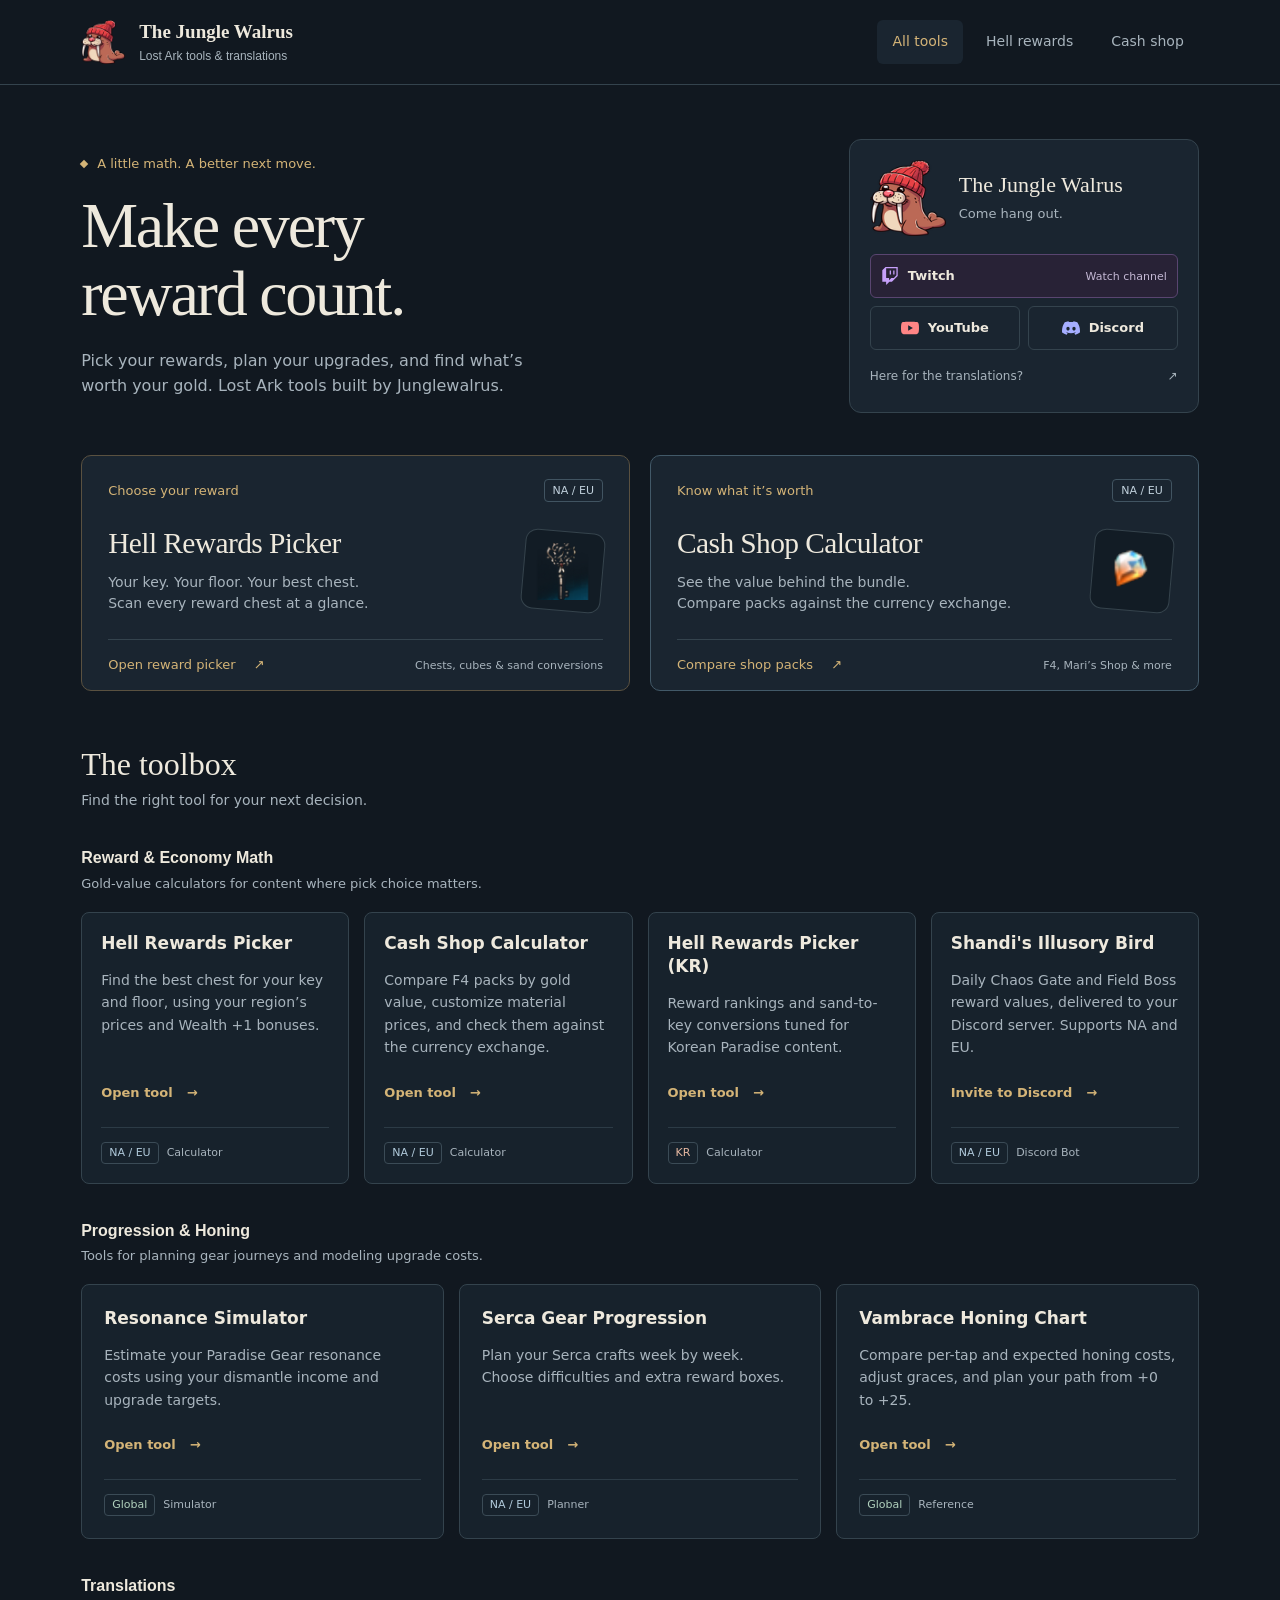
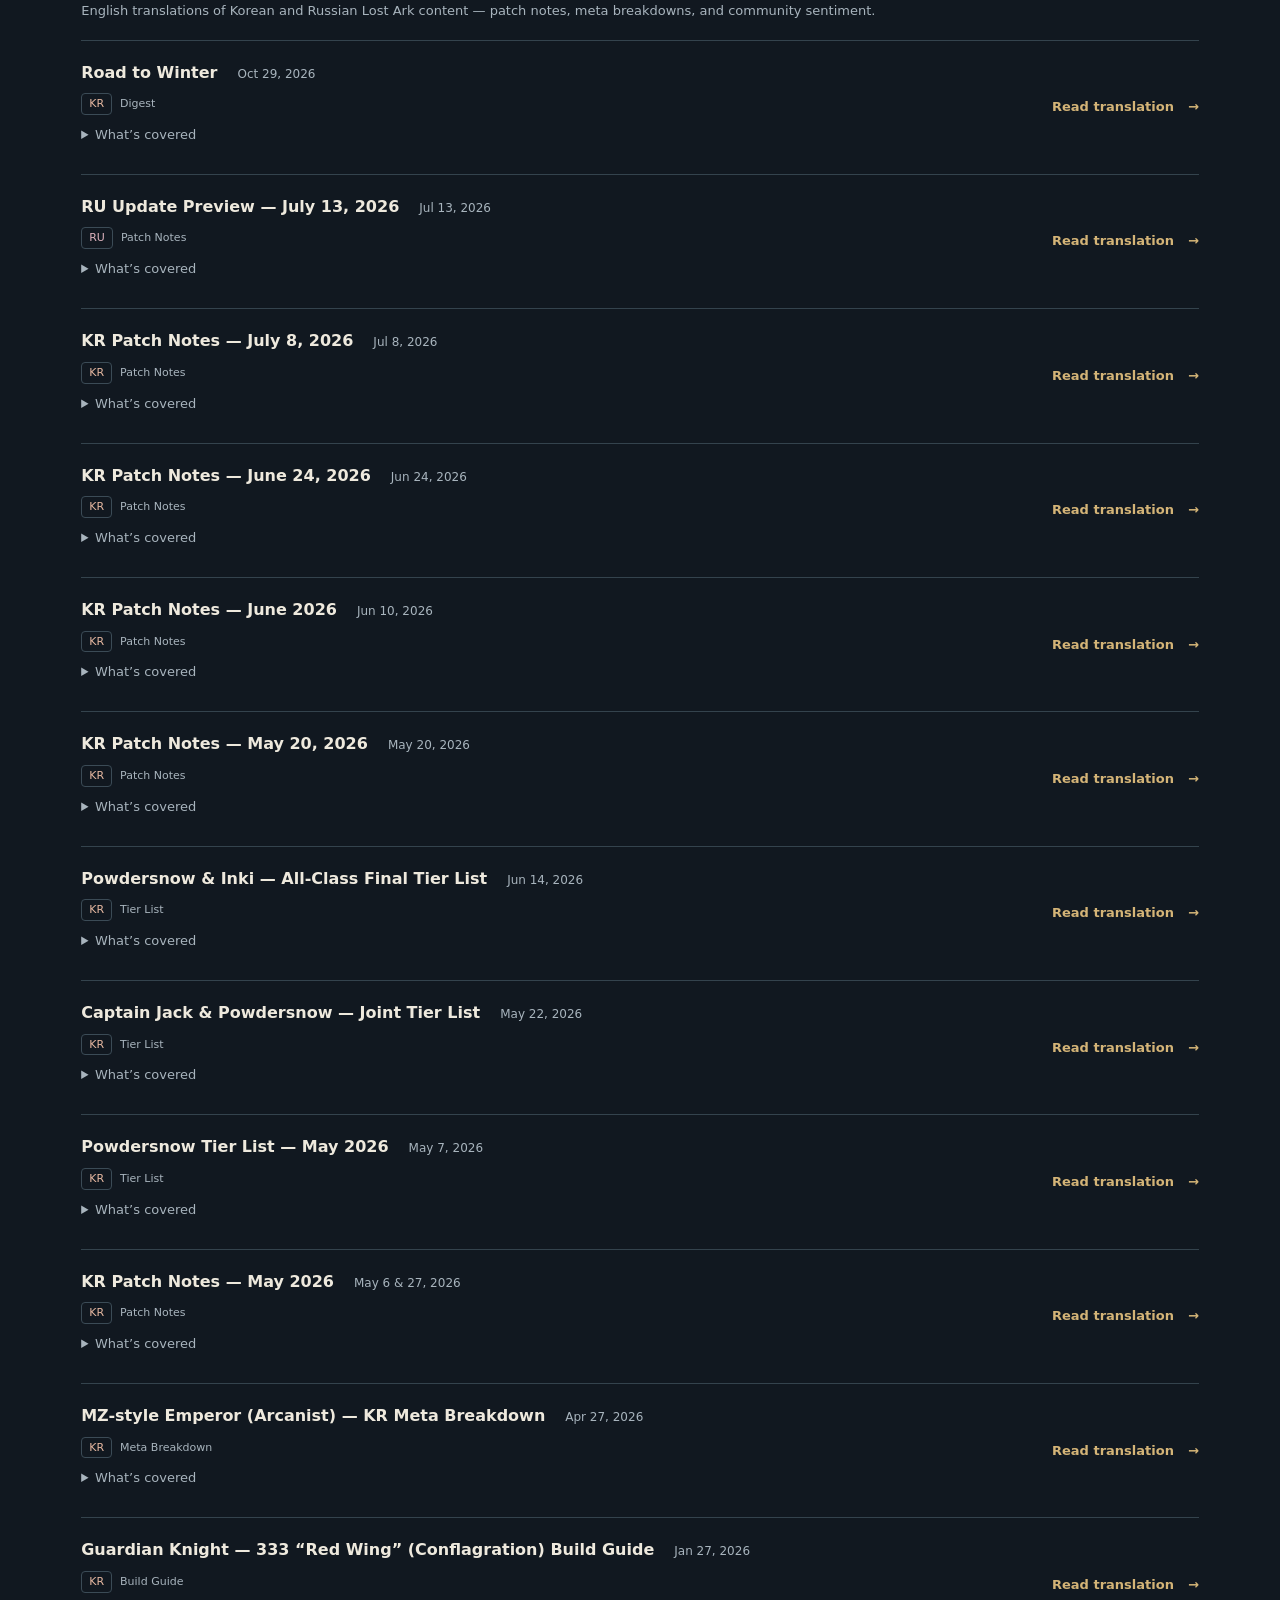
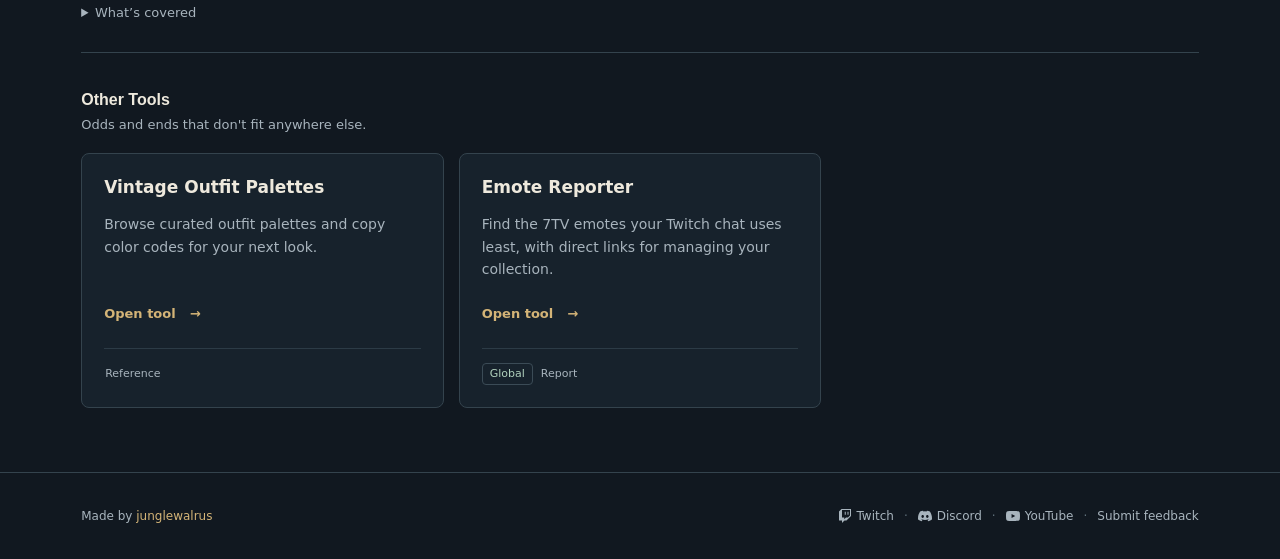
<file: index.html>
<!doctype html>
<html lang="en">
<head>
  <meta charset="utf-8">
  <meta name="viewport" content="width=device-width,initial-scale=1">
  <title>Junglewalrus — Lost Ark Tools & Translations</title>
<!-- Google tag (gtag.js) -->
<script async src="https://www.googletagmanager.com/gtag/js?id=G-GQ3Q45Y3EM"></script>
<script>
  window.dataLayer = window.dataLayer || [];
  function gtag(){dataLayer.push(arguments);}
  gtag('js', new Date());
  gtag('config', 'G-GQ3Q45Y3EM');
</script>
<!-- Microsoft Clarity -->
<script type="text/javascript">
    (function(c,l,a,r,i,t,y){
        c[a]=c[a]||function(){(c[a].q=c[a].q||[]).push(arguments)};
        t=l.createElement(r);t.async=1;t.src="https://www.clarity.ms/tag/"+i;
        y=l.getElementsByTagName(r)[0];y.parentNode.insertBefore(t,y);
    })(window, document, "clarity", "script", "x81652kopk");
</script>
  <meta name="description" content="Calculators, planners, and English translations of Korean Lost Ark content by Junglewalrus.">

  <meta property="og:title" content="Junglewalrus — Lost Ark Tools & Translations">
  <meta property="og:description" content="Calculators, planners, and English translations of Korean Lost Ark content.">
  <meta property="og:url" content="https://thejunglewalrus.github.io/">
  <meta property="og:image" content="https://thejunglewalrus.github.io/og-image.png">
  <meta property="og:type" content="website">
  <meta name="twitter:card" content="summary_large_image">

  <link rel="icon" href="favicon.svg" type="image/svg+xml">
  <link rel="stylesheet" href="styles.css">
  <script src="hub.js" defer></script>
  <script src="social-status.js" defer></script>
</head>
<body>

<a class="skip-link" href="#directory">Skip to tools</a>
<header class="site-header">
  <div class="header-inner">
    <a class="brand" href="./" aria-label="The Jungle Walrus home"><img src="walrus.png" width="44" height="44" alt=""><span>The Jungle Walrus<small>Lost Ark tools &amp; translations</small></span></a>
    <nav class="tool-nav" aria-label="Main navigation">
      <a href="#directory" aria-current="page">All tools</a>
      <a href="https://thejunglewalrus.github.io/hell-rewards-picker/">Hell rewards</a>
      <a href="https://thejunglewalrus.github.io/lostark-cash-shop-value/">Cash shop</a>
    </nav>
  </div>
</header>
<div class="hero">
  <div class="hero-copy">
    <p class="hero-kicker"><span class="small-diamond" aria-hidden="true"></span> A little math. A better next move.</p>
    <h1>Make every<br>reward count.</h1>
    <p class="tagline">Pick your rewards, plan your upgrades, and find what’s worth your gold. Lost Ark tools built by Junglewalrus.</p>
  </div>
  <aside class="social-badge" aria-labelledby="social-name">
    <div class="social-identity">
      <img src="walrus.png" width="76" height="76" alt="" class="social-walrus">
      <div><h2 id="social-name">The Jungle Walrus</h2><p>Come hang out.</p></div>
    </div>
    <nav class="social-links" aria-label="Follow The Jungle Walrus">
      <a class="social-link social-twitch" href="https://www.twitch.tv/thejunglewalrus">
        <svg viewBox="0 0 24 24" fill="currentColor" aria-hidden="true"><path d="M11.571 4.714h1.715v5.143H11.57zm4.715 0H18v5.143h-1.714zM6 0L1.714 4.286v15.428h5.143V24l4.286-4.286h3.428L22.286 12V0zm14.571 11.143l-3.428 3.428h-3.429l-3 3v-3H6.857V1.714h13.714z"/></svg>
        <span>Twitch</span>
        <span class="twitch-status" id="twitch-status" role="status" aria-live="polite" aria-atomic="true">Watch channel</span>
      </a>
      <a class="social-link social-youtube" href="https://www.youtube.com/@thejunglewalrus">
        <svg viewBox="0 0 24 24" fill="currentColor" aria-hidden="true"><path d="M23.498 6.186a3.016 3.016 0 0 0-2.122-2.136C19.505 3.545 12 3.545 12 3.545s-7.505 0-9.378.505A3.017 3.017 0 0 0 .502 6.186C0 8.07 0 12 0 12s0 3.93.502 5.814a3.016 3.016 0 0 0 2.12 2.136c1.873.505 9.378.505 9.378.505s7.505 0 9.378-.505a3.015 3.015 0 0 0 2.122-2.136C24 15.93 24 12 24 12s0-3.93-.502-5.814zM9.545 15.568V8.432L15.818 12l-6.273 3.568z"/></svg>
        YouTube
      </a>
      <a class="social-link social-discord" href="https://discord.gg/area-chat">
        <svg viewBox="0 0 24 24" fill="currentColor" aria-hidden="true"><path d="M20.317 4.37a19.791 19.791 0 0 0-4.885-1.515.074.074 0 0 0-.079.037c-.21.375-.444.864-.608 1.25a18.27 18.27 0 0 0-5.487 0 12.64 12.64 0 0 0-.617-1.25.077.077 0 0 0-.079-.037A19.736 19.736 0 0 0 3.677 4.37a.07.07 0 0 0-.032.027C.533 9.046-.32 13.58.099 18.057a.082.082 0 0 0 .031.057 19.9 19.9 0 0 0 5.993 3.03.078.078 0 0 0 .084-.028 14.09 14.09 0 0 0 1.226-1.994.076.076 0 0 0-.041-.106 13.107 13.107 0 0 1-1.872-.892.077.077 0 0 1-.008-.128 10.2 10.2 0 0 0 .372-.292.074.074 0 0 1 .077-.01c3.928 1.793 8.18 1.793 12.062 0a.074.074 0 0 1 .078.01c.12.098.246.198.373.292a.077.077 0 0 1-.006.127 12.299 12.299 0 0 1-1.873.892.077.077 0 0 0-.041.107c.36.698.772 1.362 1.225 1.993a.076.076 0 0 0 .084.028 19.839 19.839 0 0 0 6.002-3.03.077.077 0 0 0 .032-.054c.5-5.177-.838-9.674-3.549-13.66a.061.061 0 0 0-.031-.03zM8.02 15.33c-1.183 0-2.157-1.085-2.157-2.419 0-1.333.956-2.419 2.157-2.419 1.21 0 2.176 1.096 2.157 2.42 0 1.333-.956 2.418-2.157 2.418zm7.975 0c-1.183 0-2.157-1.085-2.157-2.419 0-1.333.955-2.419 2.157-2.419 1.21 0 2.176 1.096 2.157 2.42 0 1.333-.946 2.418-2.157 2.418z"/></svg>
        Discord
      </a>
    </nav>
    <a class="social-translations" href="#translations">Here for the translations? <span aria-hidden="true">↗</span></a>
  </aside>
</div>
<div class="featured-tools" aria-label="Featured calculators">
  <a class="featured-tool hell-feature" href="https://thejunglewalrus.github.io/hell-rewards-picker/">
    <div class="featured-top"><span class="feature-category">Choose your reward</span><span class="region-label">NA / EU</span></div>
    <div class="featured-main"><div><h2>Hell Rewards Picker</h2><p>Your key. Your floor. Your best chest.<br>Scan every reward chest at a glance.</p></div><div class="feature-art"><img src="assets/hell-key.png?v=2" width="64" height="64" alt=""></div></div>
    <div class="featured-bottom"><span>Open reward picker <span aria-hidden="true">↗</span></span><span class="feature-detail">Chests, cubes &amp; sand conversions</span></div>
  </a>
  <a class="featured-tool shop-feature" href="https://thejunglewalrus.github.io/lostark-cash-shop-value/">
    <div class="featured-top"><span class="feature-category">Know what it’s worth</span><span class="region-label">NA / EU</span></div>
    <div class="featured-main"><div><h2>Cash Shop Calculator</h2><p>See the value behind the bundle.<br>Compare packs against the currency exchange.</p></div><div class="feature-art"><img src="assets/royal-crystal.png" width="64" height="64" alt=""></div></div>
    <div class="featured-bottom"><span>Compare shop packs <span aria-hidden="true">↗</span></span><span class="feature-detail">F4, Mari’s Shop &amp; more</span></div>
  </a>
</div>

<main id="directory">
  <div class="directory-heading"><div><h2>The toolbox</h2><p>Find the right tool for your next decision.</p></div><span id="result-count" class="result-count" role="status" aria-live="polite"></span></div>
  <div class="directory-controls" id="directory-controls" hidden>
    <div class="search-wrap"><svg viewBox="0 0 24 24" aria-hidden="true"><circle cx="10.5" cy="10.5" r="6.5"/><path d="m16 16 5 5"/></svg><label class="sr-only" for="tool-search">Search tools and translations</label><input id="tool-search" type="search" placeholder="Search tools, materials, or patch notes…" autocomplete="off"></div>
    <div class="filter-row"><div class="category-filters" role="group" aria-label="Filter by category"><button type="button" data-category="all" aria-pressed="true">Everything</button><button type="button" data-category="tools" aria-pressed="false">Calculators &amp; tools</button><button type="button" data-category="translations" aria-pressed="false">Translations</button></div><label class="region-filter" for="region-filter">Region <select id="region-filter"><option value="all">All regions</option><option value="na-eu">NA / EU</option><option value="kr">Korea</option><option value="ru">Russia</option><option value="global">Global</option></select></label></div>
  </div>
  <div class="empty-state" id="empty-state" hidden><h3>No matches this time.</h3><p>Try another search or reset the filters to see everything.</p><button type="button" id="reset-filters">Reset filters</button></div>

  <section id="economy">
    <h2>Reward &amp; Economy Math</h2>
    <p class="section-blurb">Gold-value calculators for content where pick choice matters.</p>
    <div class="card-grid">

      <article class="card" data-mine="true" data-region="na-eu" data-kind="calculator">
        <h3>Hell Rewards Picker</h3>
        <p class="blurb">Find the best chest for your key and floor, using your region’s prices and Wealth +1 bonuses.</p>
        <div class="cta-row">
          <a class="btn-primary" href="https://thejunglewalrus.github.io/hell-rewards-picker/">
            Open tool <span aria-hidden="true">&rarr;</span>
          </a>
        </div>
        <footer class="card-meta">
          <span class="pill pill-region pill-naeu">NA / EU</span>
          <span class="pill pill-kind">Calculator</span>
        </footer>
      </article>

      <article class="card" data-mine="true" data-region="na-eu" data-kind="calculator">
        <h3>Cash Shop Calculator</h3>
        <p class="blurb">Compare F4 packs by gold value, customize material prices, and check them against the currency exchange.</p>
        <div class="cta-row">
          <a class="btn-primary" href="https://thejunglewalrus.github.io/lostark-cash-shop-value/">
            Open tool <span aria-hidden="true">&rarr;</span>
          </a>
        </div>
        <footer class="card-meta">
          <span class="pill pill-region pill-naeu">NA / EU</span>
          <span class="pill pill-kind">Calculator</span>
        </footer>
      </article>

      <article class="card" data-mine="true" data-region="kr" data-kind="calculator">
        <h3>Hell Rewards Picker (KR)</h3>
        <p class="blurb">Reward rankings and sand-to-key conversions tuned for Korean Paradise content.</p>
        <div class="cta-row">
          <a class="btn-primary" href="https://thejunglewalrus.github.io/hell-rewards-picker-kr/">
            Open tool <span aria-hidden="true">&rarr;</span>
          </a>
        </div>
        <footer class="card-meta">
          <span class="pill pill-region pill-kr">KR</span>
          <span class="pill pill-kind">Calculator</span>
        </footer>
      </article>

      <article class="card" data-mine="true" data-region="na-eu" data-kind="discord-bot">
        <h3>Shandi's Illusory Bird</h3>
        <p class="blurb">Daily Chaos Gate and Field Boss reward values, delivered to your Discord server. Supports NA and EU.</p>
        <div class="cta-row">
          <a class="btn-primary" href="https://discord.com/oauth2/authorize?client_id=1505045486044708904&amp;permissions=536890368&amp;scope=bot+applications.commands">
            Invite to Discord <span aria-hidden="true">&rarr;</span>
          </a>
        </div>
        <footer class="card-meta">
          <span class="pill pill-region pill-naeu">NA / EU</span>
          <span class="pill pill-kind">Discord Bot</span>
        </footer>
      </article>

    </div>
  </section>

  <section id="progression">
    <h2>Progression &amp; Honing</h2>
    <p class="section-blurb">Tools for planning gear journeys and modeling upgrade costs.</p>
    <div class="card-grid">

      <article class="card" data-mine="true" data-region="global" data-kind="sim">
        <h3>Resonance Simulator</h3>
        <p class="blurb">Estimate your Paradise Gear resonance costs using your dismantle income and upgrade targets.</p>
        <div class="cta-row">
          <a class="btn-primary" href="https://thejunglewalrus.github.io/resonance-sim/">
            Open tool <span aria-hidden="true">&rarr;</span>
          </a>
        </div>
        <footer class="card-meta">
          <span class="pill pill-region pill-global">Global</span>
          <span class="pill pill-kind">Simulator</span>
        </footer>
      </article>

      <article class="card" data-mine="true" data-region="na-eu" data-kind="planner">
        <h3>Serca Gear Progression</h3>
        <p class="blurb">Plan your Serca crafts week by week. Choose difficulties and extra reward boxes.</p>
        <div class="cta-row">
          <a class="btn-primary" href="https://thejunglewalrus.github.io/serca-gear-progression/">
            Open tool <span aria-hidden="true">&rarr;</span>
          </a>
        </div>
        <footer class="card-meta">
          <span class="pill pill-region pill-naeu">NA / EU</span>
          <span class="pill pill-kind">Planner</span>
        </footer>
      </article>

      <article class="card" data-mine="true" data-region="global" data-kind="reference">
        <h3>Vambrace Honing Chart</h3>
        <p class="blurb">Compare per-tap and expected honing costs, adjust graces, and plan your path from +0 to +25.</p>
        <div class="cta-row">
          <a class="btn-primary" href="https://thejunglewalrus.github.io/vambrace-honing/">
            Open tool <span aria-hidden="true">&rarr;</span>
          </a>
        </div>
        <footer class="card-meta">
          <span class="pill pill-region pill-global">Global</span>
          <span class="pill pill-kind">Reference</span>
        </footer>
      </article>

    </div>
  </section>

  <section id="translations">
    <h2>Translations</h2>
    <p class="section-blurb">English translations of Korean and Russian Lost Ark content &mdash; patch notes, meta breakdowns, and community sentiment.</p>

    <div class="card-grid translation-grid-a">

      <article class="card translation-card" data-region="kr" data-kind="digest">
        <div class="t-header">
          <h4 class="t-title">Road to Winter</h4>
          <time class="t-date" datetime="2026-10-29">Oct 29, 2026</time>
        </div>
        <details class="translation-summary"><summary>What’s covered</summary><p class="blurb">
          Every promise from the Oct 29 Korean broadcast, by the date it's due.
        </p></details>
        <div class="cta-row">
          <a class="btn-primary" href="https://thejunglewalrus.github.io/road-to-winter/">
            Read translation <span aria-hidden="true">&rarr;</span>
          </a>
        </div>
        <footer class="card-meta">
          <span class="pill pill-region pill-kr">KR</span>
          <span class="pill pill-kind">Digest</span>
        </footer>
      </article>

      <article class="card translation-card" data-region="ru" data-kind="patch-notes">
        <div class="t-header">
          <h4 class="t-title">RU Update Preview &mdash; July 13, 2026</h4>
          <time class="t-date" datetime="2026-07-13">Jul 13, 2026</time>
        </div>
        <details class="translation-summary"><summary>What’s covered</summary><p class="blurb">
          English translation of a lostark.ru (VK Play) preview article for
          the upcoming "Summer Triumph" update: <strong>Paradise
          Season 4</strong> (new Insignia/Title/Banner rewards, new Season 4
          spheres, and a new Paradise Hell floor-descent mechanic every 10
          floors) plus the new <strong>Summer Fireworks Island</strong> event
          in the Kratos Sea. Sourced from the Russian client rather than
          Korean or Western &mdash; direct translation only, no commentary.
        </p></details>
        <div class="cta-row">
          <a class="btn-primary" href="https://thejunglewalrus.github.io/ru-patch-july-13-2026/patch-2026-07-13.html">
            Read translation <span aria-hidden="true">&rarr;</span>
          </a>
        </div>
        <footer class="card-meta">
          <span class="pill pill-region pill-ru">RU</span>
          <span class="pill pill-kind">Patch Notes</span>
        </footer>
      </article>

      <article class="card translation-card" data-region="kr" data-kind="patch-notes">
        <div class="t-header">
          <h4 class="t-title">KR Patch Notes &mdash; July 8, 2026</h4>
          <time class="t-date" datetime="2026-07-08">Jul 8, 2026</time>
        </div>
        <details class="translation-summary"><summary>What’s covered</summary><p class="blurb">
          Full English translation of Smilegate's July 8 update (Notice
          #13484) combined with its three linked companion pages into one
          scrollable digest: the new <strong>Chronomancer</strong> class
          launch (the Western-revealed name for 차원술사, distinct from the KR
          promo art's own "Dimension Master" wordmark) with its exclusive
          jumping ticket, Accelerated Growth event and full reward table, new
          Ark Passive-based card deck presets for support classes, plus the
          two Summer cash-shop packages &mdash; Chronomancer Open Avatar and
          the Deep Wave swimwear line. Direct translation only &mdash; no
          commentary.
        </p></details>
        <div class="cta-row">
          <a class="btn-primary" href="https://thejunglewalrus.github.io/kr-patch-july-8-2026/patch-2026-07-08.html">
            Read translation <span aria-hidden="true">&rarr;</span>
          </a>
        </div>
        <footer class="card-meta">
          <span class="pill pill-region pill-kr">KR</span>
          <span class="pill pill-kind">Patch Notes</span>
        </footer>
      </article>

      <article class="card translation-card" data-region="kr" data-kind="patch-notes">
        <div class="t-header">
          <h4 class="t-title">KR Patch Notes &mdash; June 24, 2026</h4>
          <time class="t-date" datetime="2026-06-24">Jun 24, 2026</time>
        </div>
        <details class="translation-summary"><summary>What’s covered</summary><p class="blurb">
          Full English translation of Smilegate's June 24 update (Notice
          #13472): the 2026 Summer Festa (Maharaka Summer Camp, Mokoko Base
          Camp, Wagle-Wagle Water Festival, Ark Pass, PC Bang), Shadow Raid
          Matching Mode and endgame Single Mode, the complete Soulfist rework
          plus a ~20-class balance pass, the Tier 3&rarr;Tier 4 growth
          overhaul, and Ark Grid gem auto-equip/dismantle. Notice art is
          localized in place. Direct translation only &mdash; no commentary.
        </p></details>
        <div class="cta-row">
          <a class="btn-primary" href="https://thejunglewalrus.github.io/kr-patch-june-24-2026/patch-2026-06-24.html">
            Read translation <span aria-hidden="true">&rarr;</span>
          </a>
        </div>
        <footer class="card-meta">
          <span class="pill pill-region pill-kr">KR</span>
          <span class="pill pill-kind">Patch Notes</span>
        </footer>
      </article>

      <article class="card translation-card" data-region="kr" data-kind="patch-notes">
        <div class="t-header">
          <h4 class="t-title">KR Patch Notes &mdash; June 2026</h4>
          <time class="t-date" datetime="2026-06-10">Jun 10, 2026</time>
        </div>
        <details class="translation-summary"><summary>What’s covered</summary><p class="blurb">
          English translations of Smilegate's June 2026 KR notices, starting
          with the June 10 advance notice for the 6/24 update: Akkan gear
          leaves normal honing (Tier 4 honing starts at the Resolution of
          Fate set), the North Kurzan world quest now grants a full item
          level 1640 gear set, Oreha Trade Skill material drops retire, and
          Advanced Honing Tempering materials get cheaper. Direct
          translation only &mdash; no commentary.
        </p></details>
        <div class="cta-row">
          <a class="btn-primary" href="https://thejunglewalrus.github.io/KR-patch-june-2026/">
            Read translation <span aria-hidden="true">&rarr;</span>
          </a>
        </div>
        <footer class="card-meta">
          <span class="pill pill-region pill-kr">KR</span>
          <span class="pill pill-kind">Patch Notes</span>
        </footer>
      </article>

      <article class="card translation-card" data-region="kr" data-kind="patch-notes">
        <div class="t-header">
          <h4 class="t-title">KR Patch Notes &mdash; May 20, 2026</h4>
          <time class="t-date" datetime="2026-05-20">May 20, 2026</time>
        </div>
        <details class="translation-summary"><summary>What’s covered</summary><p class="blurb">
          Full English translation of Smilegate's May 20 KR patch notice.
          Covers the start of Paradise Season 3 (with the reworked Legacy
          Resonance system), the new Kazeros Raid Act 2 Extreme, the 2026
          Avatar Contest finals vote, and the complete improvements &amp;
          bug-fix list. Direct translation only &mdash; no commentary.
        </p></details>
        <div class="cta-row">
          <a class="btn-primary" href="https://thejunglewalrus.github.io/kr-patch-may-20-2026/">
            Read translation <span aria-hidden="true">&rarr;</span>
          </a>
        </div>
        <footer class="card-meta">
          <span class="pill pill-region pill-kr">KR</span>
          <span class="pill pill-kind">Patch Notes</span>
        </footer>
      </article>

      <article class="card translation-card" data-region="kr" data-kind="tier-list">
        <div class="t-header">
          <h4 class="t-title">Powdersnow &amp; Inki &mdash; All-Class Final Tier List</h4>
          <time class="t-date" datetime="2026-06-14">Jun 14, 2026</time>
        </div>
        <details class="translation-summary"><summary>What’s covered</summary><p class="blurb">
          English translation of the joint KR Lost Ark <em>all-class final tier list</em>
          by Powdersnow (Kazeros The Third) and GamingInki, built live as a 10-hour offline
          collab on Inki&rsquo;s channel. Covers every class &times; both Ark Passive enlightenments
          &mdash; <b>29&nbsp;classes &times; 2 builds = 58 entries</b>, each chip rendered with the
          in-game Ark Passive build icon. Includes a full slang decoder for this OP&rsquo;s
          idiosyncratic shorthand (스카 = Machinist <em>or</em> Striker, 블래 = Artillerist
          <em>or</em> Deathblade) and a 12-hour bilingual transcript of the entire collab.
        </p></details>
        <div class="cta-row">
          <a class="btn-primary" href="https://thejunglewalrus.github.io/powdersnow-inki-jun14-tierlist/">
            Read translation <span aria-hidden="true">&rarr;</span>
          </a>
        </div>
        <footer class="card-meta">
          <span class="pill pill-region pill-kr">KR</span>
          <span class="pill pill-kind">Tier List</span>
        </footer>
      </article>

      <article class="card translation-card" data-region="kr" data-kind="tier-list">
        <div class="t-header">
          <h4 class="t-title">Captain Jack &amp; Powdersnow &mdash; Joint Tier List</h4>
          <time class="t-date" datetime="2026-05-22">May 22, 2026</time>
        </div>
        <details class="translation-summary"><summary>What’s covered</summary><p class="blurb">
          English translation of the joint KR Lost Ark class tier list by Captain Jack
          (Thaemine The First &middot; Kazeros The Second) and Powdersnow (Kazeros The
          Third). Includes the new <em>thin wall</em> divider above A, the explicit
          <em>don&rsquo;t know</em> (몰라요) tier the two streamers reserved for builds
          they had no confident opinion on, and a full slang decoder backed by Loawa
          and the LPK game files.
        </p></details>
        <div class="cta-row">
          <a class="btn-primary" href="https://thejunglewalrus.github.io/captainjack-powdersnow-may22-tierlist/">
            Read translation <span aria-hidden="true">&rarr;</span>
          </a>
        </div>
        <footer class="card-meta">
          <span class="pill pill-region pill-kr">KR</span>
          <span class="pill pill-kind">Tier List</span>
        </footer>
      </article>

      <article class="card translation-card" data-region="kr" data-kind="tier-list">
        <div class="t-header">
          <h4 class="t-title">Powdersnow Tier List &mdash; May 2026</h4>
          <time class="t-date" datetime="2026-05-07">May 7, 2026</time>
        </div>
        <details class="translation-summary"><summary>What’s covered</summary><p class="blurb">
          English translation of Korean streamer Powdersnow's (눈가루) completed
          May 2026 tier list, originally posted to Inven. Overlays sit on top of
          the source screenshots so every Korean class-slang nickname is shown
          alongside its English class + identity engraving, with a full
          KR-slang &rarr; English decoder at the bottom.
        </p></details>
        <div class="cta-row">
          <a class="btn-primary" href="https://thejunglewalrus.github.io/powdersnow-may-tierlist/">
            Read translation <span aria-hidden="true">&rarr;</span>
          </a>
        </div>
        <footer class="card-meta">
          <span class="pill pill-region pill-kr">KR</span>
          <span class="pill pill-kind">Tier List</span>
        </footer>
      </article>

      <article class="card translation-card" data-region="kr" data-kind="patch-notes">
        <div class="t-header">
          <h4 class="t-title">KR Patch Notes &mdash; May 2026</h4>
          <time class="t-date" datetime="2026-05-27">May 6 &amp; 27, 2026</time>
        </div>
        <details class="translation-summary"><summary>What’s covered</summary><p class="blurb">
          Full English translations of Smilegate's May KR patch notices.
          May 6: Paradise Season 2's wind-down, the 2026 Avatar Contest event
          (with an in-place poster translation), Combat / Skills tuning, and
          Sound changes. May 27: Just Guard tuning, Combat Analyzer DoT fix,
          Kazeros Act 2 / Final Act bugfixes, and Coin of Courage
          end-of-service. Direct translation only &mdash; no commentary.
        </p></details>
        <div class="cta-row">
          <a class="btn-primary" href="https://thejunglewalrus.github.io/KR-patch-may-2026/">
            Read translation <span aria-hidden="true">&rarr;</span>
          </a>
        </div>
        <footer class="card-meta">
          <span class="pill pill-region pill-kr">KR</span>
          <span class="pill pill-kind">Patch Notes</span>
        </footer>
      </article>

      <article class="card translation-card" data-region="kr" data-kind="meta-breakdown">
        <div class="t-header">
          <h4 class="t-title">MZ-style Emperor (Arcanist) &mdash; KR Meta Breakdown</h4>
          <time class="t-date" datetime="2026-04-27">Apr 27, 2026</time>
        </div>
        <details class="translation-summary"><summary>What’s covered</summary><p class="blurb">
          Translated commentary on a Korean Lost Ark video breaking down the
          current "MZ-style" Emperor build for Arcanist. Walks through the
          KR community's read on tripod choices, gemming priorities, and
          how the build is performing in current KR Paradise content
          versus the older Empress style.
        </p></details>
        <div class="cta-row">
          <a class="btn-primary" href="https://thejunglewalrus.github.io/portia-arcana-video/">
            Read translation <span aria-hidden="true">&rarr;</span>
          </a>
        </div>
        <footer class="card-meta">
          <span class="pill pill-region pill-kr">KR</span>
          <span class="pill pill-kind">Meta Breakdown</span>
        </footer>
      </article>

      <article class="card translation-card" data-region="kr" data-kind="build-guide">
        <div class="t-header">
          <h4 class="t-title">Guardian Knight &mdash; 333 &ldquo;Red Wing&rdquo; (Conflagration) Build Guide</h4>
          <time class="t-date" datetime="2026-01-27">Jan 27, 2026</time>
        </div>
        <details class="translation-summary"><summary>What’s covered</summary><p class="blurb">
          English translation of a Korean Inven build guide for the Guardian
          Knight (Dreadful Roar) &ldquo;Red Wing&rdquo; Conflagration build.
          Covers the Incarnation / Emberless identity, engravings, Ark Grid
          cores, Ark Passive allocation, the full skill tree with tripods,
          runes &amp; gem priority, the four-part skill cycle, skill codes, and
          a strengths / weaknesses Q&amp;A. Skill names use the official
          in-client English localization. Direct translation only.
        </p></details>
        <div class="cta-row">
          <a class="btn-primary" href="https://thejunglewalrus.github.io/kr-guide-dread-333/">
            Read translation <span aria-hidden="true">&rarr;</span>
          </a>
        </div>
        <footer class="card-meta">
          <span class="pill pill-region pill-kr">KR</span>
          <span class="pill pill-kind">Build Guide</span>
        </footer>
      </article>

    </div>

  </section>

  <section id="misc">
    <h2>Other Tools</h2>
    <p class="section-blurb">Odds and ends that don't fit anywhere else.</p>
    <div class="card-grid">

      <article class="card" data-mine="true" data-kind="reference">
        <h3>Vintage Outfit Palettes</h3>
        <p class="blurb">Browse curated outfit palettes and copy color codes for your next look.</p>
        <div class="cta-row">
          <a class="btn-primary" href="https://thejunglewalrus.github.io/vintage-outfit-palettes/">
            Open tool <span aria-hidden="true">&rarr;</span>
          </a>
        </div>
        <footer class="card-meta">
          <span class="pill pill-kind">Reference</span>
        </footer>
      </article>

      <article class="card" data-mine="true" data-region="global" data-kind="report">
        <h3>Emote Reporter</h3>
        <p class="blurb">Find the 7TV emotes your Twitch chat uses least, with direct links for managing your collection.</p>
        <div class="cta-row">
          <a class="btn-primary" href="https://emotereporter.junglewalrus.com/">
            Open tool <span aria-hidden="true">&rarr;</span>
          </a>
        </div>
        <footer class="card-meta">
          <span class="pill pill-mine">Mine</span>
          <span class="pill pill-region pill-global">Global</span>
          <span class="pill pill-kind">Report</span>
        </footer>
      </article>

    </div>
  </section>

</main>

<footer class="site-footer">
  <div class="footer-inner">
    <p class="footer-credit">Made by <a href="https://www.twitch.tv/thejunglewalrus">junglewalrus</a></p>
    <nav class="footer-links" aria-label="Community links">
      <a href="https://www.twitch.tv/thejunglewalrus">
        <svg class="icon" viewBox="0 0 24 24" fill="currentColor" aria-hidden="true"><path d="M11.571 4.714h1.715v5.143H11.57zm4.715 0H18v5.143h-1.714zM6 0L1.714 4.286v15.428h5.143V24l4.286-4.286h3.428L22.286 12V0zm14.571 11.143l-3.428 3.428h-3.429l-3 3v-3H6.857V1.714h13.714z"/></svg>
        Twitch
      </a>
      <span class="dot">·</span>
      <a href="https://discord.gg/area-chat">
        <svg class="icon" viewBox="0 0 24 24" fill="currentColor" aria-hidden="true"><path d="M20.317 4.37a19.791 19.791 0 0 0-4.885-1.515.074.074 0 0 0-.079.037c-.21.375-.444.864-.608 1.25a18.27 18.27 0 0 0-5.487 0 12.64 12.64 0 0 0-.617-1.25.077.077 0 0 0-.079-.037A19.736 19.736 0 0 0 3.677 4.37a.07.07 0 0 0-.032.027C.533 9.046-.32 13.58.099 18.057a.082.082 0 0 0 .031.057 19.9 19.9 0 0 0 5.993 3.03.078.078 0 0 0 .084-.028 14.09 14.09 0 0 0 1.226-1.994.076.076 0 0 0-.041-.106 13.107 13.107 0 0 1-1.872-.892.077.077 0 0 1-.008-.128 10.2 10.2 0 0 0 .372-.292.074.074 0 0 1 .077-.01c3.928 1.793 8.18 1.793 12.062 0a.074.074 0 0 1 .078.01c.12.098.246.198.373.292a.077.077 0 0 1-.006.127 12.299 12.299 0 0 1-1.873.892.077.077 0 0 0-.041.107c.36.698.772 1.362 1.225 1.993a.076.076 0 0 0 .084.028 19.839 19.839 0 0 0 6.002-3.03.077.077 0 0 0 .032-.054c.5-5.177-.838-9.674-3.549-13.66a.061.061 0 0 0-.031-.03zM8.02 15.33c-1.183 0-2.157-1.085-2.157-2.419 0-1.333.956-2.419 2.157-2.419 1.21 0 2.176 1.096 2.157 2.42 0 1.333-.956 2.418-2.157 2.418zm7.975 0c-1.183 0-2.157-1.085-2.157-2.419 0-1.333.955-2.419 2.157-2.419 1.21 0 2.176 1.096 2.157 2.42 0 1.333-.946 2.418-2.157 2.418z"/></svg>
        Discord
      </a>
      <span class="dot">·</span>
      <a href="https://www.youtube.com/@thejunglewalrus">
        <svg class="icon" viewBox="0 0 24 24" fill="currentColor" aria-hidden="true"><path d="M23.498 6.186a3.016 3.016 0 0 0-2.122-2.136C19.505 3.545 12 3.545 12 3.545s-7.505 0-9.378.505A3.017 3.017 0 0 0 .502 6.186C0 8.07 0 12 0 12s0 3.93.502 5.814a3.016 3.016 0 0 0 2.12 2.136c1.873.505 9.378.505 9.378.505s7.505 0 9.378-.505a3.015 3.015 0 0 0 2.122-2.136C24 15.93 24 12 24 12s0-3.93-.502-5.814zM9.545 15.568V8.432L15.818 12l-6.273 3.568z"/></svg>
        YouTube
      </a>
      <span class="dot">·</span>
      <a href="https://github.com/thejunglewalrus/thejunglewalrus.github.io/issues/new">Submit feedback</a>
    </nav>
  </div>
</footer>

</body>
</html>
</file>
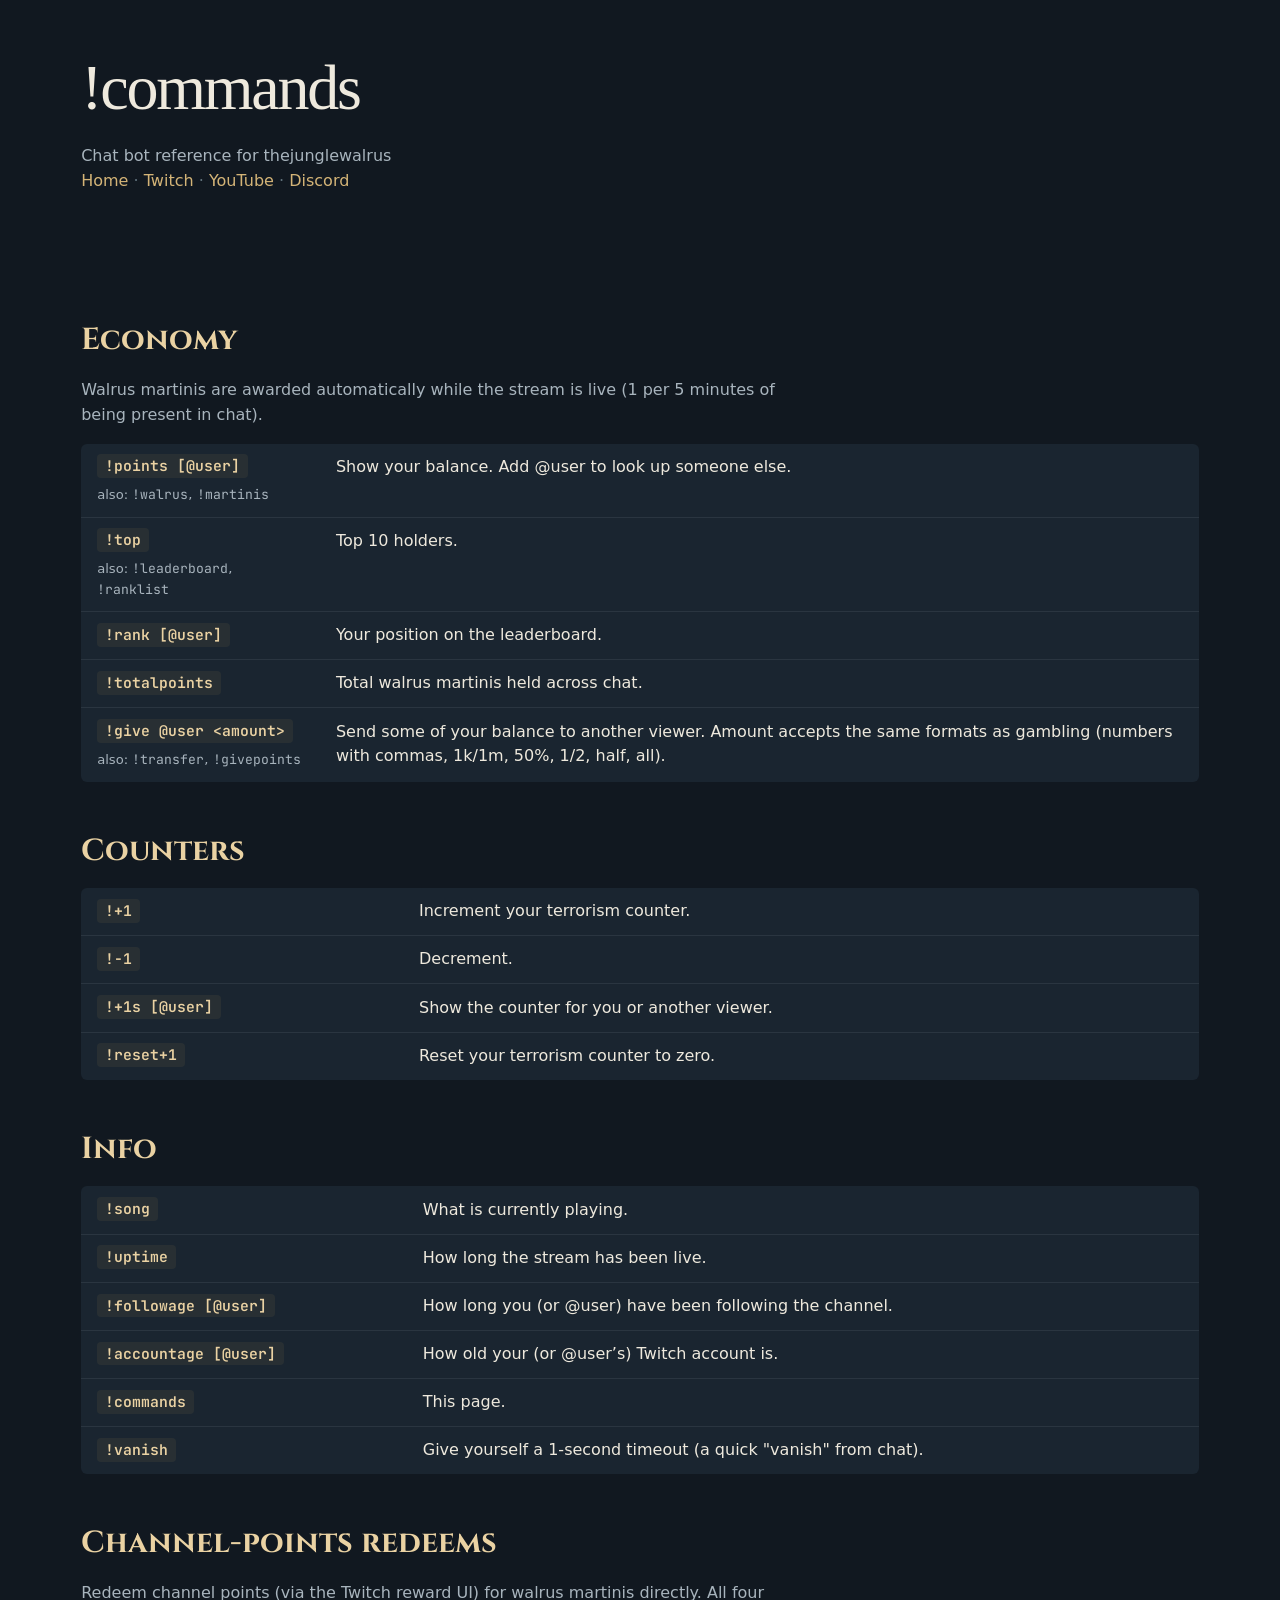
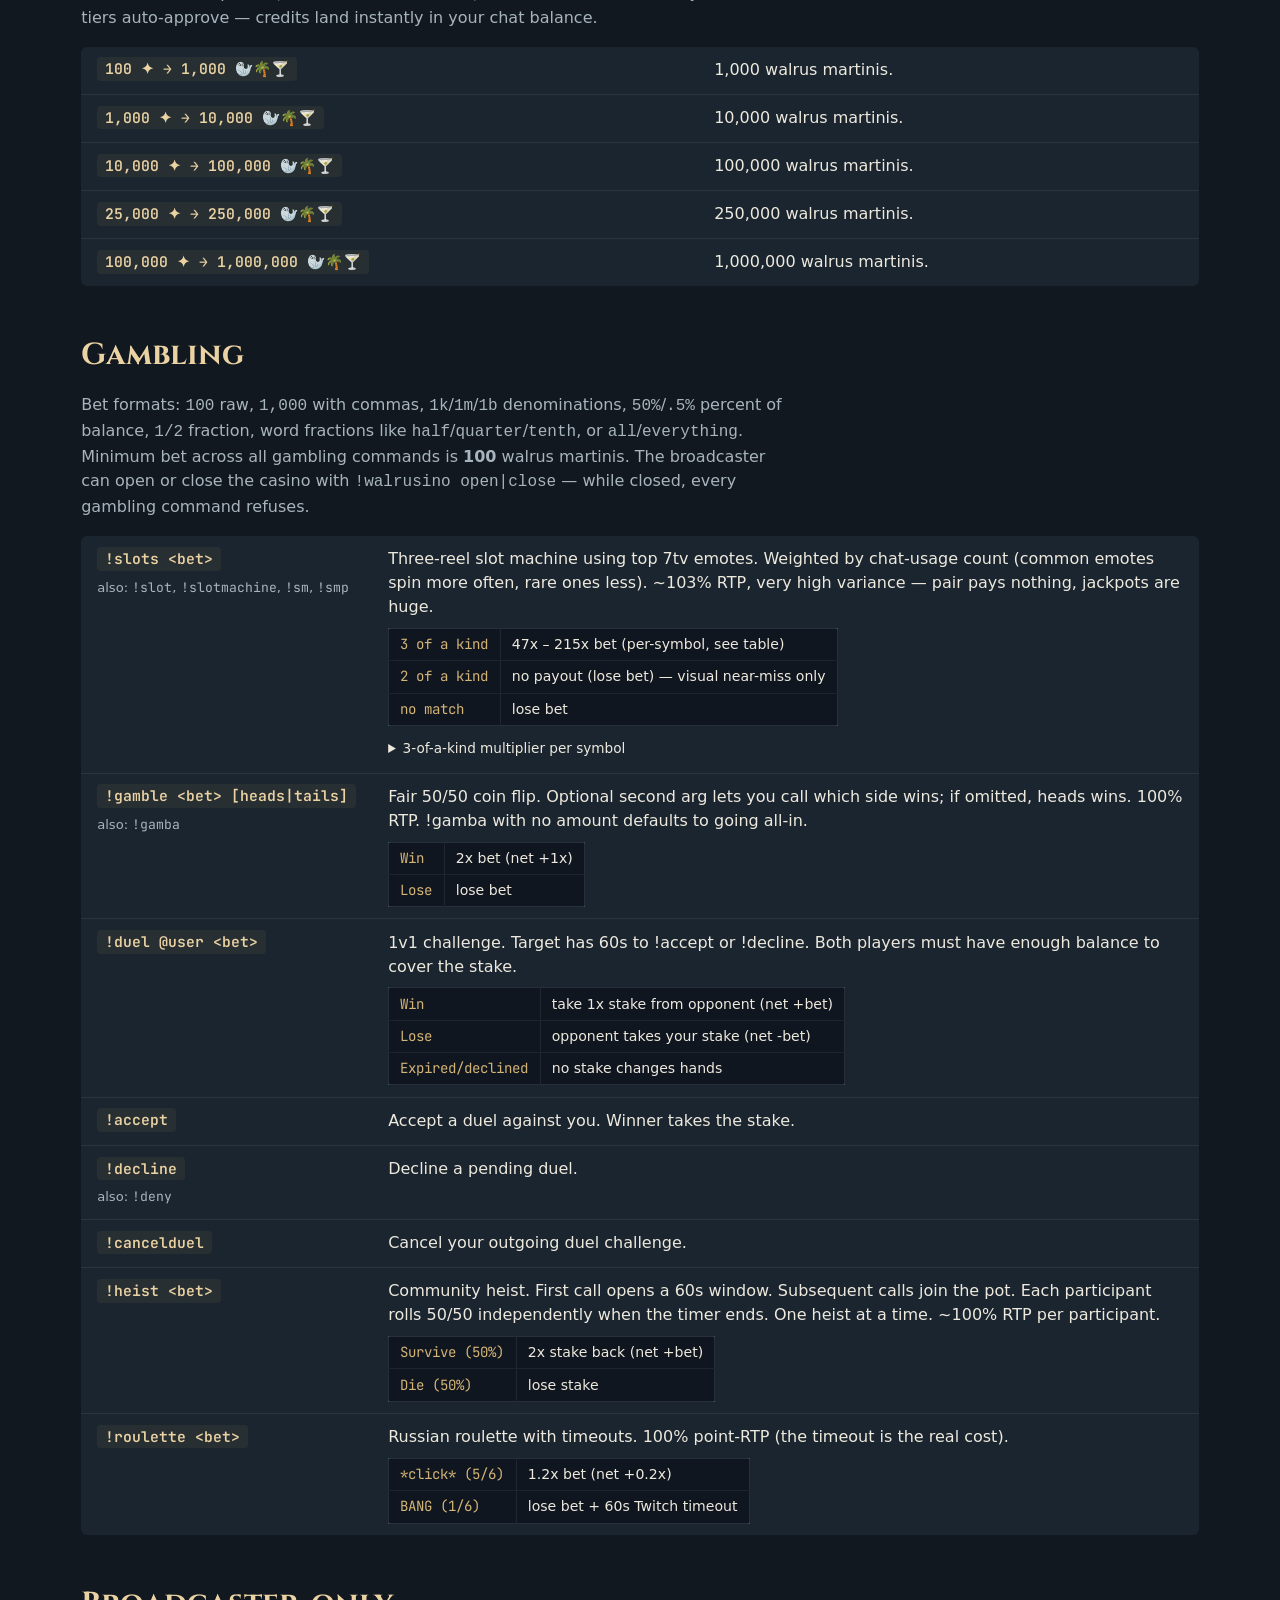
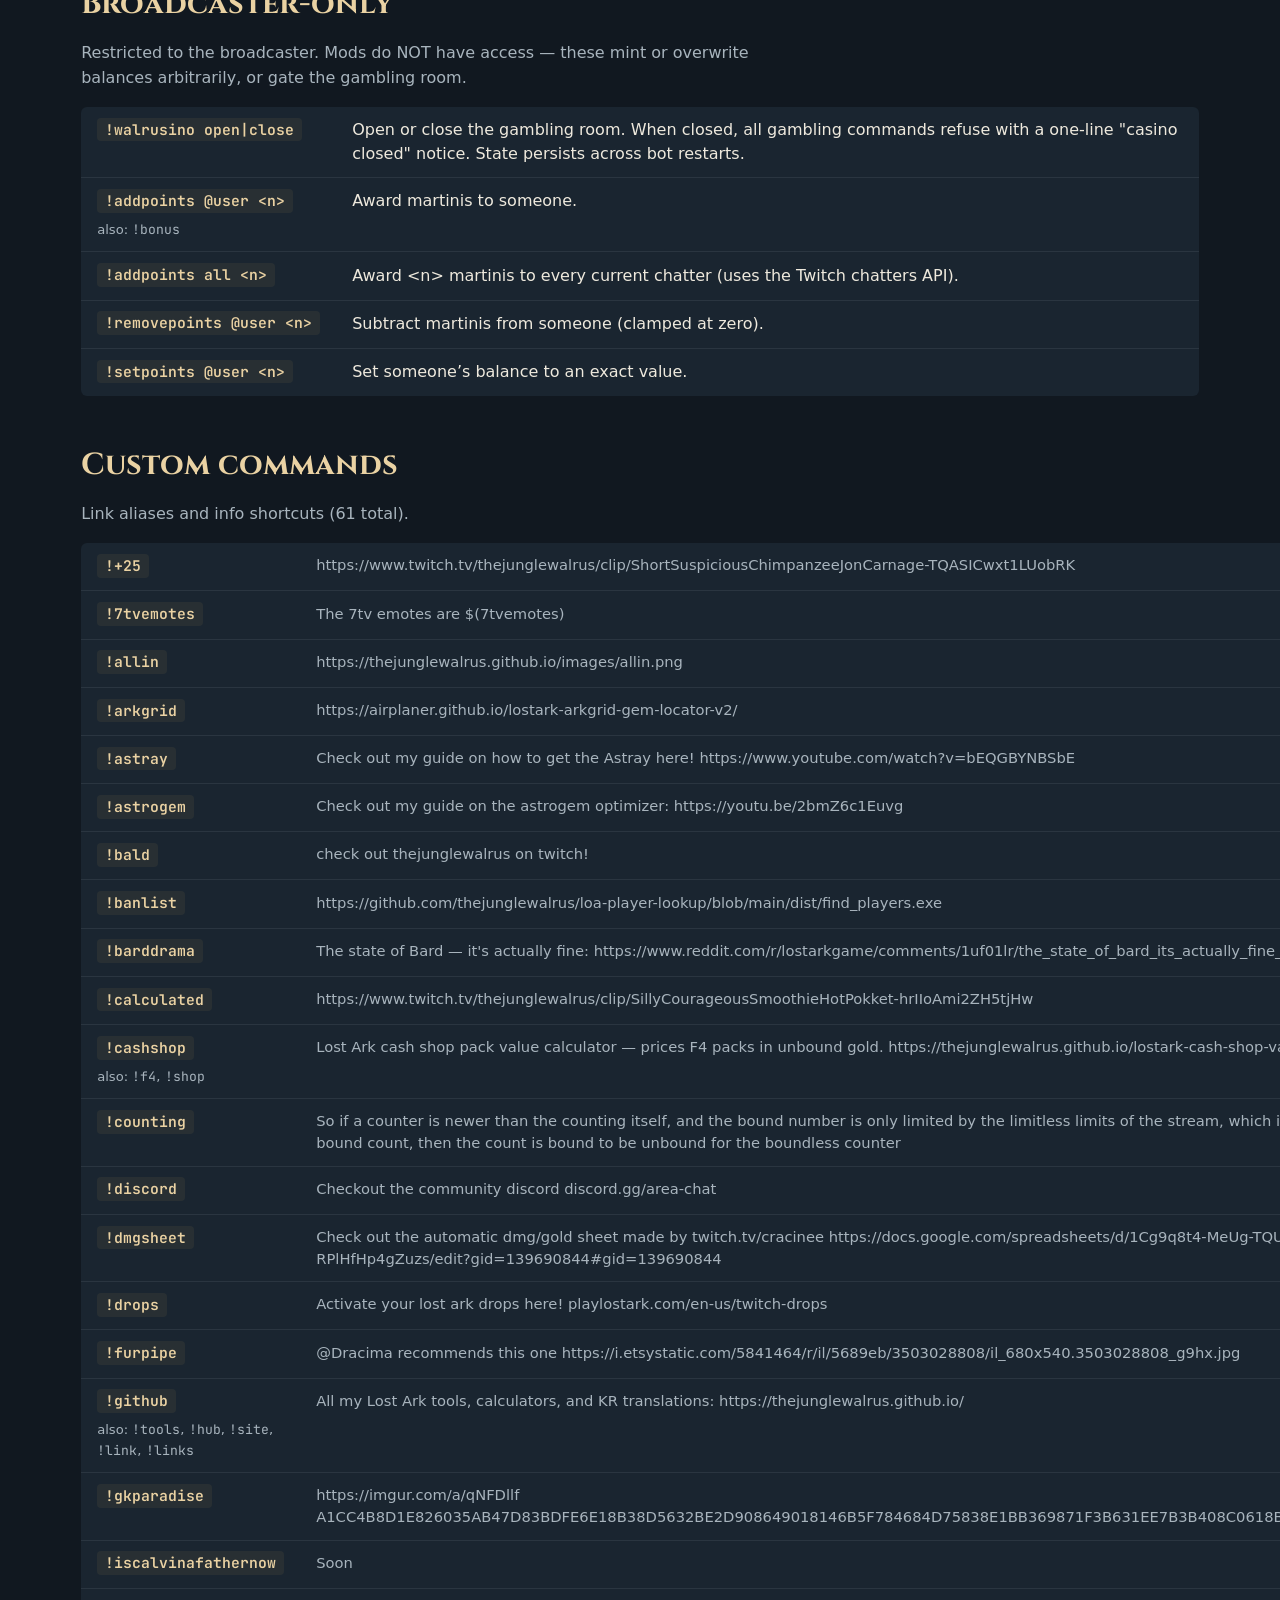
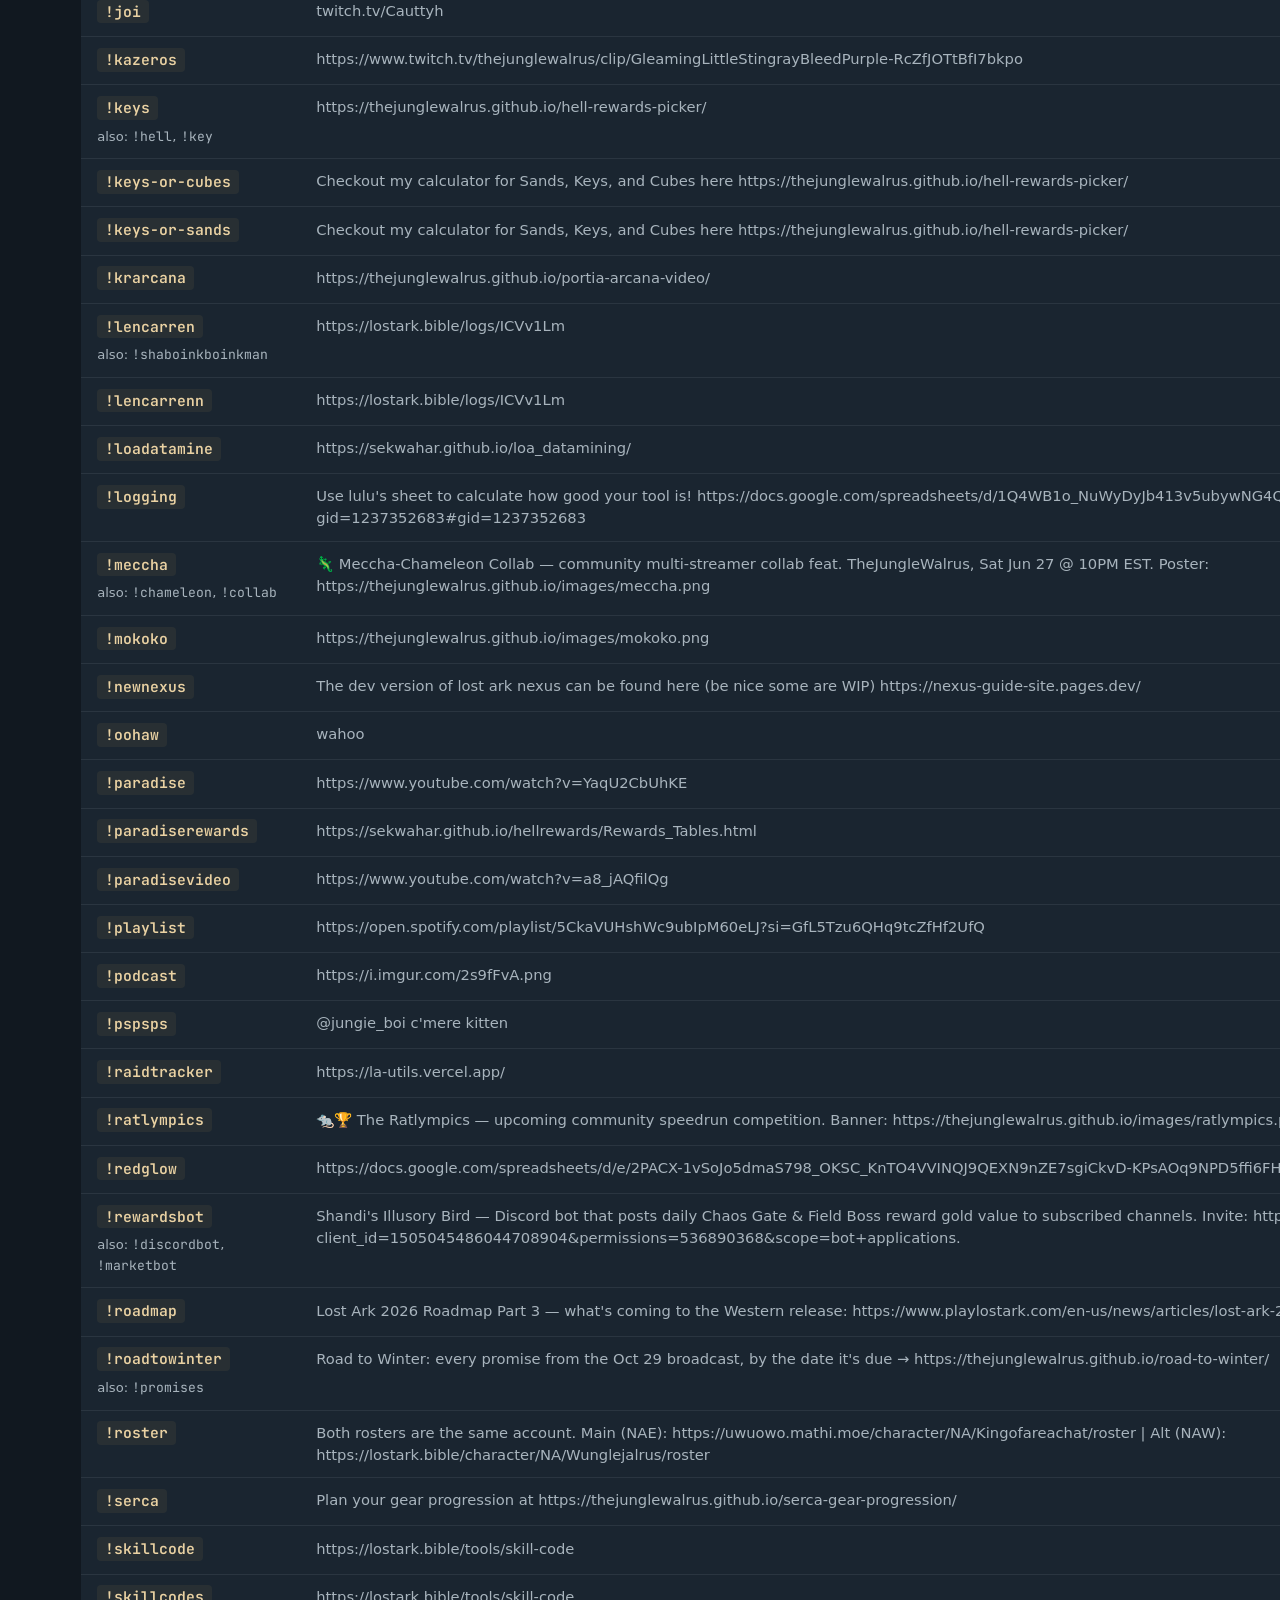
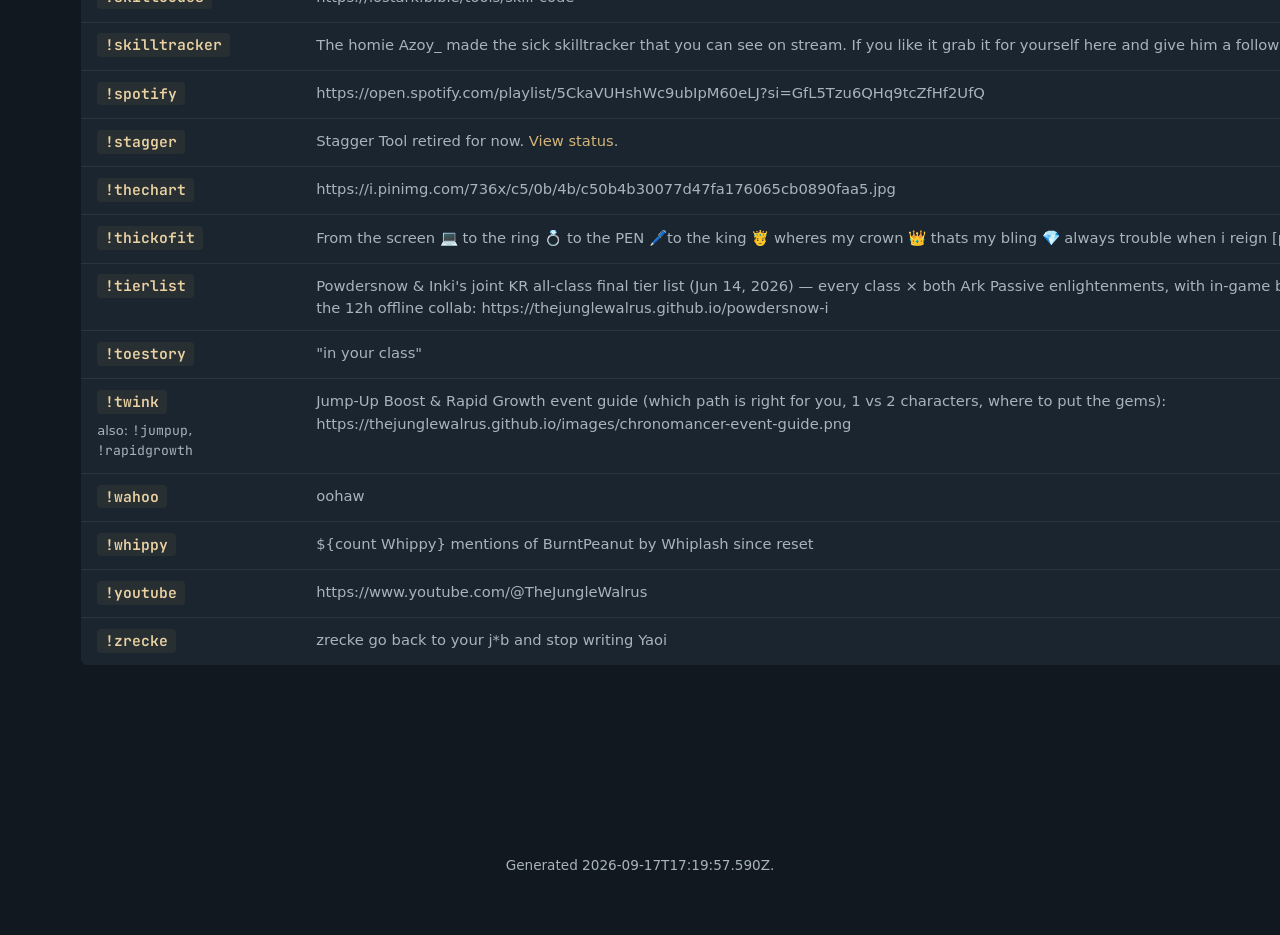
<file: commands/index.html>
<!doctype html>
<html lang="en">
<head>
  <meta charset="utf-8">
  <meta name="viewport" content="width=device-width,initial-scale=1">
  <title>!commands — Junglewalrus chat bot</title>
  <meta name="description" content="Chat commands for The Jungle Walrus Twitch stream.">
  <meta property="og:title" content="!commands — Junglewalrus chat bot">
  <meta property="og:description" content="Chat commands for The Jungle Walrus Twitch stream.">
  <meta property="og:url" content="https://thejunglewalrus.github.io/commands/">
  <meta property="og:image" content="https://thejunglewalrus.github.io/og-image.png">
  <meta property="og:type" content="website">

  <link rel="icon" href="../favicon.svg" type="image/svg+xml">
  <link rel="preconnect" href="https://fonts.googleapis.com">
  <link rel="preconnect" href="https://fonts.gstatic.com" crossorigin>
  <link href="https://fonts.googleapis.com/css2?family=Cinzel:wght@500;700&family=Inter:wght@400;500;700&family=JetBrains+Mono:wght@400;600&display=swap" rel="stylesheet">
  <link rel="stylesheet" href="../styles.css">
  <link rel="stylesheet" href="styles.css">
</head>
<body>

<header class="hero">
  <div class="hero-inner">
    <h1>!commands</h1>
    <p class="tagline">Chat bot reference for thejunglewalrus</p>
    <nav class="hero-links">
      <a href="..">Home</a>
      <span class="dot">·</span>
      <a href="https://www.twitch.tv/junglewalrus">Twitch</a>
      <span class="dot">·</span>
      <a href="https://www.youtube.com/@thejunglewalrus">YouTube</a>
      <span class="dot">·</span>
      <a href="https://discord.gg/area-chat">Discord</a>
    </nav>
  </div>
</header>

<main>

  <section class="cmd-group">
    <h2>Economy</h2>
    <p class="group-blurb">Walrus martinis are awarded automatically while the stream is live (1 per 5 minutes of being present in chat).</p>
    <table class="cmd-table">
      <tbody>
        
          <tr>
            <td class="cmd-trigger-cell"><code class="cmd-trigger">!points [@user]</code><div class="cmd-aliases">also: <code>!walrus</code>, <code>!martinis</code></div></td>
            <td class="cmd-desc">
              Show your balance. Add @user to look up someone else.
              
              
            </td>
          </tr>
        
          <tr>
            <td class="cmd-trigger-cell"><code class="cmd-trigger">!top</code><div class="cmd-aliases">also: <code>!leaderboard</code>, <code>!ranklist</code></div></td>
            <td class="cmd-desc">
              Top 10 holders.
              
              
            </td>
          </tr>
        
          <tr>
            <td class="cmd-trigger-cell"><code class="cmd-trigger">!rank [@user]</code></td>
            <td class="cmd-desc">
              Your position on the leaderboard.
              
              
            </td>
          </tr>
        
          <tr>
            <td class="cmd-trigger-cell"><code class="cmd-trigger">!totalpoints</code></td>
            <td class="cmd-desc">
              Total walrus martinis held across chat.
              
              
            </td>
          </tr>
        
          <tr>
            <td class="cmd-trigger-cell"><code class="cmd-trigger">!give @user &lt;amount&gt;</code><div class="cmd-aliases">also: <code>!transfer</code>, <code>!givepoints</code></div></td>
            <td class="cmd-desc">
              Send some of your balance to another viewer. Amount accepts the same formats as gambling (numbers with commas, 1k/1m, 50%, 1/2, half, all).
              
              
            </td>
          </tr>
        
      </tbody>
    </table>
  </section>


  <section class="cmd-group">
    <h2>Counters</h2>
    
    <table class="cmd-table">
      <tbody>
        
          <tr>
            <td class="cmd-trigger-cell"><code class="cmd-trigger">!+1</code></td>
            <td class="cmd-desc">
              Increment your terrorism counter.
              
              
            </td>
          </tr>
        
          <tr>
            <td class="cmd-trigger-cell"><code class="cmd-trigger">!-1</code></td>
            <td class="cmd-desc">
              Decrement.
              
              
            </td>
          </tr>
        
          <tr>
            <td class="cmd-trigger-cell"><code class="cmd-trigger">!+1s [@user]</code></td>
            <td class="cmd-desc">
              Show the counter for you or another viewer.
              
              
            </td>
          </tr>
        
          <tr>
            <td class="cmd-trigger-cell"><code class="cmd-trigger">!reset+1</code></td>
            <td class="cmd-desc">
              Reset your terrorism counter to zero.
              
              
            </td>
          </tr>
        
      </tbody>
    </table>
  </section>


  <section class="cmd-group">
    <h2>Info</h2>
    
    <table class="cmd-table">
      <tbody>
        
          <tr>
            <td class="cmd-trigger-cell"><code class="cmd-trigger">!song</code></td>
            <td class="cmd-desc">
              What is currently playing.
              
              
            </td>
          </tr>
        
          <tr>
            <td class="cmd-trigger-cell"><code class="cmd-trigger">!uptime</code></td>
            <td class="cmd-desc">
              How long the stream has been live.
              
              
            </td>
          </tr>
        
          <tr>
            <td class="cmd-trigger-cell"><code class="cmd-trigger">!followage [@user]</code></td>
            <td class="cmd-desc">
              How long you (or @user) have been following the channel.
              
              
            </td>
          </tr>
        
          <tr>
            <td class="cmd-trigger-cell"><code class="cmd-trigger">!accountage [@user]</code></td>
            <td class="cmd-desc">
              How old your (or @user’s) Twitch account is.
              
              
            </td>
          </tr>
        
          <tr>
            <td class="cmd-trigger-cell"><code class="cmd-trigger">!commands</code></td>
            <td class="cmd-desc">
              This page.
              
              
            </td>
          </tr>
        
          <tr>
            <td class="cmd-trigger-cell"><code class="cmd-trigger">!vanish</code></td>
            <td class="cmd-desc">
              Give yourself a 1-second timeout (a quick &quot;vanish&quot; from chat).
              
              
            </td>
          </tr>
        
      </tbody>
    </table>
  </section>


  <section class="cmd-group">
    <h2>Channel-points redeems</h2>
    <p class="group-blurb">Redeem channel points (via the Twitch reward UI) for walrus martinis directly. All four tiers auto-approve — credits land instantly in your chat balance.</p>
    <table class="cmd-table">
      <tbody>
        
          <tr>
            <td class="cmd-trigger-cell"><code class="cmd-trigger">100 ✦ → 1,000 🦭🌴🍸</code></td>
            <td class="cmd-desc">
              1,000 walrus martinis.
              
              
            </td>
          </tr>
        
          <tr>
            <td class="cmd-trigger-cell"><code class="cmd-trigger">1,000 ✦ → 10,000 🦭🌴🍸</code></td>
            <td class="cmd-desc">
              10,000 walrus martinis.
              
              
            </td>
          </tr>
        
          <tr>
            <td class="cmd-trigger-cell"><code class="cmd-trigger">10,000 ✦ → 100,000 🦭🌴🍸</code></td>
            <td class="cmd-desc">
              100,000 walrus martinis.
              
              
            </td>
          </tr>
        
          <tr>
            <td class="cmd-trigger-cell"><code class="cmd-trigger">25,000 ✦ → 250,000 🦭🌴🍸</code></td>
            <td class="cmd-desc">
              250,000 walrus martinis.
              
              
            </td>
          </tr>
        
          <tr>
            <td class="cmd-trigger-cell"><code class="cmd-trigger">100,000 ✦ → 1,000,000 🦭🌴🍸</code></td>
            <td class="cmd-desc">
              1,000,000 walrus martinis.
              
              
            </td>
          </tr>
        
      </tbody>
    </table>
  </section>


  <section class="cmd-group">
    <h2>Gambling</h2>
    <p class="group-blurb">Bet formats: <code>100</code> raw, <code>1,000</code> with commas, <code>1k</code>/<code>1m</code>/<code>1b</code> denominations, <code>50%</code>/<code>.5%</code> percent of balance, <code>1/2</code> fraction, word fractions like <code>half</code>/<code>quarter</code>/<code>tenth</code>, or <code>all</code>/<code>everything</code>. Minimum bet across all gambling commands is <strong>100</strong> walrus martinis. The broadcaster can open or close the casino with <code>!walrusino open|close</code> — while closed, every gambling command refuses.</p>
    <table class="cmd-table">
      <tbody>
        
          <tr>
            <td class="cmd-trigger-cell"><code class="cmd-trigger">!slots &lt;bet&gt;</code><div class="cmd-aliases">also: <code>!slot</code>, <code>!slotmachine</code>, <code>!sm</code>, <code>!smp</code></div></td>
            <td class="cmd-desc">
              Three-reel slot machine using top 7tv emotes. Weighted by chat-usage count (common emotes spin more often, rare ones less). ~103% RTP, very high variance — pair pays nothing, jackpots are huge.
              <table class="payout-table"><tbody><tr><td class="payout-outcome">3 of a kind</td><td class="payout-value">47x – 215x bet (per-symbol, see table)</td></tr><tr><td class="payout-outcome">2 of a kind</td><td class="payout-value">no payout (lose bet) — visual near-miss only</td></tr><tr><td class="payout-outcome">no match</td><td class="payout-value">lose bet</td></tr></tbody></table>
              
    <details class="symbol-details">
      <summary>3-of-a-kind multiplier per symbol</summary>
      <table class="symbol-table"><thead><tr><th>#</th><th>Symbol</th><th>Jackpot</th></tr></thead><tbody><tr><td class="sym-rank">1</td><td class="sym-name"><code>that</code></td><td class="sym-mult">47x</td></tr><tr><td class="sym-rank">2</td><td class="sym-name"><code>om</code></td><td class="sym-mult">63x</td></tr><tr><td class="sym-rank">3</td><td class="sym-name"><code>!gamble</code></td><td class="sym-mult">74x</td></tr><tr><td class="sym-rank">4</td><td class="sym-name"><code>oh</code></td><td class="sym-mult">104x</td></tr><tr><td class="sym-rank">5</td><td class="sym-name"><code>mhm</code></td><td class="sym-mult">132x</td></tr><tr><td class="sym-rank">6</td><td class="sym-name"><code>Saddi</code></td><td class="sym-mult">147x</td></tr><tr><td class="sym-rank">7</td><td class="sym-name"><code>there</code></td><td class="sym-mult">156x</td></tr><tr><td class="sym-rank">8</td><td class="sym-name"><code>xdd</code></td><td class="sym-mult">175x</td></tr><tr><td class="sym-rank">9</td><td class="sym-name"><code>LOL</code></td><td class="sym-mult">192x</td></tr><tr><td class="sym-rank">10</td><td class="sym-name"><code>milla</code></td><td class="sym-mult">215x</td></tr><tr><td class="sym-rank">11</td><td class="sym-name"><code>hi</code></td><td class="sym-mult">215x</td></tr><tr><td class="sym-rank">12</td><td class="sym-name"><code>um</code></td><td class="sym-mult">215x</td></tr></tbody></table>
    </details>
  
            </td>
          </tr>
        
          <tr>
            <td class="cmd-trigger-cell"><code class="cmd-trigger">!gamble &lt;bet&gt; [heads|tails]</code><div class="cmd-aliases">also: <code>!gamba</code></div></td>
            <td class="cmd-desc">
              Fair 50/50 coin flip. Optional second arg lets you call which side wins; if omitted, heads wins. 100% RTP. !gamba with no amount defaults to going all-in.
              <table class="payout-table"><tbody><tr><td class="payout-outcome">Win</td><td class="payout-value">2x bet (net +1x)</td></tr><tr><td class="payout-outcome">Lose</td><td class="payout-value">lose bet</td></tr></tbody></table>
              
            </td>
          </tr>
        
          <tr>
            <td class="cmd-trigger-cell"><code class="cmd-trigger">!duel @user &lt;bet&gt;</code></td>
            <td class="cmd-desc">
              1v1 challenge. Target has 60s to !accept or !decline. Both players must have enough balance to cover the stake.
              <table class="payout-table"><tbody><tr><td class="payout-outcome">Win</td><td class="payout-value">take 1x stake from opponent (net +bet)</td></tr><tr><td class="payout-outcome">Lose</td><td class="payout-value">opponent takes your stake (net -bet)</td></tr><tr><td class="payout-outcome">Expired/declined</td><td class="payout-value">no stake changes hands</td></tr></tbody></table>
              
            </td>
          </tr>
        
          <tr>
            <td class="cmd-trigger-cell"><code class="cmd-trigger">!accept</code></td>
            <td class="cmd-desc">
              Accept a duel against you. Winner takes the stake.
              
              
            </td>
          </tr>
        
          <tr>
            <td class="cmd-trigger-cell"><code class="cmd-trigger">!decline</code><div class="cmd-aliases">also: <code>!deny</code></div></td>
            <td class="cmd-desc">
              Decline a pending duel.
              
              
            </td>
          </tr>
        
          <tr>
            <td class="cmd-trigger-cell"><code class="cmd-trigger">!cancelduel</code></td>
            <td class="cmd-desc">
              Cancel your outgoing duel challenge.
              
              
            </td>
          </tr>
        
          <tr>
            <td class="cmd-trigger-cell"><code class="cmd-trigger">!heist &lt;bet&gt;</code></td>
            <td class="cmd-desc">
              Community heist. First call opens a 60s window. Subsequent calls join the pot. Each participant rolls 50/50 independently when the timer ends. One heist at a time. ~100% RTP per participant.
              <table class="payout-table"><tbody><tr><td class="payout-outcome">Survive (50%)</td><td class="payout-value">2x stake back (net +bet)</td></tr><tr><td class="payout-outcome">Die (50%)</td><td class="payout-value">lose stake</td></tr></tbody></table>
              
            </td>
          </tr>
        
          <tr>
            <td class="cmd-trigger-cell"><code class="cmd-trigger">!roulette &lt;bet&gt;</code></td>
            <td class="cmd-desc">
              Russian roulette with timeouts. 100% point-RTP (the timeout is the real cost).
              <table class="payout-table"><tbody><tr><td class="payout-outcome">*click* (5/6)</td><td class="payout-value">1.2x bet (net +0.2x)</td></tr><tr><td class="payout-outcome">BANG (1/6)</td><td class="payout-value">lose bet + 60s Twitch timeout</td></tr></tbody></table>
              
            </td>
          </tr>
        
      </tbody>
    </table>
  </section>


  <section class="cmd-group">
    <h2>Broadcaster-only</h2>
    <p class="group-blurb">Restricted to the broadcaster. Mods do NOT have access — these mint or overwrite balances arbitrarily, or gate the gambling room.</p>
    <table class="cmd-table">
      <tbody>
        
          <tr>
            <td class="cmd-trigger-cell"><code class="cmd-trigger">!walrusino open|close</code></td>
            <td class="cmd-desc">
              Open or close the gambling room. When closed, all gambling commands refuse with a one-line &quot;casino closed&quot; notice. State persists across bot restarts.
              
              
            </td>
          </tr>
        
          <tr>
            <td class="cmd-trigger-cell"><code class="cmd-trigger">!addpoints @user &lt;n&gt;</code><div class="cmd-aliases">also: <code>!bonus</code></div></td>
            <td class="cmd-desc">
              Award martinis to someone.
              
              
            </td>
          </tr>
        
          <tr>
            <td class="cmd-trigger-cell"><code class="cmd-trigger">!addpoints all &lt;n&gt;</code></td>
            <td class="cmd-desc">
              Award &lt;n&gt; martinis to every current chatter (uses the Twitch chatters API).
              
              
            </td>
          </tr>
        
          <tr>
            <td class="cmd-trigger-cell"><code class="cmd-trigger">!removepoints @user &lt;n&gt;</code></td>
            <td class="cmd-desc">
              Subtract martinis from someone (clamped at zero).
              
              
            </td>
          </tr>
        
          <tr>
            <td class="cmd-trigger-cell"><code class="cmd-trigger">!setpoints @user &lt;n&gt;</code></td>
            <td class="cmd-desc">
              Set someone’s balance to an exact value.
              
              
            </td>
          </tr>
        
      </tbody>
    </table>
  </section>


  <section class="cmd-group" id="customs">
    <h2>Custom commands</h2>
    <p class="group-blurb">Link aliases and info shortcuts (61 total).</p>
    <table class="cmd-table cmd-table-customs">
      <tbody>
        
            <tr>
              <td class="cmd-trigger-cell"><code class="cmd-trigger">!+25</code></td>
              <td class="cmd-desc">https://www.twitch.tv/thejunglewalrus/clip/ShortSuspiciousChimpanzeeJonCarnage-TQASICwxt1LUobRK</td>
            </tr>
          
            <tr>
              <td class="cmd-trigger-cell"><code class="cmd-trigger">!7tvemotes</code></td>
              <td class="cmd-desc">The 7tv emotes are $(7tvemotes)</td>
            </tr>
          
            <tr>
              <td class="cmd-trigger-cell"><code class="cmd-trigger">!allin</code></td>
              <td class="cmd-desc">https://thejunglewalrus.github.io/images/allin.png</td>
            </tr>
          
            <tr>
              <td class="cmd-trigger-cell"><code class="cmd-trigger">!arkgrid</code></td>
              <td class="cmd-desc">https://airplaner.github.io/lostark-arkgrid-gem-locator-v2/</td>
            </tr>
          
            <tr>
              <td class="cmd-trigger-cell"><code class="cmd-trigger">!astray</code></td>
              <td class="cmd-desc">Check out my guide on how to get the Astray here! https://www.youtube.com/watch?v=bEQGBYNBSbE</td>
            </tr>
          
            <tr>
              <td class="cmd-trigger-cell"><code class="cmd-trigger">!astrogem</code></td>
              <td class="cmd-desc">Check out my guide on the astrogem optimizer:  https://youtu.be/2bmZ6c1Euvg</td>
            </tr>
          
            <tr>
              <td class="cmd-trigger-cell"><code class="cmd-trigger">!bald</code></td>
              <td class="cmd-desc">check out thejunglewalrus on twitch!</td>
            </tr>
          
            <tr>
              <td class="cmd-trigger-cell"><code class="cmd-trigger">!banlist</code></td>
              <td class="cmd-desc">https://github.com/thejunglewalrus/loa-player-lookup/blob/main/dist/find_players.exe</td>
            </tr>
          
            <tr>
              <td class="cmd-trigger-cell"><code class="cmd-trigger">!barddrama</code></td>
              <td class="cmd-desc">The state of Bard — it&#39;s actually fine: https://www.reddit.com/r/lostarkgame/comments/1uf01lr/the_state_of_bard_its_actually_fine_that_bard/</td>
            </tr>
          
            <tr>
              <td class="cmd-trigger-cell"><code class="cmd-trigger">!calculated</code></td>
              <td class="cmd-desc">https://www.twitch.tv/thejunglewalrus/clip/SillyCourageousSmoothieHotPokket-hrIIoAmi2ZH5tjHw</td>
            </tr>
          
            <tr>
              <td class="cmd-trigger-cell"><code class="cmd-trigger">!cashshop</code><div class="cmd-aliases">also: <code>!f4</code>, <code>!shop</code></div></td>
              <td class="cmd-desc">Lost Ark cash shop pack value calculator — prices F4 packs in unbound gold. https://thejunglewalrus.github.io/lostark-cash-shop-value/</td>
            </tr>
          
            <tr>
              <td class="cmd-trigger-cell"><code class="cmd-trigger">!counting</code></td>
              <td class="cmd-desc">So if a counter is newer than the counting itself, and the bound number is only limited by the limitless limits of the stream, which isn’t limited by the boundless bound count, then the count is bound to be unbound for the boundless counter</td>
            </tr>
          
            <tr>
              <td class="cmd-trigger-cell"><code class="cmd-trigger">!discord</code></td>
              <td class="cmd-desc">Checkout the community discord discord.gg/area-chat</td>
            </tr>
          
            <tr>
              <td class="cmd-trigger-cell"><code class="cmd-trigger">!dmgsheet</code></td>
              <td class="cmd-desc">Check out the automatic dmg/gold sheet made by twitch.tv/cracinee https://docs.google.com/spreadsheets/d/1Cg9q8t4-MeUg-TQUJ_oeHqN-03z9l-RPlHfHp4gZuzs/edit?gid=139690844#gid=139690844</td>
            </tr>
          
            <tr>
              <td class="cmd-trigger-cell"><code class="cmd-trigger">!drops</code></td>
              <td class="cmd-desc">Activate your lost ark drops here! playlostark.com/en-us/twitch-drops</td>
            </tr>
          
            <tr>
              <td class="cmd-trigger-cell"><code class="cmd-trigger">!furpipe</code></td>
              <td class="cmd-desc">@Dracima recommends this one https://i.etsystatic.com/5841464/r/il/5689eb/3503028808/il_680x540.3503028808_g9hx.jpg</td>
            </tr>
          
            <tr>
              <td class="cmd-trigger-cell"><code class="cmd-trigger">!github</code><div class="cmd-aliases">also: <code>!tools</code>, <code>!hub</code>, <code>!site</code>, <code>!link</code>, <code>!links</code></div></td>
              <td class="cmd-desc">All my Lost Ark tools, calculators, and KR translations: https://thejunglewalrus.github.io/</td>
            </tr>
          
            <tr>
              <td class="cmd-trigger-cell"><code class="cmd-trigger">!gkparadise</code></td>
              <td class="cmd-desc"> https://imgur.com/a/qNFDllf A1CC4B8D1E826035AB47D83BDFE6E18B38D5632BE2D908649018146B5F784684D75838E1BB369871F3B631EE7B3B408C0618BE0DB5ACEE1BBD8F65E7C2242CAF</td>
            </tr>
          
            <tr>
              <td class="cmd-trigger-cell"><code class="cmd-trigger">!iscalvinafathernow</code></td>
              <td class="cmd-desc">Soon</td>
            </tr>
          
            <tr>
              <td class="cmd-trigger-cell"><code class="cmd-trigger">!joi</code></td>
              <td class="cmd-desc">twitch.tv/Cauttyh</td>
            </tr>
          
            <tr>
              <td class="cmd-trigger-cell"><code class="cmd-trigger">!kazeros</code></td>
              <td class="cmd-desc">https://www.twitch.tv/thejunglewalrus/clip/GleamingLittleStingrayBleedPurple-RcZfJOTtBfI7bkpo</td>
            </tr>
          
            <tr>
              <td class="cmd-trigger-cell"><code class="cmd-trigger">!keys</code><div class="cmd-aliases">also: <code>!hell</code>, <code>!key</code></div></td>
              <td class="cmd-desc"> https://thejunglewalrus.github.io/hell-rewards-picker/</td>
            </tr>
          
            <tr>
              <td class="cmd-trigger-cell"><code class="cmd-trigger">!keys-or-cubes</code></td>
              <td class="cmd-desc">Checkout my calculator for Sands, Keys, and Cubes here https://thejunglewalrus.github.io/hell-rewards-picker/</td>
            </tr>
          
            <tr>
              <td class="cmd-trigger-cell"><code class="cmd-trigger">!keys-or-sands</code></td>
              <td class="cmd-desc">Checkout my calculator for Sands, Keys, and Cubes here https://thejunglewalrus.github.io/hell-rewards-picker/</td>
            </tr>
          
            <tr>
              <td class="cmd-trigger-cell"><code class="cmd-trigger">!krarcana</code></td>
              <td class="cmd-desc">https://thejunglewalrus.github.io/portia-arcana-video/</td>
            </tr>
          
            <tr>
              <td class="cmd-trigger-cell"><code class="cmd-trigger">!lencarren</code><div class="cmd-aliases">also: <code>!shaboinkboinkman</code></div></td>
              <td class="cmd-desc">https://lostark.bible/logs/ICVv1Lm</td>
            </tr>
          
            <tr>
              <td class="cmd-trigger-cell"><code class="cmd-trigger">!lencarrenn</code></td>
              <td class="cmd-desc">https://lostark.bible/logs/ICVv1Lm</td>
            </tr>
          
            <tr>
              <td class="cmd-trigger-cell"><code class="cmd-trigger">!loadatamine</code></td>
              <td class="cmd-desc">https://sekwahar.github.io/loa_datamining/</td>
            </tr>
          
            <tr>
              <td class="cmd-trigger-cell"><code class="cmd-trigger">!logging</code></td>
              <td class="cmd-desc">Use lulu&#39;s sheet to calculate how good your tool is! https://docs.google.com/spreadsheets/d/1Q4WB1o_NuWyDyJb413v5ubywNG4Q1iATwnPLiziKTPY/edit?gid=1237352683#gid=1237352683</td>
            </tr>
          
            <tr>
              <td class="cmd-trigger-cell"><code class="cmd-trigger">!meccha</code><div class="cmd-aliases">also: <code>!chameleon</code>, <code>!collab</code></div></td>
              <td class="cmd-desc">🦎 Meccha-Chameleon Collab — community multi-streamer collab feat. TheJungleWalrus, Sat Jun 27 @ 10PM EST. Poster: https://thejunglewalrus.github.io/images/meccha.png</td>
            </tr>
          
            <tr>
              <td class="cmd-trigger-cell"><code class="cmd-trigger">!mokoko</code></td>
              <td class="cmd-desc">https://thejunglewalrus.github.io/images/mokoko.png</td>
            </tr>
          
            <tr>
              <td class="cmd-trigger-cell"><code class="cmd-trigger">!newnexus</code></td>
              <td class="cmd-desc">The dev version of lost ark nexus can be found here (be nice some are WIP) https://nexus-guide-site.pages.dev/</td>
            </tr>
          
            <tr>
              <td class="cmd-trigger-cell"><code class="cmd-trigger">!oohaw</code></td>
              <td class="cmd-desc">wahoo</td>
            </tr>
          
            <tr>
              <td class="cmd-trigger-cell"><code class="cmd-trigger">!paradise</code></td>
              <td class="cmd-desc">https://www.youtube.com/watch?v=YaqU2CbUhKE</td>
            </tr>
          
            <tr>
              <td class="cmd-trigger-cell"><code class="cmd-trigger">!paradiserewards</code></td>
              <td class="cmd-desc">https://sekwahar.github.io/hellrewards/Rewards_Tables.html</td>
            </tr>
          
            <tr>
              <td class="cmd-trigger-cell"><code class="cmd-trigger">!paradisevideo</code></td>
              <td class="cmd-desc">https://www.youtube.com/watch?v=a8_jAQfilQg</td>
            </tr>
          
            <tr>
              <td class="cmd-trigger-cell"><code class="cmd-trigger">!playlist</code></td>
              <td class="cmd-desc">https://open.spotify.com/playlist/5CkaVUHshWc9ubIpM60eLJ?si=GfL5Tzu6QHq9tcZfHf2UfQ</td>
            </tr>
          
            <tr>
              <td class="cmd-trigger-cell"><code class="cmd-trigger">!podcast</code></td>
              <td class="cmd-desc">https://i.imgur.com/2s9fFvA.png</td>
            </tr>
          
            <tr>
              <td class="cmd-trigger-cell"><code class="cmd-trigger">!pspsps</code></td>
              <td class="cmd-desc">@jungie_boi c&#39;mere kitten</td>
            </tr>
          
            <tr>
              <td class="cmd-trigger-cell"><code class="cmd-trigger">!raidtracker</code></td>
              <td class="cmd-desc">https://la-utils.vercel.app/</td>
            </tr>
          
            <tr>
              <td class="cmd-trigger-cell"><code class="cmd-trigger">!ratlympics</code></td>
              <td class="cmd-desc">🐀🏆 The Ratlympics — upcoming community speedrun competition. Banner: https://thejunglewalrus.github.io/images/ratlympics.png</td>
            </tr>
          
            <tr>
              <td class="cmd-trigger-cell"><code class="cmd-trigger">!redglow</code></td>
              <td class="cmd-desc">https://docs.google.com/spreadsheets/d/e/2PACX-1vSoJo5dmaS798_OKSC_KnTO4VVINQJ9QEXN9nZE7sgiCkvD-KPsAOq9NPD5ffi6FHcpi-w_igwZ5AIx/pubhtml</td>
            </tr>
          
            <tr>
              <td class="cmd-trigger-cell"><code class="cmd-trigger">!rewardsbot</code><div class="cmd-aliases">also: <code>!discordbot</code>, <code>!marketbot</code></div></td>
              <td class="cmd-desc">Shandi&#39;s Illusory Bird — Discord bot that posts daily Chaos Gate &amp; Field Boss reward gold value to subscribed channels. Invite: https://discord.com/oauth2/authorize?client_id=1505045486044708904&amp;permissions=536890368&amp;scope=bot+applications.</td>
            </tr>
          
            <tr>
              <td class="cmd-trigger-cell"><code class="cmd-trigger">!roadmap</code></td>
              <td class="cmd-desc">Lost Ark 2026 Roadmap Part 3 — what&#39;s coming to the Western release: https://www.playlostark.com/en-us/news/articles/lost-ark-2026-roadmap-part-3</td>
            </tr>
          
            <tr>
              <td class="cmd-trigger-cell"><code class="cmd-trigger">!roadtowinter</code><div class="cmd-aliases">also: <code>!promises</code></div></td>
              <td class="cmd-desc">Road to Winter: every promise from the Oct 29 broadcast, by the date it's due → https://thejunglewalrus.github.io/road-to-winter/</td>
            </tr>
          
            <tr>
              <td class="cmd-trigger-cell"><code class="cmd-trigger">!roster</code></td>
              <td class="cmd-desc">Both rosters are the same account. Main (NAE): https://uwuowo.mathi.moe/character/NA/Kingofareachat/roster | Alt (NAW): https://lostark.bible/character/NA/Wunglejalrus/roster</td>
            </tr>
          
            <tr>
              <td class="cmd-trigger-cell"><code class="cmd-trigger">!serca</code></td>
              <td class="cmd-desc">Plan your gear progression at https://thejunglewalrus.github.io/serca-gear-progression/</td>
            </tr>
          
            <tr>
              <td class="cmd-trigger-cell"><code class="cmd-trigger">!skillcode</code></td>
              <td class="cmd-desc">https://lostark.bible/tools/skill-code</td>
            </tr>
          
            <tr>
              <td class="cmd-trigger-cell"><code class="cmd-trigger">!skillcodes</code></td>
              <td class="cmd-desc">https://lostark.bible/tools/skill-code</td>
            </tr>
          
            <tr>
              <td class="cmd-trigger-cell"><code class="cmd-trigger">!skilltracker</code></td>
              <td class="cmd-desc">The homie Azoy_ made the sick skilltracker that you can see on stream. If you like it grab it for yourself here and give him a follow! https://skilltracker.azoy.io/</td>
            </tr>
          
            <tr>
              <td class="cmd-trigger-cell"><code class="cmd-trigger">!spotify</code></td>
              <td class="cmd-desc">https://open.spotify.com/playlist/5CkaVUHshWc9ubIpM60eLJ?si=GfL5Tzu6QHq9tcZfHf2UfQ</td>
            </tr>
          
            <tr>
              <td class="cmd-trigger-cell"><code class="cmd-trigger">!stagger</code></td>
              <td class="cmd-desc">Stagger Tool retired for now. <a href="https://thejunglewalrus.github.io/lost-ark-stagger/">View status</a>.</td>
            </tr>
          
            <tr>
              <td class="cmd-trigger-cell"><code class="cmd-trigger">!thechart</code></td>
              <td class="cmd-desc">https://i.pinimg.com/736x/c5/0b/4b/c50b4b30077d47fa176065cb0890faa5.jpg</td>
            </tr>
          
            <tr>
              <td class="cmd-trigger-cell"><code class="cmd-trigger">!thickofit</code></td>
              <td class="cmd-desc">From the screen 💻 to the ring 💍 to the PEN 🖊️to the king 🤴 wheres my crown 👑 thats my bling 💎 always trouble when i reign [proud]</td>
            </tr>
          
            <tr>
              <td class="cmd-trigger-cell"><code class="cmd-trigger">!tierlist</code></td>
              <td class="cmd-desc">Powdersnow &amp; Inki&#39;s joint KR all-class final tier list (Jun 14, 2026) — every class × both Ark Passive enlightenments, with in-game build icons + bilingual transcript of the 12h offline collab: https://thejunglewalrus.github.io/powdersnow-i</td>
            </tr>
          
            <tr>
              <td class="cmd-trigger-cell"><code class="cmd-trigger">!toestory</code></td>
              <td class="cmd-desc">&quot;in your class&quot;</td>
            </tr>
          
            <tr>
              <td class="cmd-trigger-cell"><code class="cmd-trigger">!twink</code><div class="cmd-aliases">also: <code>!jumpup</code>, <code>!rapidgrowth</code></div></td>
              <td class="cmd-desc">Jump-Up Boost &amp; Rapid Growth event guide (which path is right for you, 1 vs 2 characters, where to put the gems): https://thejunglewalrus.github.io/images/chronomancer-event-guide.png</td>
            </tr>
          
            <tr>
              <td class="cmd-trigger-cell"><code class="cmd-trigger">!wahoo</code></td>
              <td class="cmd-desc">oohaw</td>
            </tr>
          
            <tr>
              <td class="cmd-trigger-cell"><code class="cmd-trigger">!whippy</code></td>
              <td class="cmd-desc">${count Whippy} mentions of BurntPeanut by Whiplash since reset</td>
            </tr>
          
            <tr>
              <td class="cmd-trigger-cell"><code class="cmd-trigger">!youtube</code></td>
              <td class="cmd-desc">https://www.youtube.com/@TheJungleWalrus</td>
            </tr>
          
            <tr>
              <td class="cmd-trigger-cell"><code class="cmd-trigger">!zrecke</code></td>
              <td class="cmd-desc">zrecke go back to your j*b and stop writing Yaoi</td>
            </tr>
          
      </tbody>
    </table>
  </section>

</main>

<footer class="site-footer">
  <p>Generated 2026-09-17T17:19:57.590Z.</p>
</footer>

</body>
</html>
</file>
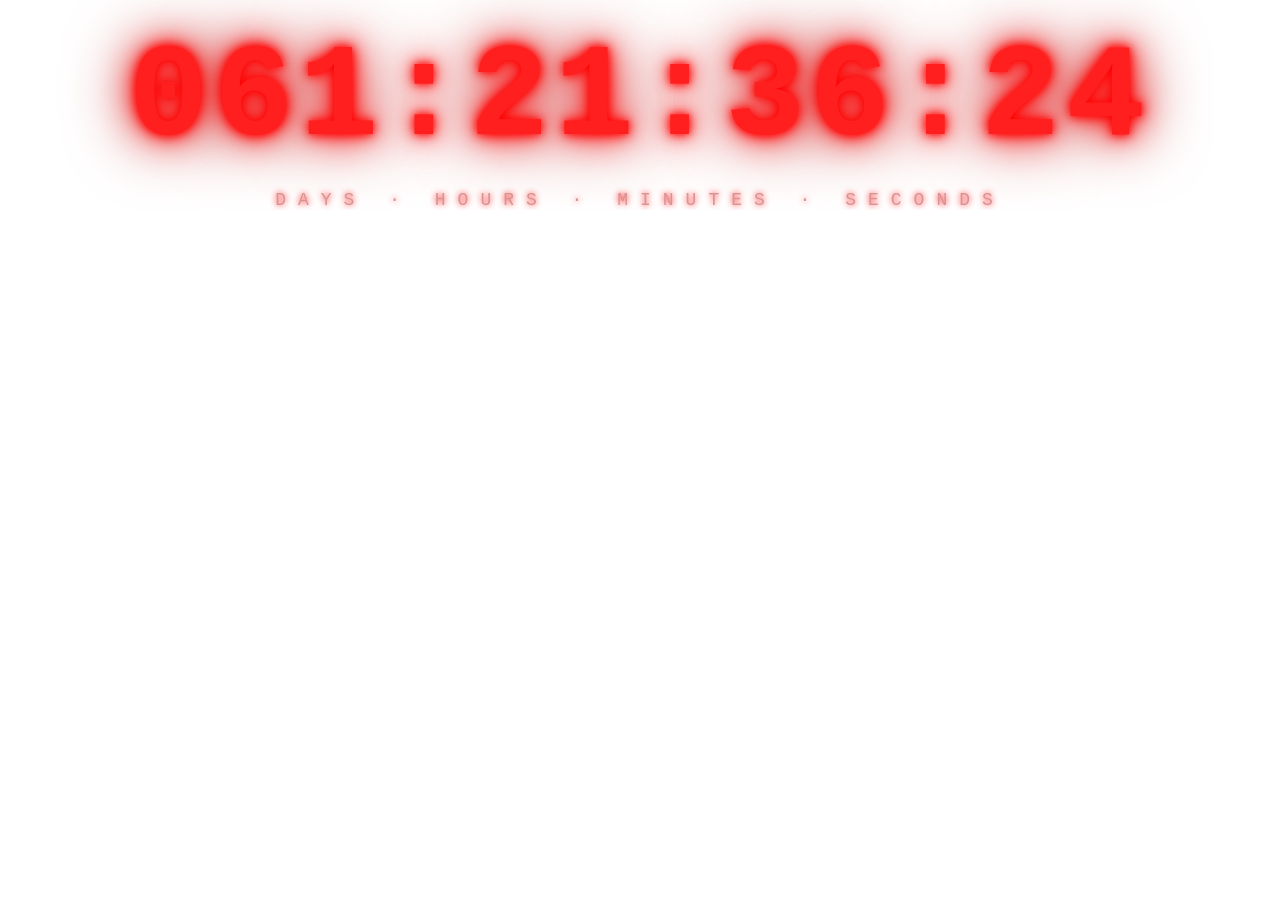
<file: countdown/index.html>
<!DOCTYPE html>
<html lang="en">
<head>
<meta charset="utf-8">
<meta name="viewport" content="width=device-width,initial-scale=1">
<title>countdown</title>
<style>
  html, body {
    margin: 0;
    padding: 0;
    background: transparent;
    font-family: 'JetBrains Mono', 'Consolas', 'Courier New', monospace;
    overflow: hidden;
  }
  .clock {
    color: #ff1f1f;
    font-size: 132px;
    font-weight: 800;
    letter-spacing: 6px;
    text-align: center;
    padding: 24px 32px;
    text-shadow:
      0 0 8px  #ff0000,
      0 0 18px #ff0000,
      0 0 38px #ff0000,
      0 0 70px #b00000;
    user-select: none;
  }
  .clock.dead {
    animation: flicker 3.8s infinite;
  }
  @keyframes flicker {
    0%, 90%, 100% { opacity: 1; }
    91%, 93%, 95% { opacity: 0.18; }
    92%, 94%, 96% { opacity: 1; }
  }
  .label {
    color: #d99393;
    font-size: 18px;
    letter-spacing: 12px;
    text-align: center;
    text-shadow: 0 0 6px #ff0000;
    margin-top: -8px;
    user-select: none;
  }
</style>
</head>
<body>
<div class="clock" id="c">00:00:00:00</div>
<div class="label">DAYS &middot; HOURS &middot; MINUTES &middot; SECONDS</div>
<script>
  const params = new URLSearchParams(location.search);
  const targetIso = params.get('t') || '2027-02-04T16:23:28Z';
  const target = new Date(targetIso);
  const el = document.getElementById('c');
  const pad = (n, w = 2) => String(Math.max(0, Math.floor(n))).padStart(w, '0');
  function tick() {
    const ms = target.getTime() - Date.now();
    let remain = ms;
    let dead = false;
    if (!isFinite(ms) || ms <= 0) {
      remain = 0;
      dead = true;
    }
    const days  = Math.floor(remain / 86400000);
    const hours = Math.floor((remain % 86400000) / 3600000);
    const mins  = Math.floor((remain % 3600000) / 60000);
    const secs  = Math.floor((remain % 60000) / 1000);
    el.textContent = `${pad(days, 3)}:${pad(hours)}:${pad(mins)}:${pad(secs)}`;
    el.classList.toggle('dead', dead);
  }
  tick();
  setInterval(tick, 250);
</script>
</body>
</html>
</file>
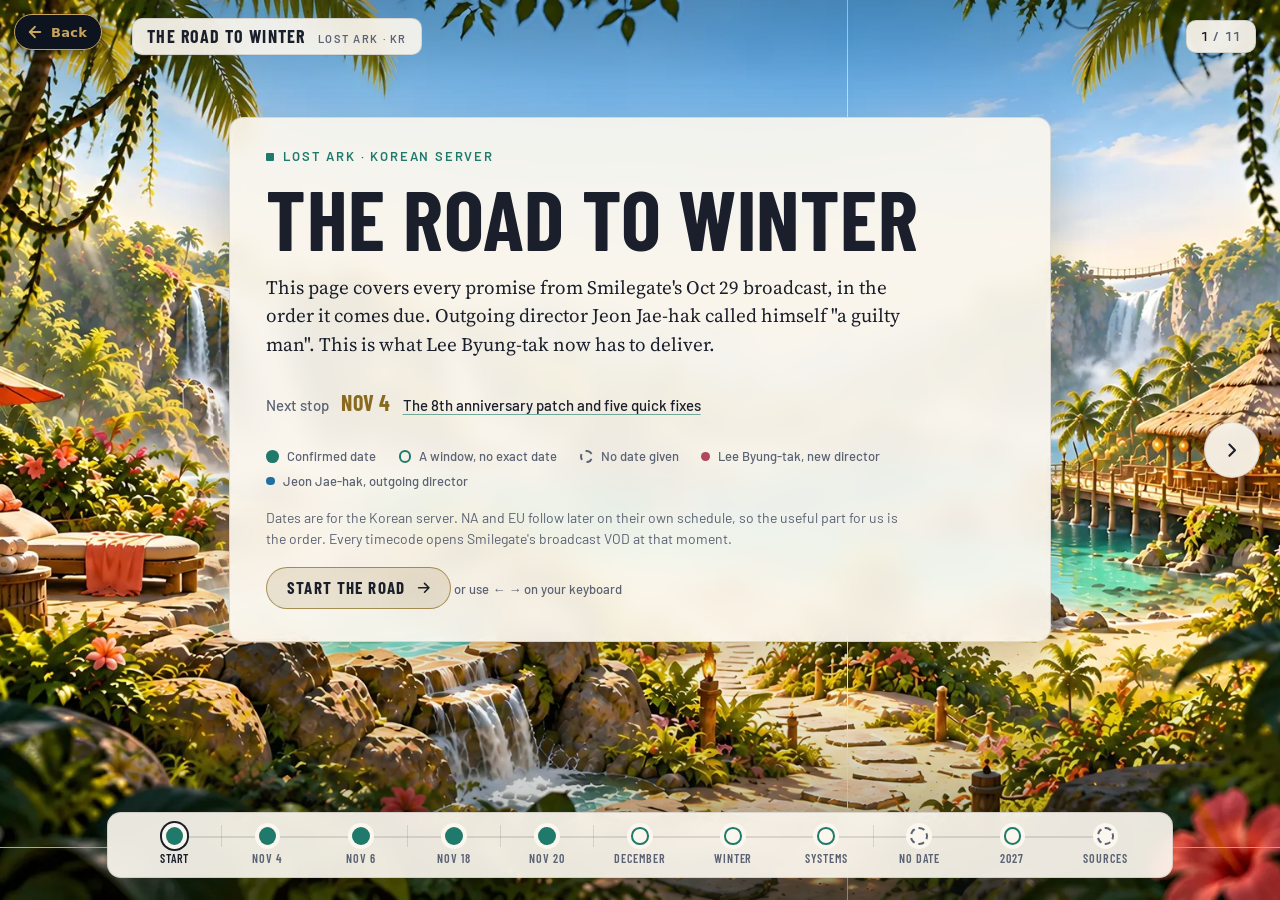
<file: road-to-winter/index.html>
<!doctype html>
<html lang="en">
<head>
<meta charset="utf-8">
<meta name="viewport" content="width=device-width, initial-scale=1, viewport-fit=cover">
<title>Lost Ark Roadmap to Loa On</title>
<meta name="description" content="Every promise made by the new Director on October 29th">
<link rel="preconnect" href="https://fonts.googleapis.com">
<link rel="preconnect" href="https://fonts.gstatic.com" crossorigin>
<link rel="stylesheet" href="https://fonts.googleapis.com/css2?family=Barlow+Condensed:wght@600;700&family=Barlow:wght@400;500;600&family=Source+Serif+4:ital,opsz,wght@0,8..60,400;1,8..60,400&display=swap">
<style>
/* Layout: desktop is a horizontal journey through the Oasis show's six painted areas (one
   area per topic, morning to golden hour); four depth planes move at different speeds
   (painting 0.4x, cards 1x, foreground fronds 1.35x, the frond-wall wipe fastest).
   Phones get the same stops as a vertical scroll with each area's painting as a band. */
:root {
  --bg: #0C2F2C;
  --plate: rgba(12,47,44,.86);
  --plate-solid: #0F3834;
  --plate-line: rgba(143,224,214,.26);
  --fg: #E6F2EC;
  --fg-muted: #9FB8B3;
  --accent: #8FE0D6;
  --gold: #F2C66B;
  --hue-lee: #FF8FA3;
  --hue-jeon: #5CC8FF;
  --hue-slide: #C9D7D3;
  --past: #8FA3A0;
  --shadow: 0 18px 50px rgba(4,20,18,.45);
  --font-display: "Barlow Condensed", "Arial Narrow", sans-serif;
  --font-ui: "Barlow", "Helvetica Neue", Arial, sans-serif;
  --font-read: "Source Serif 4", Georgia, serif;
  --back-space: 0rem;
  color-scheme: dark;
}
@media (prefers-color-scheme: light) {
  :root:not([data-theme="dark"]) {
    --bg: #F4EEE1; --plate: rgba(250,246,237,.93); --plate-solid: #FBF7EE; --plate-line: rgba(26,31,43,.12);
    --fg: #1A1F2B; --fg-muted: #5B6274; --accent: #1F7A6B; --gold: #8A6A1F;
    --hue-lee: #B2475E; --hue-jeon: #1F6FA0; --hue-slide: #5B6274; --past: #7C8682;
    --shadow: 0 18px 50px rgba(40,30,10,.22);
    color-scheme: light;
  }
}
:root[data-theme="light"] {
  --bg: #F4EEE1; --plate: rgba(250,246,237,.93); --plate-solid: #FBF7EE; --plate-line: rgba(26,31,43,.12);
  --fg: #1A1F2B; --fg-muted: #5B6274; --accent: #1F7A6B; --gold: #8A6A1F;
  --hue-lee: #B2475E; --hue-jeon: #1F6FA0; --hue-slide: #5B6274; --past: #7C8682;
  --shadow: 0 18px 50px rgba(40,30,10,.22);
  color-scheme: light;
}

body { background: var(--bg); color: var(--fg); font: 400 1rem/1.5 var(--font-ui); }
a { color: var(--accent); }
:focus-visible { outline: 2px solid var(--gold); outline-offset: 3px; border-radius: 4px; }
button { font: inherit; color: inherit; }

/* ---------- shared pieces ---------- */
.kicker { font: 600 .8125rem/1 var(--font-ui); letter-spacing: .14em; text-transform: uppercase; color: var(--accent); display: inline-flex; align-items: center; gap: .55rem; }
.kicker::before { content: ""; width: .5rem; height: .5rem; background: currentColor; border-radius: 1px; }
.mk { display: inline-block; width: .8rem; height: .8rem; border-radius: 50%; flex: none; box-sizing: border-box; }
.mk--date { background: var(--accent); }
.mk--window { border: 2px solid var(--accent); }
.mk--none { border: 2px dashed var(--fg-muted); }
.who { display: inline-flex; align-items: center; gap: .4rem; }
.who::before { content: ""; width: .55rem; height: .55rem; border-radius: 50%; background: var(--hue, var(--hue-slide)); }
.who--lee { --hue: var(--hue-lee); } .who--jeon { --hue: var(--hue-jeon); }
.tc { display: inline-flex; align-items: center; gap: .35rem; color: var(--accent); text-decoration: none; font-variant-numeric: tabular-nums; letter-spacing: .02em; }
.tc::before { content: ""; border-left: .45rem solid currentColor; border-top: .28rem solid transparent; border-bottom: .28rem solid transparent; }
.tc:hover { text-decoration: underline; text-underline-offset: 3px; }

.card { background: var(--plate); color: var(--fg); border: 1px solid var(--plate-line); border-radius: 14px; box-shadow: var(--shadow); backdrop-filter: blur(10px) saturate(1.1); -webkit-backdrop-filter: blur(10px) saturate(1.1); display: flex; flex-direction: column; min-width: 0; }
.card__head { display: grid; gap: .7rem; padding: 1.4rem 1.6rem 0; }
.when { display: flex; flex-wrap: wrap; align-items: baseline; gap: .25rem .8rem; }
.when__day { font: 600 .75rem/1 var(--font-ui); letter-spacing: .14em; text-transform: uppercase; color: var(--fg-muted); }
.when__date { font: 700 2.5rem/.9 var(--font-display); text-transform: uppercase; letter-spacing: .01em; }
.when__count { font: 600 .8125rem/1 var(--font-ui); letter-spacing: .04em; color: var(--gold); font-variant-numeric: tabular-nums; }
.is-past .when__date, .is-past .when__count { color: var(--past); }
.tags { display: flex; flex-wrap: wrap; gap: .4rem; }
.tag { font: 600 .6875rem/1 var(--font-ui); letter-spacing: .1em; text-transform: uppercase; padding: .35rem .55rem; border-radius: 5px; border: 1px solid var(--plate-line); color: var(--fg-muted); }
.tag--kind { color: var(--accent); border-color: color-mix(in srgb, var(--accent) 45%, transparent); }
h2 { margin: 0; font: 700 2rem/1.02 var(--font-display); text-transform: uppercase; letter-spacing: .01em; text-wrap: balance; }
.card__body { padding: 1rem 1.6rem 0; min-height: 0; }
.promises { list-style: none; margin: 0; padding: 0; display: grid; gap: .75rem; }
.promises li { display: grid; gap: .25rem; padding-left: 1rem; position: relative; font-size: 1rem; line-height: 1.45; }
.promises li::before { content: ""; position: absolute; left: 0; top: .6em; width: .4rem; height: .4rem; border-radius: 1px; background: var(--gold); opacity: .85; }
.promises b { font-weight: 600; }
.src { display: flex; flex-wrap: wrap; align-items: center; gap: .3rem .9rem; font: 500 .8125rem/1.2 var(--font-ui); color: var(--fg-muted); }
.read { margin: 1rem 1.6rem 1.4rem; padding: .65rem .95rem; border-left: 3px solid var(--gold); background: color-mix(in srgb, var(--gold) 8%, transparent); border-radius: 0 8px 8px 0; font: italic 400 1.0625rem/1.45 var(--font-read); }
.read::before { content: "My read"; display: block; margin-bottom: .2rem; font: 600 .6875rem/1 var(--font-ui); font-style: normal; letter-spacing: .12em; text-transform: uppercase; color: var(--gold); }
.card__end { height: 1.4rem; flex: none; }
.out { display: grid; grid-template-columns: 1fr auto; align-items: center; gap: .3rem 1rem; padding: .7rem 1rem .75rem 1.1rem; border-radius: 10px; border: 1px solid color-mix(in srgb, var(--accent) 50%, transparent); background: color-mix(in srgb, var(--accent) 10%, transparent); color: var(--fg); text-decoration: none; transition: background .2s ease, border-color .2s ease; }
.out:hover, .out:focus-visible { background: color-mix(in srgb, var(--accent) 18%, transparent); border-color: var(--accent); }
.out__kicker { display: flex; align-items: center; gap: .5rem; font: 600 .6875rem/1 var(--font-ui); letter-spacing: .12em; text-transform: uppercase; color: var(--accent); }
.out__kicker::before { content: ""; width: .45rem; height: .45rem; border-radius: 50%; background: var(--accent); box-shadow: 0 0 0 3px color-mix(in srgb, var(--accent) 25%, transparent); }
.out__title { grid-column: 1; font: 700 1.1875rem/1.1 var(--font-display); letter-spacing: .03em; text-transform: uppercase; }
.out svg { grid-column: 2; grid-row: 1 / span 2; width: 1.25rem; height: 1.25rem; color: var(--accent); transition: transform .2s ease; }
.out:hover svg { transform: translateX(3px); }
.art { margin: 0 0 .9rem; display: grid; gap: .4rem; }
.art img { display: block; width: 100%; height: auto; aspect-ratio: 16 / 7; object-fit: cover; object-position: 50% 62%; border-radius: 8px; border: 1px solid var(--plate-line); }
.art figcaption { font: 500 .75rem/1.35 var(--font-ui); color: var(--fg-muted); }

/* intro */
.title { display: grid; gap: .85rem; }
h1 { margin: 0; font: 700 clamp(3rem, 6.6vw, 6.25rem)/.88 var(--font-display); letter-spacing: .005em; text-transform: uppercase; text-wrap: balance; }
.dek { margin: 0; font: 400 1.1875rem/1.5 var(--font-read); max-width: 34em; }
.next { display: flex; flex-wrap: wrap; align-items: baseline; gap: .35rem .75rem; font: 500 .9375rem/1.3 var(--font-ui); color: var(--fg-muted); }
.next b { font: 700 1.375rem/1 var(--font-display); letter-spacing: .02em; text-transform: uppercase; color: var(--gold); }
.next a { color: var(--fg); text-underline-offset: 3px; text-decoration-color: color-mix(in srgb, var(--accent) 60%, transparent); }
.key { display: flex; flex-wrap: wrap; gap: .5rem 1.4rem; font: 500 .8125rem/1.3 var(--font-ui); color: var(--fg-muted); }
.key span { display: inline-flex; align-items: center; gap: .5rem; }
.note { margin: 0; font: 400 .875rem/1.5 var(--font-ui); color: var(--fg-muted); max-width: 46em; }
.start { justify-self: start; display: inline-flex; align-items: center; gap: .6rem; padding: .7rem 1.1rem .7rem 1.2rem; border-radius: 999px; border: 1px solid color-mix(in srgb, var(--gold) 70%, transparent); background: color-mix(in srgb, var(--gold) 14%, transparent); color: var(--fg); font: 700 1.0625rem/1 var(--font-display); letter-spacing: .08em; text-transform: uppercase; cursor: pointer; text-decoration: none; }
.start:hover { background: color-mix(in srgb, var(--gold) 24%, transparent); }
.start svg { width: 1.1rem; height: 1.1rem; }
.hint { font: 500 .8125rem/1 var(--font-ui); color: var(--fg-muted); }
.only-stage { display: none; }

/* sources slide */
.credits { display: grid; gap: 1.1rem; padding: 1rem 1.6rem 0; }
.credits h3 { margin: 0 0 .3rem; font: 600 .75rem/1 var(--font-ui); letter-spacing: .14em; text-transform: uppercase; color: var(--fg-muted); }
.credits p { margin: 0; line-height: 1.5; }

/* ================= phones and small windows: vertical scroll ================= */
.stage { padding-left: max(16px, env(safe-area-inset-left, 0px)); padding-right: max(16px, env(safe-area-inset-right, 0px)); padding-block: 0 2.5rem; }
.track { display: grid; gap: 1.25rem; max-width: 44rem; margin: 0 auto; }
.layers, .chrome { display: none; }
.band { margin: 1.5rem calc(-1 * max(16px, env(safe-area-inset-left, 0px))) .25rem; position: relative; }
.band img { display: block; width: 100%; height: auto; aspect-ratio: 16 / 7; object-fit: cover; }
.band figcaption { position: absolute; left: max(16px, env(safe-area-inset-left, 0px)); bottom: .75rem; padding: .35rem .6rem; border-radius: 6px; background: var(--plate); border: 1px solid var(--plate-line); font: 600 .75rem/1 var(--font-ui); letter-spacing: .12em; text-transform: uppercase; color: var(--fg); }
.slide--intro .band { margin-top: 0; }
.slide--intro .band img { aspect-ratio: 4 / 3; }
.slide--intro .card { margin-top: -3.5rem; position: relative; }
.slide--intro .card__head { padding-bottom: 1.4rem; }
.card { width: 100%; }

/* ================= desktop: the horizontal journey ================= */
@media (min-width: 60rem) and (min-height: 34rem) {
  html, body { height: 100%; overflow: hidden; }
  .stage { position: fixed; inset: 0; padding: 0; overflow: hidden; background: var(--bg); }
  .band { display: none; }
  .only-stage { display: revert; }
  .layers { display: block; position: absolute; inset: 0; pointer-events: none; }
  .layers > div { position: absolute; inset: 0; }
  .win { position: absolute; top: 0; height: 100%; overflow: hidden; will-change: transform; }
  .bgimg, .fgimg { position: absolute; top: 0; left: 0; height: 100%; background-size: cover; background-position: 50% 50%; will-change: transform; }
  .bgs { z-index: 1; }
  .fgs { z-index: 2; }
  .bgs::after { content: ""; position: absolute; inset: 0; background: linear-gradient(180deg, rgba(6,24,22,.28) 0%, rgba(6,24,22,0) 18%, rgba(6,24,22,0) 76%, rgba(6,24,22,.42) 100%); }
  .wipe { z-index: 4; }
  .wipeimg { position: absolute; top: 0; height: 100%; background: url("art/wipe.webp") center / cover no-repeat; will-change: transform; visibility: hidden; }

  .track { position: absolute; inset: 0; z-index: 3; display: block; max-width: none; margin: 0; }
  .slide { position: absolute; top: 0; left: 0; width: 100%; height: 100%; will-change: transform; }
  .slide__inner { position: absolute; inset: 5.25rem 0 7.25rem; display: flex; align-items: center; padding: 0 clamp(5.5rem, 7vw, 9rem); }
  .slide--right .slide__inner { justify-content: flex-end; }
  .slide .card { width: min(42rem, 44vw); max-height: 100%; }
  .slide .card__body { overflow-y: auto; overscroll-behavior: contain; scrollbar-width: thin; scrollbar-color: var(--plate-line) transparent; mask-image: linear-gradient(180deg, #000 calc(100% - 1.25rem), transparent); -webkit-mask-image: linear-gradient(180deg, #000 calc(100% - 1.25rem), transparent); padding-bottom: 1rem; }
  .slide .read { margin-top: .4rem; flex: none; }
  .slide .card__end { display: none; }

  .slide--intro .slide__inner { inset: 4.5rem 0 7.25rem; align-items: flex-start; justify-content: center; padding-top: clamp(1rem, 5vh, 3.5rem); }
  .slide--intro .card { width: min(52rem, 64vw); margin-top: 0; }
  .slide--intro .card__head { padding: 2rem 2.25rem 2rem; gap: 1.1rem; }

  /* chrome */
  .chrome { display: block; position: absolute; inset: 0; z-index: 5; pointer-events: none; }
  .chrome > * { pointer-events: auto; }
  .topbar { position: absolute; top: 0; left: 0; right: 0; display: flex; align-items: center; justify-content: space-between; gap: 1rem; padding: 1.1rem 1.5rem 0 calc(1.5rem + var(--back-space)); pointer-events: none; }
  .topbar > * { pointer-events: auto; }
  .brand { display: inline-flex; align-items: baseline; gap: .8rem; padding: .55rem .9rem; border-radius: 10px; background: var(--plate); border: 1px solid var(--plate-line); backdrop-filter: blur(8px); -webkit-backdrop-filter: blur(8px); text-decoration: none; color: var(--fg); }
  .brand b { font: 700 1.125rem/1 var(--font-display); letter-spacing: .06em; text-transform: uppercase; }
  .brand span { font: 600 .6875rem/1 var(--font-ui); letter-spacing: .14em; text-transform: uppercase; color: var(--fg-muted); }
  .count { padding: .55rem .9rem; border-radius: 10px; background: var(--plate); border: 1px solid var(--plate-line); backdrop-filter: blur(8px); -webkit-backdrop-filter: blur(8px); font: 600 .8125rem/1 var(--font-ui); letter-spacing: .08em; text-transform: uppercase; color: var(--fg-muted); font-variant-numeric: tabular-nums; }
  .count b { color: var(--fg); font-weight: 600; }

  .arrow { position: absolute; top: 50%; translate: 0 -50%; width: 3.5rem; height: 3.5rem; border-radius: 50%; display: grid; place-items: center; cursor: pointer; background: var(--plate); border: 1px solid var(--plate-line); backdrop-filter: blur(8px); -webkit-backdrop-filter: blur(8px); box-shadow: var(--shadow); transition: transform .2s ease, border-color .2s ease, opacity .2s ease; }
  .arrow svg { width: 1.4rem; height: 1.4rem; }
  .arrow--prev { left: 1.25rem; } .arrow--next { right: 1.25rem; }
  .arrow:hover { border-color: var(--gold); }
  .arrow--prev:hover { transform: translateX(-2px); } .arrow--next:hover { transform: translateX(2px); }
  .arrow[disabled] { opacity: 0; pointer-events: none; }
  .arrow__label { position: absolute; top: calc(100% + .55rem); white-space: nowrap; font: 600 .75rem/1 var(--font-ui); letter-spacing: .1em; text-transform: uppercase; color: var(--fg); padding: .35rem .55rem; border-radius: 6px; background: var(--plate); border: 1px solid var(--plate-line); opacity: 0; transition: opacity .2s ease; }
  .arrow--prev .arrow__label { left: 0; } .arrow--next .arrow__label { right: 0; }
  .arrow:hover .arrow__label, .arrow:focus-visible .arrow__label { opacity: 1; }

  .rail { position: absolute; left: 50%; translate: -50% 0; bottom: 1.4rem; width: min(64rem, calc(100% - 3rem)); padding: .85rem 1.25rem .8rem; border-radius: 14px; background: var(--plate); border: 1px solid var(--plate-line); backdrop-filter: blur(10px); -webkit-backdrop-filter: blur(10px); box-shadow: var(--shadow); }
  .rail ol { list-style: none; margin: 0; padding: 0; display: grid; grid-template-columns: repeat(var(--n), minmax(0, 1fr)); position: relative; }
  .rail ol::before, .rail ol::after { content: ""; position: absolute; top: .55rem; height: 2px; left: calc(50% / var(--n)); right: calc(50% / var(--n)); background: var(--plate-line); }
  .rail ol::after { right: auto; width: calc((100% - 100% / var(--n)) * var(--p, 0)); background: var(--accent); transition: width .5s cubic-bezier(.2,.7,.2,1); }
  .rail li { display: grid; justify-items: center; gap: .45rem; position: relative; }
  .rail li.is-area::after { content: ""; position: absolute; left: 0; top: -.15rem; height: 1.4rem; width: 1px; background: var(--plate-line); }
  .rail button { display: grid; justify-items: center; gap: .45rem; padding: 0; border: 0; background: none; cursor: pointer; color: var(--fg-muted); font: 600 .75rem/1 var(--font-display); letter-spacing: .08em; text-transform: uppercase; white-space: nowrap; }
  .rail button .mk { width: 1.1rem; height: 1.1rem; background-clip: padding-box; box-shadow: 0 0 0 4px var(--plate-solid); transition: transform .2s ease; position: relative; z-index: 1; }
  .rail button .mk--window, .rail button .mk--none { background: var(--plate-solid); }
  .rail button:hover { color: var(--fg); }
  .rail button:hover .mk { transform: scale(1.15); }
  .rail button[aria-current="step"] { color: var(--fg); }
  .rail button[aria-current="step"] .mk { box-shadow: 0 0 0 4px var(--plate-solid), 0 0 0 6px var(--fg); }
  .rail button.is-next .mk--date { background: var(--gold); }
  .rail button.is-next { color: var(--gold); }
}
@media (min-width: 60rem) and (min-height: 34rem) and (max-height: 50rem) {
  .slide__inner { inset: 4rem 0 6rem; }
  .slide .card { width: min(46rem, 48vw); }
  .card__head { padding: 1.1rem 1.4rem 0; gap: .5rem; }
  .card__body { padding: .75rem 1.4rem 0; }
  .read { margin: .3rem 1.4rem 1.1rem; padding: .5rem .85rem; font-size: 1rem; }
  h2 { font-size: 1.625rem; }
  .when__date { font-size: 2rem; }
  .promises { gap: .5rem; }
  .promises li { font-size: .9375rem; line-height: 1.38; gap: .1rem; }
  .art img { aspect-ratio: 16 / 5.5; }
  .rail { bottom: .9rem; padding: .65rem 1rem .6rem; }
  .slide--intro .card__head { padding: 1.5rem 1.9rem; gap: .8rem; }
  h1 { font-size: clamp(3rem, 5.6vw, 5rem); }
}
@media (prefers-reduced-motion: reduce) {
  .stage.is-fading .track { animation: fade .25s ease; }
  @keyframes fade { from { opacity: .2; } to { opacity: 1; } }
}
</style>

<meta property="og:title" content="Lost Ark Roadmap to Loa On">
<meta property="og:description" content="Every promise made by the new Director on October 29th">
<meta property="og:url" content="https://thejunglewalrus.github.io/road-to-winter/">
<meta property="og:image" content="https://thejunglewalrus.github.io/road-to-winter/art/00-treeline.webp">
<meta property="og:type" content="website">
<style>body{margin:0}img{max-width:100%}:root{--back-space:6.75rem}</style>
</head>
<body>
<a href="https://thejunglewalrus.github.io/" class="jw-back"
   title="Back to the Junglewalrus toolbox"
   aria-label="Back to the Junglewalrus toolbox">
  <svg class="jw-back-icon" viewBox="0 0 24 24" width="18" height="18"
       fill="none" stroke="currentColor" stroke-width="2.4"
       stroke-linecap="round" stroke-linejoin="round" aria-hidden="true"
       focusable="false">
    <path d="M19 12H5" />
    <path d="M12 19l-7-7 7-7" />
  </svg>
  <span class="jw-back-label">Back</span>
</a>

<style>
  .jw-back {
    position: fixed;
    top: 14px;
    left: 14px;
    z-index: 1000;
    display: inline-flex;
    align-items: center;
    gap: 7px;
    height: 36px;
    padding: 0 14px 0 11px;
    border-radius: 999px;
    background: #0e1320;
    border: 1px solid #c8a45c;
    color: #c8a45c;
    text-decoration: none;
    box-sizing: border-box;
    line-height: 1;
    transition: background 0.15s, border-color 0.15s, color 0.15s;
    box-shadow: 0 3px 10px rgba(0, 0, 0, 0.45);
  }
  .jw-back-icon {
    width: 18px;
    height: 18px;
    flex: 0 0 auto;
    display: block;
    transition: transform 0.18s ease-out;
  }
  .jw-back-label {
    white-space: nowrap;
    font: 600 13px/1 -apple-system, BlinkMacSystemFont, "Segoe UI", system-ui, sans-serif;
    letter-spacing: 0.02em;
  }
  .jw-back:hover, .jw-back:focus-visible {
    background: #1a2236;
    border-color: #e3c069;
    color: #e3c069;
    text-decoration: none;
  }
  .jw-back:hover .jw-back-icon,
  .jw-back:focus-visible .jw-back-icon { transform: translateX(-2px); }
  .jw-back:focus-visible {
    outline: 2px solid #c8a45c;
    outline-offset: 2px;
  }
  @media (max-width: 480px) {
    .jw-back { top: 10px; left: 10px; height: 32px; padding: 0 12px 0 9px; }
  }
</style>


<main class="stage" id="stage">
  <div class="layers" aria-hidden="true"><div class="bgs"></div><div class="fgs"></div><div class="wipe"><div class="wipeimg"></div></div></div>

  <div class="track">

    <section class="slide slide--intro" id="start" data-scene="00-treeline" data-label="Start" data-mark="date" aria-label="The road to winter">
      <figure class="band"><img src="art/00-treeline.webp" alt="A painted view through a jungle treeline into a sunlit oasis with waterfalls and a tiki bar" width="1920" height="1080"></figure>
      <div class="slide__inner">
        <div class="card"><div class="card__head title">
          <span class="kicker">Lost Ark · Korean server</span>
          <h1>The road to winter</h1>
          <p class="dek">This page covers every promise from Smilegate's Oct 29 broadcast, in the order it comes due. Outgoing director Jeon Jae-hak called himself "a guilty man". This is what Lee Byung-tak now has to deliver.</p>
          <p class="next" id="next">Next stop <b>Nov 4</b> <a href="#nov4">The 8th anniversary patch and five quick fixes</a></p>
          <div class="key" aria-label="Key">
            <span><i class="mk mk--date"></i>Confirmed date</span>
            <span><i class="mk mk--window"></i>A window, no exact date</span>
            <span><i class="mk mk--none"></i>No date given</span>
            <span class="who who--lee">Lee Byung-tak, new director</span>
            <span class="who who--jeon">Jeon Jae-hak, outgoing director</span>
          </div>
          <p class="note">Dates are for the Korean server. NA and EU follow later on their own schedule, so the useful part for us is the order. Every timecode opens Smilegate's broadcast VOD at that moment.</p>
          <div class="only-stage"><a class="start" href="#nov4" data-go="1">Start the road <svg viewBox="0 0 24 24" fill="none" stroke="currentColor" stroke-width="2.2" stroke-linecap="round" stroke-linejoin="round"><path d="M5 12h14M13 6l6 6-6 6"/></svg></a> <span class="hint">or use ← → on your keyboard</span></div>
        </div></div>
      </div>
    </section>

    <section class="slide slide--left" id="nov4" data-scene="01-tiki-bar" data-place="Tiki bar" data-date="2026-11-04" data-label="Nov 4" data-mark="date">
      <figure class="band"><img src="art/01-tiki-bar.webp" alt="" width="1920" height="1080" loading="lazy"><figcaption>November</figcaption></figure>
      <div class="slide__inner"><article class="card">
        <header class="card__head">
          <div class="when"><span class="when__day">Wednesday</span><span class="when__date">Nov 4</span><span class="when__count"></span></div>
          <div class="tags"><span class="tag tag--kind">Maintenance</span><span class="tag">Confirmed: "next week"</span></div>
          <h2>The 8th anniversary patch and five quick fixes</h2>
          <a class="out" href="https://thejunglewalrus.github.io/kr-patch-november-4-2026/patch-2026-11-04.html#update"><span class="out__kicker">Patch notes are out &middot; English translation</span><span class="out__title">Read the full Nov 4 update</span><svg viewBox="0 0 24 24" fill="none" stroke="currentColor" stroke-width="2.2" stroke-linecap="round" stroke-linejoin="round" aria-hidden="true"><path d="M5 12h14M13 6l6 6-6 6"/></svg></a>
        </header>
        <div class="card__body"><ul class="promises">
          <li><span><b>1-button</b> resonance and Paradise slot upgrades.</span><span class="src"><span class="who who--lee">Lee</span><a class="tc" href="https://www.youtube.com/watch?v=_eH-NBn1LNU&amp;t=8102s" aria-label="Watch at 2:15:02 in the broadcast VOD">2:15:02</a></span></li>
          <li><span><b>Atropine and Stimulant</b> cooldowns are separated.</span><span class="src"><span class="who who--lee">Lee</span><a class="tc" href="https://www.youtube.com/watch?v=_eH-NBn1LNU&amp;t=8184s" aria-label="Watch at 2:16:24 in the broadcast VOD">2:16:24</a></span></li>
          <li><span><b>Mount summon animation removed:</b> no more whistling!</span><span class="src"><span class="who who--lee">Lee</span><a class="tc" href="https://www.youtube.com/watch?v=_eH-NBn1LNU&amp;t=8231s" aria-label="Watch at 2:17:11 in the broadcast VOD">2:17:11</a></span></li>
          <li><span><b>Arkland</b>, a new 8th anniversary island: with community memes reworked into stories, a 9-square bingo board that expands with rewards and a "special place".</span><span class="src"><span class="who">Speaker unclear</span><a class="tc" href="https://www.youtube.com/watch?v=_eH-NBn1LNU&amp;t=8510s" aria-label="Watch at 2:21:50 in the broadcast VOD">2:21:50</a></span></li>
          <li><span><b>Eternal avatar and Weapon Chests</b> from the apology coupon become usable on Guardian Knight and Dimensionalist (likely KR only).</span><span class="src"><span class="who">Coupon slide</span><a class="tc" href="https://www.youtube.com/watch?v=_eH-NBn1LNU&amp;t=9107s" aria-label="Watch at 2:31:47 in the broadcast VOD">2:31:47</a></span></li>
        </ul></div>
        <p class="read">Small fixes, and that is the point: a little snack to start building trust.</p>
      </article></div>
    </section>

    <section class="slide slide--left" id="nov6" data-scene="01-tiki-bar" data-date="2026-11-06" data-label="Nov 6" data-mark="date">
      <div class="slide__inner"><article class="card">
        <header class="card__head">
          <div class="when"><span class="when__day">Friday</span><span class="when__date">Nov 6</span><span class="when__count"></span></div>
          <div class="tags"><span class="tag tag--kind">Broadcast</span><span class="tag">Confirmed: "next week's Friday"</span></div>
          <h2>8th anniversary broadcast, Lee's first as director</h2>
          <a class="out" href="https://thejunglewalrus.github.io/kr-patch-november-4-2026/patch-2026-11-04.html#broadcast"><span class="out__kicker">Notice is out &middot; English translation</span><span class="out__title">Broadcast time in your timezone</span><svg viewBox="0 0 24 24" fill="none" stroke="currentColor" stroke-width="2.2" stroke-linecap="round" stroke-linejoin="round" aria-hidden="true"><path d="M5 12h14M13 6l6 6-6 6"/></svg></a>
        </header>
        <div class="card__body"><ul class="promises">
          <li><span><b>Lee hosts</b> the anniversary broadcast, the day before the 8th anniversary itself, with the anniversary rewards.</span><span class="src"><span class="who who--lee">Lee</span><a class="tc" href="https://www.youtube.com/watch?v=_eH-NBn1LNU&amp;t=9153s" aria-label="Watch at 2:32:33 in the broadcast VOD">2:32:33</a></span></li>
          <li><span><b>The contest avatar</b> is revealed during the anniversary broadcast.</span><span class="src"><span class="who who--jeon">Jeon</span><a class="tc" href="https://www.youtube.com/watch?v=_eH-NBn1LNU&amp;t=8350s" aria-label="Watch at 2:19:10 in the broadcast VOD">2:19:10</a></span></li>
        </ul></div>
        <p class="read">His first broadcast in the chair. Watch the tone more than the rewards: does he keep giving dates?</p>
      </article></div>
    </section>

    <section class="slide slide--right" id="nov18" data-scene="02-waterfall" data-date="2026-11-18" data-label="Nov 18" data-mark="date">
      <figure class="band"><img src="art/02-waterfall.webp" alt="" width="1920" height="1080" loading="lazy"><figcaption>Combat</figcaption></figure>
      <div class="slide__inner"><article class="card">
        <header class="card__head">
          <div class="when"><span class="when__day">Wednesday</span><span class="when__date">Nov 18</span><span class="when__count"></span></div>
          <div class="tags"><span class="tag tag--kind">Patch</span><span class="tag">Planned: "we will try to get it done by"</span></div>
          <h2>Multi-crit, support QOL, and a small balance patch</h2>
        </header>
        <div class="card__body"><ul class="promises">
          <li><span><b>Crit overcap becomes multi-crit:</b> at 120% crit rate, a multi-crit procs 20% of the time (shown in red, 100 → 200 → 300).</span><span class="src"><span class="who who--lee">Lee</span><a class="tc" href="https://www.youtube.com/watch?v=_eH-NBn1LNU&amp;t=4557s" aria-label="Watch at 1:15:57 in the broadcast VOD">1:15:57</a></span></li>
          <li><span><b>A balance patch goes with it,</b> because multi-crit alone gives some classes about 10% more damage.</span><span class="src"><span class="who who--lee">Lee</span><a class="tc" href="https://www.youtube.com/watch?v=_eH-NBn1LNU&amp;t=4948s" aria-label="Watch at 1:22:28 in the broadcast VOD">1:22:28</a></span></li>
          <li><span><b>Bard</b> Sonic Vibration and <b>Artist</b> Sunwell now last for the full duration after touching them once.</span><span class="src"><span class="who who--lee">Lee</span><a class="tc" href="https://www.youtube.com/watch?v=_eH-NBn1LNU&amp;t=4804s" aria-label="Watch at 1:20:04 in the broadcast VOD">1:20:04</a></span></li>
          <li><span><b>Paladin and Valkyrie</b> AP buff cooldowns are equaled, and <b>Brand</b> lasts about 50% longer.</span><span class="src"><span class="who who--lee">Lee</span><a class="tc" href="https://www.youtube.com/watch?v=_eH-NBn1LNU&amp;t=4804s" aria-label="Watch at 1:20:04 in the broadcast VOD">1:20:04</a></span></li>
          <li><span>These are targeted fixes. <b>The larger all-class balance patch</b> is saved for the winter update.</span><span class="src"><span class="who who--lee">Lee</span><a class="tc" href="https://www.youtube.com/watch?v=_eH-NBn1LNU&amp;t=5047s" aria-label="Watch at 1:24:07 in the broadcast VOD">1:24:07</a></span></li>
        </ul></div>
        <p class="read">The first real test of the new director. "About 10%" was said out loud, not shown on a slide, so check the numbers on patch day.</p>
      </article></div>
    </section>

    <section class="slide slide--right" id="nov20" data-scene="03-rope-bridge" data-date="2026-11-20" data-label="Nov 20" data-mark="date">
      <figure class="band"><img src="art/03-rope-bridge.webp" alt="" width="1920" height="1080" loading="lazy"><figcaption>Crossing into Part 2</figcaption></figure>
      <div class="slide__inner"><article class="card">
        <header class="card__head">
          <div class="when"><span class="when__day">Friday</span><span class="when__date">Nov 20</span><span class="when__count"></span></div>
          <div class="tags"><span class="tag tag--kind">Broadcast</span><span class="tag">Confirmed date</span></div>
          <h2>Part 2 systems broadcast: the growth transfer in full</h2>
        </header>
        <div class="card__body"><ul class="promises">
          <li><span><b>All the details we have</b> for carrying progress into Part 2 (the comprehensive systems overhaul).</span><span class="src"><span class="who who--lee">Lee</span><a class="tc" href="https://www.youtube.com/watch?v=_eH-NBn1LNU&amp;t=7015s" aria-label="Watch at 1:56:55 in the broadcast VOD">1:56:55</a></span></li>
          <li><span><b>Already shown on Oct 29:</b> honing moves to the slot, gems go roster-wide with upper levels expanded, cards become codex-based; ability stones, Karma, and quality are removed with compensation.</span><span class="src"><span class="who who--lee">Lee</span><a class="tc" href="https://www.youtube.com/watch?v=_eH-NBn1LNU&amp;t=6256s" aria-label="Watch at 1:44:16 in the broadcast VOD">1:44:16</a></span></li>
          <li><span><b>Bracelets:</b> a maxed bracelet (about 20% DPS) will transfer over as a maxed slot. Anything below max is the open question; Lee concedes it "may fall short of players' expectations."</span><span class="src"><span class="who who--lee">Lee</span><a class="tc" href="https://www.youtube.com/watch?v=_eH-NBn1LNU&amp;t=6748s" aria-label="Watch at 1:52:28 in the broadcast VOD">1:52:28</a></span></li>
          <li><span><b>The gem cap:</b> how high the expanded gem levels go was not fixed.</span><span class="src"><span class="who who--lee">Lee</span><a class="tc" href="https://www.youtube.com/watch?v=_eH-NBn1LNU&amp;t=6456s" aria-label="Watch at 1:47:36 in the broadcast VOD">1:47:36</a></span></li>
        </ul></div>
        <p class="read">They are gentle parenting the whales to be ready for a soft reset.</p>
      </article></div>
    </section>

    <section class="slide slide--right" id="december" data-scene="04-clifftop" data-label="December" data-mark="window">
      <figure class="band"><img src="art/04-clifftop.webp" alt="" width="1920" height="1080" loading="lazy"><figcaption>Winter ahead</figcaption></figure>
      <div class="slide__inner"><article class="card">
        <header class="card__head">
          <div class="when"><span class="when__day">Window</span><span class="when__date">December</span></div>
          <div class="tags"><span class="tag tag--kind">Releases</span><span class="tag">Month only</span></div>
          <h2>A new class, a winter avatar, and LOA ON Winter</h2>
        </header>
        <div class="card__body"><ul class="promises">
          <li><span><b>A new class in December.</b> The name slipped on air (heard as a female Sharpshooter; unofficial but confirmed from reactions).</span><span class="src"><span class="who who--lee">Lee</span><a class="tc" href="https://www.youtube.com/watch?v=_eH-NBn1LNU&amp;t=5146s" aria-label="Watch at 1:25:46 in the broadcast VOD">1:25:46</a></span></li>
          <li><span><b>A winter-concept avatar</b> in early December.</span><span class="src"><span class="who who--jeon">Jeon</span><a class="tc" href="https://www.youtube.com/watch?v=_eH-NBn1LNU&amp;t=8350s" aria-label="Watch at 2:19:10 in the broadcast VOD">2:19:10</a></span></li>
          <li><span><b>LOA ON Winter</b> comes before the winter update. No date was given.</span><span class="src"><span class="who who--lee">Lee</span><a class="tc" href="https://www.youtube.com/watch?v=_eH-NBn1LNU&amp;t=4636s" aria-label="Watch at 1:17:16 in the broadcast VOD">1:17:16</a></span></li>
        </ul></div>
        <p class="read">If Part 2 isn't announced in full at LOA ON Winter it's an insane disappointment. That is the major test for Lee's leadership.</p>
      </article></div>
    </section>

    <section class="slide slide--right" id="winter" data-scene="04-clifftop" data-label="Winter" data-mark="window">
      <div class="slide__inner"><article class="card">
        <header class="card__head">
          <div class="when"><span class="when__day">After LOA ON</span><span class="when__date">Winter update</span></div>
          <div class="tags"><span class="tag tag--kind">Update</span><span class="tag">"Winter", December after LOA ON</span></div>
          <h2>The Sea of Aldebaran</h2>
        </header>
        <div class="card__body">
          <figure class="art">
            <img src="aldebaran.webp" alt="Smilegate key art: a turquoise sea of islands with a cliffside capital city and sailing ships" width="1600" height="900" loading="lazy">
            <figcaption>Smilegate's key art from the broadcast: 알데바란의 바다, the Sea of Aldebaran.</figcaption>
          </figure>
          <ul class="promises">
            <li><span><b>A new wave of islands arrives. A third great sea</b> after Gienah and Procyon, named for Aldebaran, god of life: 17 islands at once, 4 of them Adventure Islands. Today's Adventure Islands retire to solo mode.</span><span class="src"><span class="who who--lee">Lee</span><a class="tc" href="https://www.youtube.com/watch?v=_eH-NBn1LNU&amp;t=7174s" aria-label="Watch at 1:59:34 in the broadcast VOD">1:59:34</a></span></li>
            <li><span><b>Rasamoa</b>, capital of the Holy Sacrian Empire and the last great city; the story's subtitle is "War of the Gods".</span><span class="src"><span class="who who--lee">Lee</span><a class="tc" href="https://www.youtube.com/watch?v=_eH-NBn1LNU&amp;t=7288s" aria-label="Watch at 2:01:28 in the broadcast VOD">2:01:28</a></span></li>
            <li><span><b>Companions:</b> an AI party of Arkesia NPCs with dealer and support roles, earned through Adventurer Requests, not gacha. With them come Guardian Frontier and Companion Expedition.</span><span class="src"><span class="who who--lee">Lee</span><a class="tc" href="https://www.youtube.com/watch?v=_eH-NBn1LNU&amp;t=7361s" aria-label="Watch at 2:02:41 in the broadcast VOD">2:02:41</a></span></li>
          </ul>
        </div>
        <p class="read">It's extremely important to keep the world feeling like an MMO by adding MMO features and if these land well they could pull players back in.</p>
      </article></div>
    </section>

    <section class="slide slide--right" id="systems" data-scene="04-clifftop" data-label="Systems" data-mark="window">
      <div class="slide__inner"><article class="card">
        <header class="card__head">
          <div class="when"><span class="when__day">Winter update</span><span class="when__date">The systems</span></div>
          <div class="tags"><span class="tag tag--kind">Update</span><span class="tag">Same window</span></div>
          <h2>The daily loop, the endgame and the UI</h2>
        </header>
        <div class="card__body"><ul class="promises">
          <li><span><b>Adventurer Requests</b> fold Guardian Raids, Chaos Dungeons, Chaos Rifts, Haal's Hourglass, Cube and Una's Tasks into one system, and the <b>Golden Compass</b> adds a weekly bonus pool you pick every Wednesday.</span><span class="src"><span class="who who--lee">Lee</span><a class="tc" href="https://www.youtube.com/watch?v=_eH-NBn1LNU&amp;t=7762s" aria-label="Watch at 2:09:22 in the broadcast VOD">2:09:22</a></span></li>
          <li><span><b>The open world:</b> Peyto Members, Toypia mini-games, a cross-channel World Boss on Sacria, sea-fishing records and Adventurer's Tome Part 2.</span><span class="src"><span class="who who--lee">Lee</span><a class="tc" href="https://www.youtube.com/watch?v=_eH-NBn1LNU&amp;t=7618s" aria-label="Watch at 2:06:58 in the broadcast VOD">2:06:58</a></span></li>
          <li><span><b>The third Shadow Raid.</b> Shadow Raids stay the "pillars" of endgame in winter and summer while we get Middle Raids A and B in between them.</span><span class="src"><span class="who who--lee">Lee</span><a class="tc" href="https://www.youtube.com/watch?v=_eH-NBn1LNU&amp;t=3655s" aria-label="Watch at 1:00:55 in the broadcast VOD">1:00:55</a></span></li>
          <li><span><b>Support dependence comes down:</b> the support share of party damage gets reduced, and the method lands with this update.</span><span class="src"><span class="who who--lee">Lee</span><a class="tc" href="https://www.youtube.com/watch?v=_eH-NBn1LNU&amp;t=4769s" aria-label="Watch at 1:19:29 in the broadcast VOD">1:19:29</a></span></li>
          <li><span><b>A large UI overhaul</b> and some graphics improvements; many requested fixes are tied to the UI work.</span><span class="src"><span class="who who--lee">Lee</span><a class="tc" href="https://www.youtube.com/watch?v=_eH-NBn1LNU&amp;t=8129s" aria-label="Watch at 2:15:29 in the broadcast VOD">2:15:29</a></span></li>
          <li><span><b>The Legendary avatar</b> arrives with the update, plus one more dye area, and dyeing no longer whitens other parts.</span><span class="src"><span class="who who--jeon">Jeon</span><a class="tc" href="https://www.youtube.com/watch?v=_eH-NBn1LNU&amp;t=8350s" aria-label="Watch at 2:19:10 in the broadcast VOD">2:19:10</a></span></li>
        </ul></div>
        <p class="read">This is gonna be a major change that could be fantastic or terrible depending on implementation.</p>
      </article></div>
    </section>

    <section class="slide slide--left" id="nodate" data-scene="05-hot-spring" data-label="No date" data-mark="none">
      <div class="slide__inner"><article class="card">
        <header class="card__head">
          <div class="when"><span class="when__day">Open</span><span class="when__date">No date</span></div>
          <div class="tags"><span class="tag tag--kind">Still waiting</span></div>
          <h2>Promised, without a date</h2>
        </header>
        <div class="card__body"><ul class="promises">
          <li><span><b>Part 2 itself.</b> The broadcast never dated it.</span></li>
          <li><span><b>The six-character limit:</b> "two options", no conclusion; the answer comes at a later broadcast. Nov 20 is the likely slot, but nobody said so.</span><span class="src"><a class="tc" href="https://www.youtube.com/watch?v=_eH-NBn1LNU&amp;t=8593s" aria-label="Watch at 2:23:13 in the broadcast VOD">2:23:13</a></span></li>
          <li><span><b>A roster-level safety net</b> ("adjusting the root class") is being examined; cost and complexity are the hold-ups.</span><span class="src"><span class="who who--lee">Lee</span><a class="tc" href="https://www.youtube.com/watch?v=_eH-NBn1LNU&amp;t=5194s" aria-label="Watch at 1:26:34 in the broadcast VOD">1:26:34</a></span></li>
          <li><span><b>Ark Grid cores</b> get simplified later. Nothing changes this winter, and Astrogem is kept to appease whales...</span><span class="src"><span class="who who--lee">Lee</span><a class="tc" href="https://www.youtube.com/watch?v=_eH-NBn1LNU&amp;t=6332s" aria-label="Watch at 1:45:32 in the broadcast VOD">1:45:32</a></span></li>
          <li><span><b>Server transfers</b> were not mentioned.</span></li>
        </ul></div>
        <p class="read">Most of these were on Oct 16's list too.</p>
      </article></div>
    </section>

    <section class="slide slide--left" id="summer" data-scene="05-hot-spring" data-label="2027" data-mark="window">
      <div class="slide__inner"><article class="card">
        <header class="card__head">
          <div class="when"><span class="when__day">Window</span><span class="when__date">Summer 2027</span></div>
          <div class="tags"><span class="tag tag--kind">Next year</span></div>
          <h2>Four raids a year, and a new kind of raid</h2>
        </header>
        <div class="card__body"><ul class="promises">
          <li><span><b>A new type of top-end raid</b> next summer, "a level above the Shadow Raid".</span><span class="src"><span class="who who--lee">Lee</span><a class="tc" href="https://www.youtube.com/watch?v=_eH-NBn1LNU&amp;t=3655s" aria-label="Watch at 1:00:55 in the broadcast VOD">1:00:55</a></span></li>
          <li><span><b>Four raids a year, three months apart:</b> Middle Raids A and B between the summer and winter Shadow Raids.</span><span class="src"><span class="who who--lee">Lee</span><a class="tc" href="https://www.youtube.com/watch?v=_eH-NBn1LNU&amp;t=3655s" aria-label="Watch at 1:00:55 in the broadcast VOD">1:00:55</a></span></li>
          <li><span><b>No new class next summer;</b> a maintenance period for aged classes instead.</span><span class="src"><span class="who who--lee">Lee</span><a class="tc" href="https://www.youtube.com/watch?v=_eH-NBn1LNU&amp;t=5176s" aria-label="Watch at 1:26:16 in the broadcast VOD">1:26:16</a></span></li>
        </ul></div>
        <div class="card__end"></div>
      </article></div>
    </section>

    <section class="slide slide--left" id="sources" data-scene="05-hot-spring" data-label="Sources" data-mark="none">
      <div class="slide__inner"><article class="card">
        <header class="card__head">
          <span class="kicker">End of the road</span>
          <h2>Sources and thanks</h2>
        </header>
        <div class="credits">
          <div><h3>The broadcast</h3><p>Smilegate's live broadcast "Is Lost Ark OK as it is?", Oct 29, 2026: <a href="https://www.youtube.com/watch?v=_eH-NBn1LNU">the VOD</a> and the <a href="https://lostark.game.onstove.com/News/Notice/Views/13579">official notice</a>.</p></div>
          <div><h3>About this page</h3><p>Translated and read by thejunglewalrus from the Korean broadcast. Thanks to wineblue, Memorizer and ohbenjitv, who translated it live. Updated Oct 30, 2026.</p></div>
          <div><h3>Watch the breakdown</h3><p>Live on <a href="https://www.twitch.tv/thejunglewalrus">twitch.tv/thejunglewalrus</a>. In chat: <b>!roadtowinter</b>.</p></div>
          <div class="only-stage"><a class="start" href="#start" data-go="0">Back to the start</a></div>
        </div>
        <div class="card__end"></div>
      </article></div>
    </section>

  </div>

  <div class="chrome">
    <div class="topbar">
      <a class="brand" href="#start" data-go="0"><b>The road to winter</b><span>Lost Ark · KR</span></a>
      <span class="count" aria-live="polite"><b id="countNow">1</b> / <span id="countAll">12</span></span>
    </div>
    <button class="arrow arrow--prev" type="button" aria-label="Previous stop"><svg viewBox="0 0 24 24" fill="none" stroke="currentColor" stroke-width="2.2" stroke-linecap="round" stroke-linejoin="round"><path d="M15 6l-6 6 6 6"/></svg><span class="arrow__label"></span></button>
    <button class="arrow arrow--next" type="button" aria-label="Next stop"><svg viewBox="0 0 24 24" fill="none" stroke="currentColor" stroke-width="2.2" stroke-linecap="round" stroke-linejoin="round"><path d="M9 6l6 6-6 6"/></svg><span class="arrow__label"></span></button>
    <nav class="rail" aria-label="Stops"><ol></ol></nav>
  </div>
</main>

<script>
(() => {
  const stage = document.getElementById('stage');
  const slides = [...stage.querySelectorAll('.slide')];
  const N = slides.length;

  // ---- countdowns, on the Korean calendar (KST = UTC+9) ----
  const now = new Date(Date.now() + 9 * 3600e3);
  const today = Date.UTC(now.getUTCFullYear(), now.getUTCMonth(), now.getUTCDate());
  let nextIdx = -1, nextDays = 0;
  slides.forEach((s, i) => {
    if (!s.dataset.date) return;
    const [y, m, d] = s.dataset.date.split('-').map(Number);
    const days = Math.round((Date.UTC(y, m - 1, d) - today) / 864e5);
    const c = s.querySelector('.when__count');
    if (days < 0) { s.classList.add('is-past'); if (c) c.textContent = 'Due, check back'; return; }
    if (c) c.textContent = days === 0 ? 'Today' : days === 1 ? 'Tomorrow' : `In ${days} days`;
    if (nextIdx < 0) { nextIdx = i; nextDays = days; }
  });
  if (nextIdx >= 0) {
    const s = slides[nextIdx], n = document.getElementById('next');
    const when = nextDays === 0 ? 'today' : nextDays === 1 ? 'tomorrow' : `in ${nextDays} days`;
    n.replaceChildren('Next stop ', Object.assign(document.createElement('b'), { textContent: s.querySelector('.when__date').textContent }), ' ',
      Object.assign(document.createElement('a'), { href: '#' + s.id, textContent: s.querySelector('h2').textContent }), ` · ${when}`);
    n.querySelector('a').dataset.go = String(nextIdx);
  }

  // ---- desktop journey ----
  const mq = matchMedia('(min-width: 60rem) and (min-height: 34rem)');
  const reduce = matchMedia('(prefers-reduced-motion: reduce)');
  const areas = [];
  slides.forEach((s, i) => {
    const scene = s.dataset.scene;
    const last = areas[areas.length - 1];
    if (last && last.scene === scene) last.n++; else areas.push({ scene, start: i, n: 1 });
    s.dataset.area = String(areas.length - 1);
  });
  const bgs = stage.querySelector('.bgs'), fgs = stage.querySelector('.fgs'), wipe = stage.querySelector('.wipeimg');
  for (const a of areas) {
    a.win = document.createElement('div'); a.win.className = 'win';
    a.bg = document.createElement('div'); a.bg.className = 'bgimg';
    a.win.append(a.bg); bgs.append(a.win);
    a.fg = document.createElement('div'); a.fg.className = 'fgimg'; fgs.append(a.fg);
  }
  const loadArt = (a) => {
    if (a.loaded) return; a.loaded = true;
    a.bg.style.backgroundImage = `url("art/${a.scene}.webp")`;
    a.fg.style.backgroundImage = `url("art/${a.scene}-fg.webp")`;
  };

  // rail
  const ol = stage.querySelector('.rail ol');
  ol.style.setProperty('--n', N);
  const railBtns = slides.map((s, i) => {
    const li = document.createElement('li');
    if (i > 0 && s.dataset.area !== slides[i - 1].dataset.area) li.classList.add('is-area');
    const b = document.createElement('button');
    b.type = 'button';
    b.innerHTML = `<i class="mk mk--${s.dataset.mark}"></i><span></span>`;
    b.querySelector('span').textContent = s.dataset.label;
    b.setAttribute('aria-label', `${s.dataset.label}: ${(s.querySelector('h2, h1') || {}).textContent || ''}`);
    if (i === nextIdx) b.classList.add('is-next');
    b.addEventListener('click', () => go(i));
    li.append(b); ol.append(li);
    return b;
  });
  document.getElementById('countAll').textContent = N;
  const prevBtn = stage.querySelector('.arrow--prev'), nextBtn = stage.querySelector('.arrow--next');
  prevBtn.addEventListener('click', () => go(idx - 1));
  nextBtn.addEventListener('click', () => go(idx + 1));

  let W = 0, H = 0, cam = 0, idx = 0, anim = null, active = false;

  const k = 0.6, drift = 0.08, fgk = 0.35; // painting counter-move, in-area pan, foreground lead
  function render() {
    // anchor jumps scroll even an overflow:hidden box; the journey owns the position
    if (stage.scrollLeft || stage.scrollTop) { stage.scrollLeft = 0; stage.scrollTop = 0; }
    for (const s of slides) {
      const x = s._i * W - cam;
      const on = x > -W && x < W;
      s.style.transform = `translate3d(${x}px,0,0)`;
      s.style.visibility = on ? 'visible' : 'hidden';
    }
    for (const a of areas) {
      const span = (a.n - 1) * W, P = drift * span, u = cam - a.start * W;
      const winLeft = a.start * W - cam;
      const bgOff = u < 0 ? k * u : u <= span ? (1 - drift) * u : (1 - drift) * span + k * (u - span);
      const fgOff = u < 0 ? -fgk * u : u <= span ? (1 - drift) * u : (1 - drift) * span - fgk * (u - span);
      const winOn = winLeft < W && winLeft + a.n * W > 0;
      a.win.style.display = winOn ? '' : 'none';
      if (winOn) {
        a.win.style.width = a.n * W + 'px';
        a.win.style.transform = `translate3d(${winLeft}px,0,0)`;
        a.bg.style.width = W + P + 'px';
        a.bg.style.transform = `translate3d(${bgOff}px,0,0)`;
      }
      const fgLeft = winLeft + fgOff;
      const fgOn = fgLeft < W && fgLeft + W + P > 0;
      a.fg.style.display = fgOn ? '' : 'none';
      if (fgOn) { a.fg.style.width = W + P + 'px'; a.fg.style.transform = `translate3d(${fgLeft}px,0,0)`; }
      if (winOn || fgOn) loadArt(a);
    }
    // the frond wall crosses only between two areas
    const i = Math.floor(cam / W + 1e-6), p = cam / W - i;
    const ww = Math.max(H * 2880 / 1080, W * 1.3);
    if (p > 0.001 && p < 0.999 && i + 1 < N && slides[i].dataset.area !== slides[i + 1].dataset.area) {
      const center = W / 2 + (0.5 - p) * (W + ww);
      wipe.style.width = ww + 'px';
      wipe.style.transform = `translate3d(${center - ww / 2}px,0,0)`;
      wipe.style.visibility = 'visible';
    } else wipe.style.visibility = 'hidden';
  }

  const ease = (t) => t < 0.5 ? 4 * t * t * t : 1 - Math.pow(-2 * t + 2, 3) / 2;
  function go(target, instant) {
    target = Math.max(0, Math.min(N - 1, target));
    if (!active) { const el = slides[target]; if (el) el.scrollIntoView({ behavior: reduce.matches ? 'auto' : 'smooth' }); return; }
    const from = cam, to = target * W, steps = Math.abs(target - idx);
    const crosses = slides[target].dataset.area !== slides[idx].dataset.area;
    idx = target;
    update();
    if (instant || reduce.matches || !steps) {
      cancelAnimationFrame(anim); cam = to; render();
      if (reduce.matches && steps) { stage.classList.remove('is-fading'); void stage.offsetWidth; stage.classList.add('is-fading'); }
      return;
    }
    const dur = Math.min(1700, (crosses ? 1050 : 650) + (steps - 1) * 220);
    const t0 = performance.now();
    cancelAnimationFrame(anim);
    const step = (t) => {
      const q = Math.min(1, (t - t0) / dur);
      cam = from + (to - from) * ease(q);
      render();
      if (q < 1) anim = requestAnimationFrame(step);
    };
    anim = requestAnimationFrame(step);
  }

  function update() {
    slides.forEach((s, i) => { if (i === idx) s.removeAttribute('inert'); else s.setAttribute('inert', ''); });
    railBtns.forEach((b, i) => { if (i === idx) b.setAttribute('aria-current', 'step'); else b.removeAttribute('aria-current'); });
    ol.style.setProperty('--p', N > 1 ? idx / (N - 1) : 0);
    document.getElementById('countNow').textContent = idx + 1;
    prevBtn.disabled = idx === 0; nextBtn.disabled = idx === N - 1;
    prevBtn.querySelector('.arrow__label').textContent = idx > 0 ? slides[idx - 1].dataset.label : '';
    nextBtn.querySelector('.arrow__label').textContent = idx < N - 1 ? slides[idx + 1].dataset.label : '';
    const id = slides[idx].id;
    try { history.replaceState(null, '', idx === 0 ? location.pathname + location.search : '#' + id); } catch (e) {}
  }

  function layout() {
    W = stage.clientWidth; H = stage.clientHeight;
    cam = idx * W; render();
  }

  function activate() {
    active = true;
    slides.forEach((s, i) => { s._i = i; });
    const fromHash = slides.findIndex((s) => '#' + s.id === location.hash);
    idx = fromHash > 0 ? fromHash : 0;
    layout(); update();
    for (const a of areas) if (Math.abs(a.start - idx) <= 2) loadArt(a);
    // warm the rest after first paint
    setTimeout(() => areas.forEach(loadArt), 1200);
    const w = new Image(); w.src = 'art/wipe.webp';
  }
  function deactivate() {
    active = false; cancelAnimationFrame(anim);
    slides.forEach((s) => { s.style.transform = ''; s.style.visibility = ''; s.removeAttribute('inert'); });
  }
  stage.addEventListener('scroll', () => { if (active) { stage.scrollLeft = 0; stage.scrollTop = 0; } });
  const onMode = () => (mq.matches ? activate() : deactivate());
  mq.addEventListener('change', onMode);
  addEventListener('resize', () => { if (active) layout(); });
  onMode();

  // links that move the journey
  stage.addEventListener('click', (e) => {
    const a = e.target.closest('a[data-go], a[href^="#"]');
    if (!a || !active) return;
    let t = a.dataset.go != null ? Number(a.dataset.go) : slides.findIndex((s) => '#' + s.id === a.getAttribute('href'));
    if (t < 0) return;
    e.preventDefault(); go(t);
  });
  addEventListener('hashchange', () => {
    if (!active) return;
    const t = slides.findIndex((s) => '#' + s.id === location.hash);
    if (t >= 0 && t !== idx) go(t);
  });

  // keyboard
  addEventListener('keydown', (e) => {
    if (!active || e.altKey || e.ctrlKey || e.metaKey) return;
    const tag = (e.target.tagName || '').toLowerCase();
    if (tag === 'input' || tag === 'textarea') return;
    let t = null;
    if (e.key === 'ArrowRight' || e.key === 'PageDown') t = idx + 1;
    else if (e.key === 'ArrowLeft' || e.key === 'PageUp') t = idx - 1;
    else if (e.key === 'Home') t = 0;
    else if (e.key === 'End') t = N - 1;
    else if (e.key === ' ' && tag !== 'button' && tag !== 'a') t = e.shiftKey ? idx - 1 : idx + 1;
    if (t === null) return;
    e.preventDefault(); go(t);
  });

  // wheel and trackpad: one stop per gesture, unless a card list still has room to scroll
  let acc = 0, lockUntil = 0, idleT = 0;
  stage.addEventListener('wheel', (e) => {
    if (!active) return;
    const d = Math.abs(e.deltaX) > Math.abs(e.deltaY) ? e.deltaX : e.deltaY;
    const body = e.target.closest('.card__body');
    if (body && Math.abs(e.deltaY) >= Math.abs(e.deltaX)) {
      const canDown = body.scrollTop + body.clientHeight < body.scrollHeight - 2, canUp = body.scrollTop > 2;
      if ((d > 0 && canDown) || (d < 0 && canUp)) return;
    }
    e.preventDefault();
    const t = performance.now();
    clearTimeout(idleT); idleT = setTimeout(() => { acc = 0; }, 180);
    if (t < lockUntil) return;
    acc += d;
    if (Math.abs(acc) > 40) { go(idx + (acc > 0 ? 1 : -1)); acc = 0; lockUntil = t + 750; }
  }, { passive: false });

  // touch swipe on large touch screens
  let sx = null, sy = null;
  stage.addEventListener('pointerdown', (e) => { if (e.pointerType !== 'mouse') { sx = e.clientX; sy = e.clientY; } });
  stage.addEventListener('pointerup', (e) => {
    if (sx === null || !active) return;
    const dx = e.clientX - sx, dy = e.clientY - sy; sx = null;
    if (Math.abs(dx) > 60 && Math.abs(dx) > Math.abs(dy) * 1.5) go(idx + (dx < 0 ? 1 : -1));
  });
})();
</script>

</body>
</html>
</file>
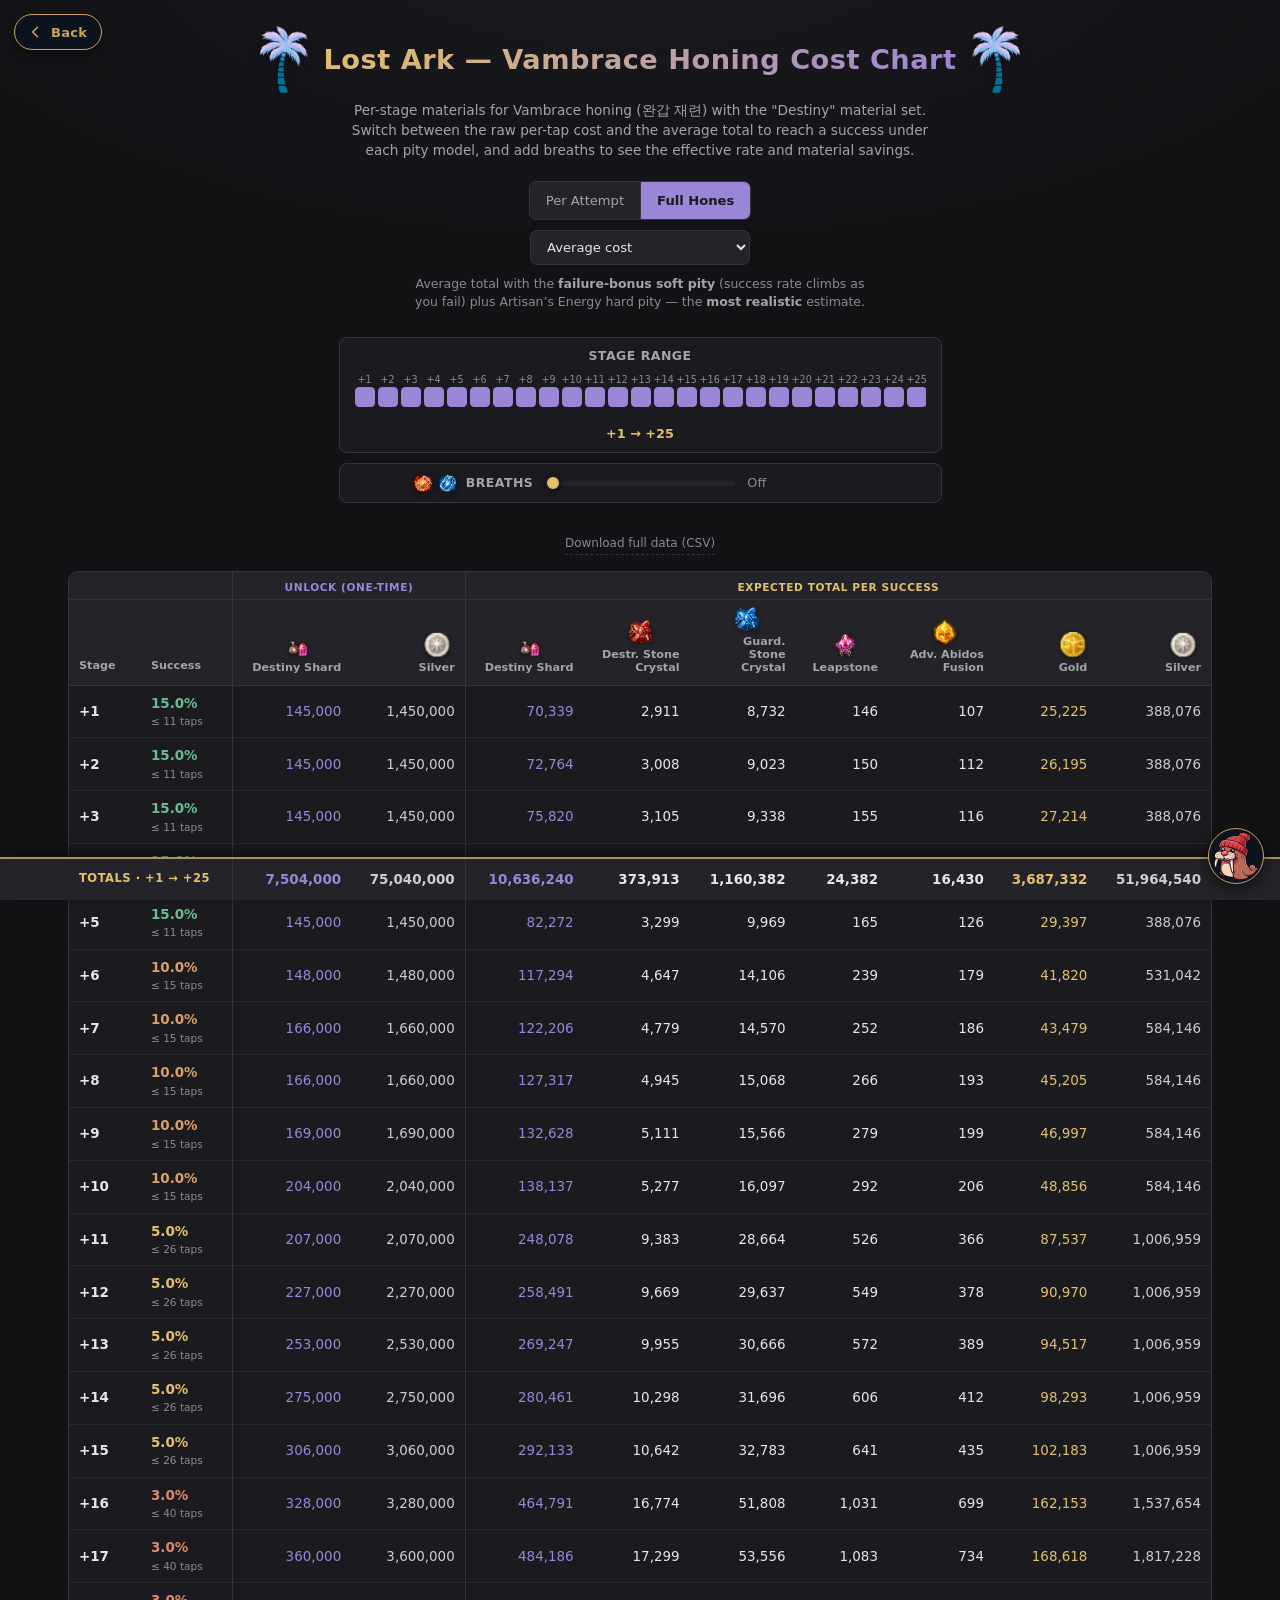
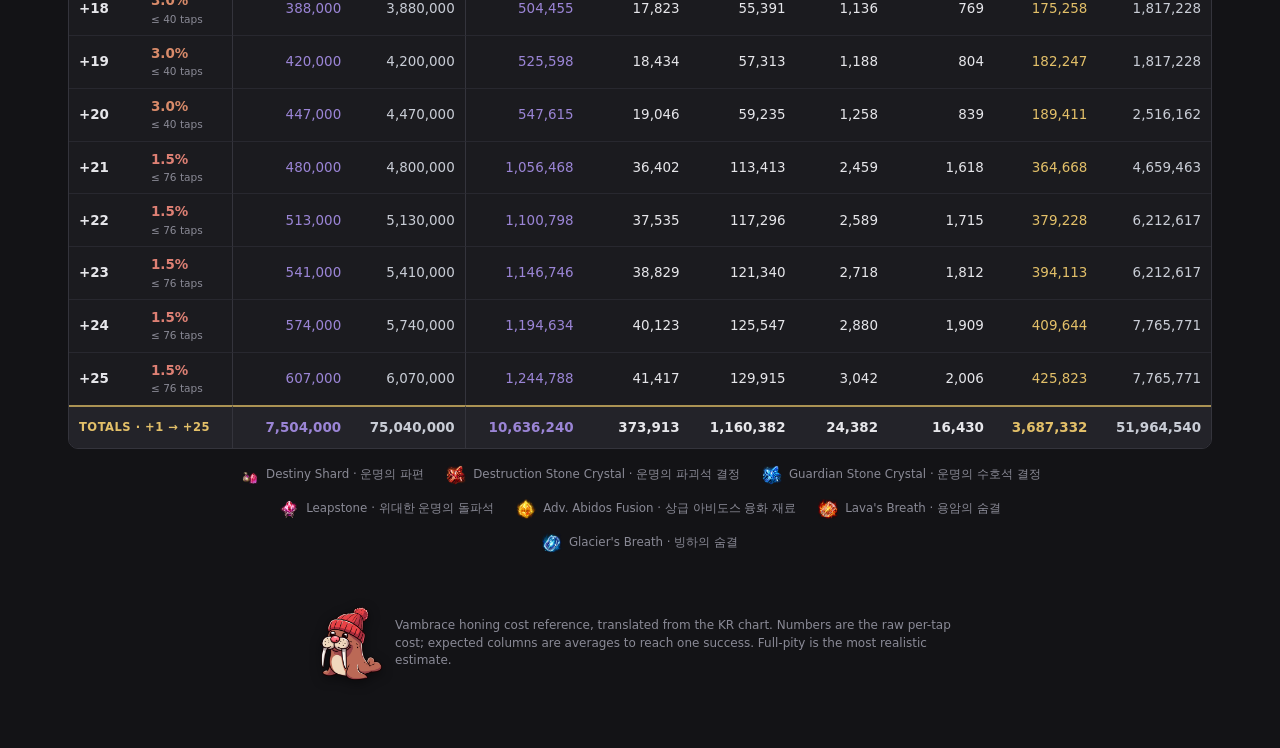
<file: vambrace-honing/index.html>
<!DOCTYPE html>
<html lang="en">
<head>
<meta charset="UTF-8">
<meta name="viewport" content="width=device-width, initial-scale=1.0">
<title>Lost Ark — Vambrace Honing Cost Chart</title>
<link rel="icon" href="icons/walrus.png" type="image/png" />
<style>
:root {
  --bg:#131316; --surface:#1b1b1f; --surface2:#232329; --border:#34343c;
  --text:#e6e6ea; --text2:#a3a3ac; --text3:#8a8a96; --accent:#9b85d6;
  --gold:#e3c069; --gold-dim:#ab9354; --green:#67bd8f; --red:#de8074; --amber:#d9a066;
}
* { margin:0; padding:0; box-sizing:border-box; }
body { background:radial-gradient(1100px 460px at 50% -8%, rgba(155,133,214,.05), transparent 70%) fixed, var(--bg);
       color:var(--text); font-family:'Segoe UI',system-ui,sans-serif; min-height:100vh; line-height:1.45; }

/* Header */
.title-row { display:flex; align-items:center; justify-content:center; gap:16px; padding:26px 12px 2px; }
.title-row h1 { font-size:1.7rem; letter-spacing:.5px; text-align:center;
  background:linear-gradient(135deg,#e3c069,#9b85d6); -webkit-background-clip:text; background-clip:text; -webkit-text-fill-color:transparent; }
.palm { width:48px; height:auto; flex:0 0 auto; opacity:.95; filter:drop-shadow(0 2px 5px rgba(0,0,0,.45)); }
.palm-flip { transform:scaleX(-1); }
.subtitle { text-align:center; color:var(--text2); margin:6px auto 20px; font-size:.85rem; max-width:640px; padding:0 16px; text-wrap:balance; }

.container { max-width:1180px; margin:0 auto; padding:0 18px 60px; }

/* Model toggle (segmented, junglewalrus region-toggle style) */
.toolbar { display:flex; flex-direction:column; align-items:center; gap:10px; margin-bottom:16px; }
.seg { display:inline-flex; border:1px solid var(--border); border-radius:7px; overflow:hidden; flex-wrap:wrap; justify-content:center; }
.seg button { background:var(--surface2); color:var(--text2); border:0; padding:9px 16px; cursor:pointer; font:inherit; font-size:.82rem; transition:background .12s,color .12s; white-space:nowrap; }
.seg button:hover { background:var(--surface); color:var(--text); }
.seg button.active { background:var(--accent); color:#1a1a1f; font-weight:600; }
.seg button + button { border-left:1px solid var(--border); }
.luck-sel { background:var(--surface2); color:var(--text); border:1px solid var(--border); border-radius:7px;
  padding:8px 12px; font:inherit; font-size:.82rem; cursor:pointer; transition:background .12s,border-color .12s; }
.luck-sel:hover { background:var(--surface); border-color:var(--accent); }
.luck-sel:focus-visible { outline:2px solid var(--accent); outline-offset:2px; }
.note { color:var(--text3); font-size:.78rem; max-width:680px; text-align:center; text-wrap:balance; padding:0 12px; }
.note b { color:var(--text2); }
.dl-csv { color:var(--text3); font-size:.75rem; text-decoration:none; border-bottom:1px dashed var(--border); padding-bottom:1px; transition:color .12s,border-color .12s; }
.dl-csv:hover { color:var(--gold); border-color:var(--gold-dim); }

/* Grace selector */
.grace-ctrl { display:flex; align-items:center; gap:12px; flex-wrap:wrap; justify-content:center;
  background:var(--surface); border:1px solid var(--border); border-radius:8px; padding:9px 15px;
  width:603px; max-width:100%; box-sizing:border-box; }
.grace-head { display:flex; align-items:center; gap:5px; color:var(--text2); font-size:.78rem;
  text-transform:uppercase; letter-spacing:.5px; font-weight:600; }
.grace-head img { width:20px; height:20px; border-radius:4px; filter:drop-shadow(0 1px 2px rgba(0,0,0,.5)); }
.grace-head span { margin-left:3px; }
input[type=range]#grace { -webkit-appearance:none; appearance:none; width:190px; height:5px; border-radius:3px;
  background:linear-gradient(90deg,var(--accent) 0%,var(--accent) var(--fill,0%),var(--surface2) var(--fill,0%));
  outline:none; cursor:pointer; }
#grace::-webkit-slider-thumb { -webkit-appearance:none; width:16px; height:16px; border-radius:50%;
  background:var(--gold); border:2px solid #1a1a1f; cursor:pointer; box-shadow:0 1px 4px rgba(0,0,0,.5); }
#grace::-moz-range-thumb { width:16px; height:16px; border-radius:50%; background:var(--gold); border:2px solid #1a1a1f; cursor:pointer; }
#grace:focus-visible { outline:2px solid var(--accent); outline-offset:4px; }
.grace-read { min-width:120px; font-size:.8rem; font-weight:600; color:var(--gold); font-variant-numeric:tabular-nums; }
.grace-read.off { color:var(--text3); font-weight:500; }
.grace-note { color:var(--text3); font-size:.75rem; max-width:680px; text-align:center; text-wrap:balance; padding:0 12px; min-height:1em; }
.grace-note b { color:var(--accent); }

/* Stage range selector — click-drag box picker, labeled +1..+25 above each box */
.range-ctrl { display:flex; flex-direction:column; align-items:center; gap:8px;
  background:var(--surface); border:1px solid var(--border); border-radius:8px; padding:9px 15px; margin-top:16px;
  width:603px; max-width:100%; box-sizing:border-box; }
.range-head { color:var(--text2); font-size:.78rem; text-transform:uppercase; letter-spacing:.5px; font-weight:600; }
.range-picker { overflow-x:auto; max-width:100%; padding-bottom:10px; }
.range-labels, .range-boxes { display:flex; gap:3px; width:max-content; }
.range-labels span { width:20px; text-align:center; font-size:.6rem; color:var(--text3); font-variant-numeric:tabular-nums; }
.range-box { width:20px; height:20px; border-radius:4px; background:var(--surface2); border:1px solid var(--border);
  cursor:pointer; user-select:none; touch-action:none; transition:background .08s,border-color .08s; }
.range-box:hover { border-color:var(--accent); }
.range-box.selected { background:var(--accent); border-color:var(--accent); }
.range-readout { font-size:.8rem; font-weight:600; color:var(--gold); font-variant-numeric:tabular-nums; }

/* Grace columns are hidden until graces are applied. */
table:not(.show-graces) .gcol { display:none; }
.divide-g { border-left:1px solid var(--border); }
.eff-rate { color:var(--accent); font-weight:600; }
.v-lava { color:#e0896f; }
.v-glacier { color:#7fb5e6; }

/* Table */
.tbl-wrap { overflow-x:auto; border:1px solid var(--border); border-radius:10px; background:var(--surface); }

/* Floating totals bar — a fixed copy of the totals row that stays at the
   bottom of the viewport (with column widths synced from the table) while the
   real totals row is scrolled off screen. Desktop only. */
.totals-bar { position:fixed; left:0; right:0; bottom:0; z-index:40; display:none; overflow:hidden;
  background:var(--surface2); border-top:2px solid var(--gold-dim); box-shadow:0 -6px 18px -4px rgba(0,0,0,.6); }
.totals-bar .tb-inner { display:flex; font-size:.84rem; font-weight:700; font-variant-numeric:tabular-nums; }
.totals-bar .tb-cell { padding:11px 10px; text-align:right; white-space:nowrap; box-sizing:border-box; flex:0 0 auto; overflow:hidden; }
.totals-bar .tb-label { color:var(--gold); text-align:left; text-transform:uppercase; letter-spacing:.5px; font-size:.72rem; }
.totals-bar .divide { border-left:1px solid var(--border); }
.totals-bar .divide-g { border-left:1px solid var(--border); }
@media (max-width:720px){ .totals-bar { display:none!important; } }
/* separate + spacing:0 so position:sticky works on the header and totals rows (sticky is broken under border-collapse:collapse) */
table { width:100%; border-collapse:separate; border-spacing:0; font-size:.84rem; min-width:820px; }
thead th { position:sticky; top:0; background:var(--surface2); z-index:2; }
.grp-head th { font-size:.66rem; text-transform:uppercase; letter-spacing:.6px; color:var(--text3);
  padding:8px 10px 4px; font-weight:600; border-bottom:1px solid var(--border); }
.grp-unlock { color:var(--accent)!important; }
.grp-hone   { color:var(--gold)!important; }
.col-head th { padding:6px 10px 10px; border-bottom:1px solid var(--border); font-weight:600; color:var(--text2);
  font-size:.7rem; vertical-align:bottom; text-align:right; }
.col-head .ic { display:inline-flex; flex-direction:column; align-items:stretch; gap:4px; }
.col-head img { width:26px; height:26px; border-radius:5px; display:block; align-self:center; filter:drop-shadow(0 1px 2px rgba(0,0,0,.5)); }
.col-head .lbl { line-height:1.15; text-align:right; max-width:78px; }
.col-head th.divide .lbl, .col-head .gcol .lbl { max-width:none; white-space:nowrap; }

tbody td { padding:8px 10px; text-align:right; border-bottom:1px solid rgba(52,52,60,.55); font-variant-numeric:tabular-nums; white-space:nowrap; }
tbody tr:last-child td { border-bottom:0; }
tbody tr:hover td { background:rgba(155,133,214,.06); }
tfoot td { padding:11px 10px; text-align:right; font-variant-numeric:tabular-nums; white-space:nowrap;
  border-top:2px solid var(--gold-dim); background:var(--surface2); font-weight:700; }
tfoot .c-total { text-align:left!important; text-transform:uppercase; letter-spacing:.5px; font-size:.72rem; color:var(--gold); }
.c-stage { text-align:left!important; font-weight:700; color:var(--text); }
.c-rate { text-align:left!important; }
.rate-val { font-weight:600; }
.taps { display:block; font-size:.66rem; color:var(--text3); margin-top:1px; }
.divide { border-left:1px solid var(--border); }
.v-gold { color:var(--gold); }
.v-silver { color:#c9cdd6; }
.v-shard { color:var(--accent); }
.muted { color:var(--text3); }

/* Legend */
.legend { display:flex; flex-wrap:wrap; gap:14px 22px; justify-content:center; margin:16px auto 0; max-width:900px; color:var(--text3); font-size:.74rem; }
.legend .item { display:flex; align-items:center; gap:7px; }
.legend img { width:20px; height:20px; border-radius:4px; }

/* Footer */
.footer-credit { display:flex; align-items:center; justify-content:center; gap:13px; max-width:640px; margin:34px auto 0; text-align:left; padding:20px 0 8px; color:var(--text3); font-size:.75rem; }
.footer-walrus { width:62px; height:auto; flex:0 0 auto; filter:drop-shadow(0 3px 6px rgba(0,0,0,.45)); }

@media (max-width:560px) {
  .palm { width:32px; } .title-row { gap:9px; }
  .title-row h1 { font-size:1.3rem; }
  .footer-walrus { width:48px; }
}

/* ── Mobile: turn the wide table into one card per stage ── */
@media (max-width:720px) {
  .container { padding:0 12px 72px; }
  /* Clear the fixed Back button so it never sits on top of the title. */
  .title-row { padding-top:56px; }
  .subtitle { font-size:.82rem; }
  .seg button { padding:8px 13px; font-size:.8rem; }

  .tbl-wrap { overflow:visible; max-height:none; border:0; background:transparent; border-radius:0; }
  table { min-width:0; display:block; font-size:.9rem; }
  thead { display:none; }
  tbody, tfoot { display:block; }

  tbody tr, tfoot tr {
    display:block; background:var(--surface); border:1px solid var(--border);
    border-radius:12px; margin-bottom:14px; overflow:hidden;
    box-shadow:0 2px 8px rgba(0,0,0,.25);
  }
  tfoot tr { border-color:var(--gold-dim); box-shadow:0 2px 10px rgba(227,192,105,.08); }
  /* the mobile totals card is a tall stack — keep it inline, not pinned */
  tfoot td { position:static; box-shadow:none; }
  tbody tr:hover td { background:none; }

  tbody td, tfoot td {
    display:flex; align-items:center; justify-content:space-between; gap:14px;
    text-align:right; white-space:normal; padding:9px 14px; border-left:0!important;
    border-bottom:1px solid rgba(52,52,60,.5); font-weight:600;
  }
  tbody tr td:last-child, tfoot tr td:last-child { border-bottom:0; }

  /* Left-hand label + icon, generated from data-label and the --i icon var. */
  td::before {
    content:attr(data-label); flex:1 1 auto; min-width:0; text-align:left;
    color:var(--text2); font-size:.76rem; font-weight:500; letter-spacing:.2px;
    padding-left:26px; background:var(--i) no-repeat left center; background-size:18px 18px;
  }

  /* Stage cell becomes the card header. */
  .c-stage {
    background:var(--surface2); color:var(--gold); font-weight:800; font-size:1.15rem;
    justify-content:flex-start; padding:11px 14px; border-bottom:1px solid var(--border);
  }
  .c-stage::before { content:none; }
  .c-rate::before { content:"Success"; padding-left:0; background:none; }
  .c-rate .taps { display:inline; margin:0 0 0 8px; }
  .c-total {
    background:var(--surface2); color:var(--gold); font-weight:700; font-size:.82rem;
    justify-content:flex-start; padding:11px 14px; border-bottom:1px solid var(--gold-dim);
  }
  .c-total::before { content:none; }

  .legend { gap:9px 14px; font-size:.72rem; }
}

/* jw-back — canonical thejunglewalrus snippet */
.jw-back { position:fixed; top:14px; left:14px; z-index:1000; display:inline-flex; align-items:center; gap:7px;
  height:36px; padding:0 14px 0 11px; border-radius:999px; background:#0e1320; border:1px solid #c8a45c;
  color:#c8a45c; text-decoration:none; box-sizing:border-box; line-height:1;
  transition:background .15s,border-color .15s,color .15s; box-shadow:0 3px 10px rgba(0,0,0,.45); }
.jw-back-icon { width:18px; height:18px; flex:0 0 auto; display:block; transition:transform .18s ease-out; }
.jw-back-label { white-space:nowrap; font:600 13px/1 -apple-system,BlinkMacSystemFont,"Segoe UI",system-ui,sans-serif; letter-spacing:.02em; }
.jw-back:hover, .jw-back:focus-visible { background:#1a2236; border-color:#e3c069; color:#e3c069; }
.jw-back:hover .jw-back-icon, .jw-back:focus-visible .jw-back-icon { transform:translateX(-2px); }
.jw-back:focus-visible { outline:2px solid #c8a45c; outline-offset:2px; }
@media (max-width:480px){ .jw-back{ top:10px; left:10px; height:32px; padding:0 12px 0 9px; } }
</style>
</head>
<body>

<a href="https://thejunglewalrus.github.io/" class="jw-back" title="Back to Junglewalrus tools" aria-label="Back to Junglewalrus tools">
  <svg class="jw-back-icon" viewBox="0 0 24 24" width="18" height="18" fill="none" stroke="currentColor" stroke-width="2.2" stroke-linecap="round" stroke-linejoin="round" aria-hidden="true">
    <path d="M15 18l-6-6 6-6"/>
  </svg>
  <span class="jw-back-label">Back</span>
</a>

<div class="title-row">
  <img class="palm" src="icons/palm.png" alt="" aria-hidden="true">
  <h1>Lost Ark — Vambrace Honing Cost Chart</h1>
  <img class="palm palm-flip" src="icons/palm.png" alt="" aria-hidden="true">
</div>
<p class="subtitle">Per-stage materials for Vambrace honing (완갑 재련) with the "Destiny" material set. Switch between the raw per-tap cost and the average total to reach a success under each pity model, and add breaths to see the effective rate and material savings.</p>

<div class="container">
  <div class="toolbar">
    <div class="seg" id="seg">
      <button data-model="attempt">Per Attempt</button>
      <button data-model="soft" class="active">Full Hones</button>
    </div>
    <select class="luck-sel" id="luck" aria-label="Luck scenario">
      <option value="best">Perfect luck — 1 tap</option>
      <option value="p25">Lucky — 25th percentile</option>
      <option value="avg" selected>Average cost</option>
      <option value="p75">Unlucky — 75th percentile</option>
      <option value="worst">Worst case — full pity</option>
    </select>
    <p class="note" id="note"></p>

    <div class="range-ctrl">
      <div class="range-head">Stage range</div>
      <div class="range-picker" id="rangePicker">
        <div class="range-labels" id="rangeLabels"></div>
        <div class="range-boxes" id="rangeBoxes"></div>
      </div>
      <div class="range-readout" id="rangeReadout"></div>
    </div>

    <div class="grace-ctrl">
      <div class="grace-head">
        <img src="icons/lavas_breath.png" alt="Lava's Breath">
        <img src="icons/glaciers_breath.png" alt="Glacier's Breath">
        <span>Breaths</span>
      </div>
      <input type="range" id="grace" min="0" max="100" step="5" value="0"
             aria-label="Grace fill — percent of the success-rate cap">
      <span class="grace-read" id="graceRead">Off</span>
    </div>
    <p class="grace-note" id="graceNote"></p>

    <a class="dl-csv" href="vambrace_honing_chart.csv" download>Download full data (CSV)</a>
  </div>

  <div class="tbl-wrap">
    <table>
      <thead>
        <tr class="grp-head">
          <th colspan="2"></th>
          <th colspan="2" class="grp-unlock divide">Unlock (one-time)</th>
          <th colspan="7" class="grp-hone divide" id="honeGrp">Per Honing Attempt</th>
        </tr>
        <tr class="col-head">
          <th class="c-stage">Stage</th>
          <th class="c-rate">Success</th>
          <th class="divide"><span class="ic"><img src="icons/destiny_shard.png" alt=""><span class="lbl">Destiny Shard</span></span></th>
          <th><span class="ic"><img src="icons/silver.png" alt=""><span class="lbl">Silver</span></span></th>
          <th class="divide"><span class="ic"><img src="icons/destiny_shard.png" alt=""><span class="lbl">Destiny Shard</span></span></th>
          <th><span class="ic"><img src="icons/destruction_stone_crystal.png" alt=""><span class="lbl">Destr. Stone Crystal</span></span></th>
          <th><span class="ic"><img src="icons/guardian_stone_crystal.png" alt=""><span class="lbl">Guard. Stone Crystal</span></span></th>
          <th><span class="ic"><img src="icons/leapstone.png" alt=""><span class="lbl">Leapstone</span></span></th>
          <th><span class="ic"><img src="icons/advanced_abidos_fusion_material.png" alt=""><span class="lbl">Adv. Abidos Fusion</span></span></th>
          <th><span class="ic"><img src="icons/gold.png" alt=""><span class="lbl">Gold</span></span></th>
          <th><span class="ic"><img src="icons/silver.png" alt=""><span class="lbl">Silver</span></span></th>
          <th class="gcol divide-g"><span class="ic"><img src="icons/lavas_breath.png" alt=""><span class="lbl">Lava's Breath</span></span></th>
          <th class="gcol"><span class="ic"><img src="icons/glaciers_breath.png" alt=""><span class="lbl">Glacier's Breath</span></span></th>
        </tr>
      </thead>
      <tbody id="body"></tbody>
      <tfoot id="foot"></tfoot>
    </table>
  </div>
  <div id="totalsBar" class="totals-bar" aria-hidden="true"><div class="tb-inner"></div></div>

  <div class="legend">
    <span class="item"><img src="icons/destiny_shard.png" alt="">Destiny Shard · 운명의 파편</span>
    <span class="item"><img src="icons/destruction_stone_crystal.png" alt="">Destruction Stone Crystal · 운명의 파괴석 결정</span>
    <span class="item"><img src="icons/guardian_stone_crystal.png" alt="">Guardian Stone Crystal · 운명의 수호석 결정</span>
    <span class="item"><img src="icons/leapstone.png" alt="">Leapstone · 위대한 운명의 돌파석</span>
    <span class="item"><img src="icons/advanced_abidos_fusion_material.png" alt="">Adv. Abidos Fusion · 상급 아비도스 융화 재료</span>
    <span class="item"><img src="icons/lavas_breath.png" alt="">Lava's Breath · 용암의 숨결</span>
    <span class="item"><img src="icons/glaciers_breath.png" alt="">Glacier's Breath · 빙하의 숨결</span>
  </div>

  <div class="footer-credit">
    <img class="footer-walrus" src="icons/walrus-mascot.png" alt="Junglewalrus mascot">
    <div>Vambrace honing cost reference, translated from the KR chart. Numbers are the raw per-tap cost; expected columns are averages to reach one success. Full-pity is the most realistic estimate.</div>
  </div>
</div>

<script src="data.js"></script>
<script>
const MATS   = ['shard','destr','guard','leap','fusion','gold','silver'];
const GRACES = ['lava','glacier'];
const VCLASS = { gold:'v-gold', silver:'v-silver', shard:'v-shard', lava:'v-lava', glacier:'v-glacier' };
const ICON = { shard:'destiny_shard', destr:'destruction_stone_crystal', guard:'guardian_stone_crystal',
               leap:'leapstone', fusion:'advanced_abidos_fusion_material', gold:'gold', silver:'silver',
               lava:'lavas_breath', glacier:'glaciers_breath' };
const LABEL = { shard:'Destiny Shard', destr:'Destr. Stone Crystal', guard:'Guard. Stone Crystal',
                leap:'Leapstone', fusion:'Adv. Abidos Fusion', gold:'Gold', silver:'Silver',
                lava:"Lava's Breath", glacier:"Glacier's Breath" };

// Honing math constants.
// Artisan's Energy: each FAIL grants 46.51% (=1/2.15) of that tap's TOTAL success rate —
// base + breaths + failure bonus. Verified in-game: 15.000% shows +6.97%, 30.000% shows +13.95%.
// The tap after the bar reaches 100% is a guaranteed success, so breaths also speed up hard pity.
const ART_RATIO = 1/2.15;
const FAILF     = 0.1;    // soft failure bonus per fail = base×0.1, stacks up to +base (10 fails)
// Full-juice bundle per base rate: max Lava's + Glacier's Breath per tap (both fill the additive cap = base rate).
// Per-breath bonus × max count = base rate in every band (lopec.kr extracted table, verified in-game):
// 15%: 20×0.375%  ·  10%: 25×0.2%  ·  5%: 25×0.1%  ·  3%: 30×0.05%  ·  1.5%: 30×0.025%
const BUNDLE = { '15.0%':[20,20], '10.0%':[25,25], '5.0%':[25,25], '3.0%':[30,30], '1.5%':[30,30] };

const baseP  = r => parseFloat(r)/100;
// Success chance on tap k (1-indexed): base + graces (+ failure bonus in the soft model).
const tapP   = (p0,g,k,soft) => Math.min(1, p0 + g + (soft ? Math.min(p0, p0*FAILF*(k-1)) : 0));
// Guaranteed-success tap: first tap reached with the artisan bar already at 100%.
function pity(rate, fill, soft){
  const p0 = baseP(rate), g = p0*fill;
  let art = 0;
  for(let k=1;;k++){
    if(art >= 1 - 1e-9) return k;
    art += tapP(p0,g,k,soft) * ART_RATIO;
  }
}
// Expected honing attempts to one success, given grace fill (0–1 of the cap) and model.
// graceTaps excludes the guaranteed pity tap — success is certain there, so no breaths are slotted.
function expTaps(rate, fill, model){
  const p0 = baseP(rate), g = p0*fill;              // grace adds flat chance, cap = base
  if(model==='attempt')  return {taps:1, graceTaps:1};
  if(model==='uncapped'){ const t = 1/Math.min(1, p0+g); return {taps:t, graceTaps:t}; }
  const soft = model==='soft';
  if(soft && luck==='best') return {taps:1, graceTaps:1};  // perfect luck: first tap lands
  const M = pity(rate, fill, soft);
  if(soft && luck==='worst') return {taps:M, graceTaps:M-1}; // every tap fails until the artisan guarantee
  if(soft && (luck==='p25' || luck==='p75')){
    // Percentile of the taps-to-success distribution: smallest tap T where the
    // success CDF (1 − Π(1−p_k)) reaches the target. Clamp to the artisan guarantee.
    const target = luck==='p25' ? 0.25 : 0.75;
    let miss = 1;
    for(let k=1;k<=M;k++){
      miss *= (1 - tapP(p0,g,k,soft));               // miss = P(fail taps 1..k)
      if(1 - miss >= target || k===M)
        return {taps:k, graceTaps: k>=M ? k-1 : k};  // guaranteed tap slots no breaths
    }
  }
  let E=0, reach=1;
  for(let k=1;k<=M;k++){ E+=reach; if(k===M) break;   // tap M is the guaranteed success
    reach *= (1 - tapP(p0,g,k,soft));
  }
  return {taps:E, graceTaps:E-reach};                 // reach = P(hitting the guaranteed tap)
}
const graceCounts = (rate, fill) => (BUNDLE[rate]||[0,0,0]).map(x=>Math.round(x*fill));

// One <td>. data-label + --i (icon url) drive the mobile card layout via CSS.
function cell(mat, val, opt={}){
  const vclass = opt.vclass !== undefined ? opt.vclass : (VCLASS[mat]||'');
  const cls = [opt.divide?'divide':'', opt.gcol?'gcol':'', opt.gdiv?'divide-g':'', vclass].filter(Boolean).join(' ');
  const label = opt.label || LABEL[mat];
  return `<td class="${cls}" data-label="${label}" style="--i:url('icons/${ICON[mat]}.png')">${fmt(val)}</td>`;
}
const NOTES = {
  attempt:  'Materials consumed on a <b>single honing tap</b> at this stage. This is the raw KR chart.',
  uncapped: 'Average total to reach <b>one success</b> — the naive 1&#8239;/&#8239;p estimate, ignoring all pity. Upper bound.',
  hard:     'Average total capped by <b>Artisan’s Energy</b> hard pity (guaranteed success by the tap count shown under each rate).',
  soft:     'Average total with the <b>failure-bonus soft pity</b> (success rate climbs as you fail) plus Artisan’s Energy hard pity — the <b>most realistic</b> estimate.',
  soft_best:  'Best case: <b>every stage succeeds on the first tap</b> — identical to the raw per-attempt cost. The floor for a full +0&nbsp;&rarr;&nbsp;+25 run.',
  soft_p25:   'Lucky quartile: you reach a success by this tap <b>25% of the time or sooner</b>. Costs below the average.',
  soft_p75:   'Unlucky quartile: <b>75% of runs</b> finish by this tap — the other 25% drag on toward full pity. Costs above the average.',
  soft_worst: 'Worst case: <b>every tap fails</b> until Artisan’s Energy guarantees the success (the tap count under each rate). The ceiling — you can never pay more than this.',
};
function rateColor(r){ const v=parseFloat(r); return v>=15?'var(--green)':v>=10?'var(--amber)':v>=5?'var(--gold)':v>=3?'#d98b6a':'var(--red)'; }
const fmt = n => n.toLocaleString('en-US');

let model = 'soft', fill = 0, luck = 'avg';
let selectedStages = new Set(Array.from({length:25}, (_,i) => i+1));
function formatStages(set){
  const arr = [...set].sort((a,b)=>a-b);
  if(!arr.length) return 'No stages selected';
  const parts = [];
  let start = arr[0], prev = arr[0];
  for(let i=1;i<=arr.length;i++){
    const cur = arr[i];
    if(cur !== prev+1){
      parts.push(start===prev ? `+${start}` : `+${start} → +${prev}`);
      start = cur;
    }
    prev = cur;
  }
  return parts.join(', ');
}
const table = document.querySelector('table');
const body = document.getElementById('body');
const foot = document.getElementById('foot');
const note = document.getElementById('note');
const honeGrp = document.getElementById('honeGrp');

function render(){
  const showG = fill > 0;
  table.classList.toggle('show-graces', showG);
  honeGrp.textContent = model==='attempt' ? 'Per Honing Attempt'
    : luck==='best' ? 'Total per Success (Perfect Luck)'
    : luck==='worst' ? 'Worst-Case Total per Success'
    : luck==='p25' ? '25th-Percentile Total per Success'
    : luck==='p75' ? '75th-Percentile Total per Success'
    : 'Expected Total per Success';
  honeGrp.colSpan = showG ? 9 : 7;
  note.innerHTML = model==='soft' && luck!=='avg' ? NOTES['soft_'+luck] : NOTES[model];

  const tot = { shard:0, silver:0 };
  const totM = Object.fromEntries(MATS.map(m=>[m,0]));
  const totG = [0,0,0];
  const rows = DATA.filter(row => selectedStages.has(row.stage));

  body.innerHTML = rows.map(row => {
    tot.shard += row.unlock.shard; tot.silver += row.unlock.silver;
    const {taps, graceTaps} = expTaps(row.rate, fill, model);
    const perG = graceCounts(row.rate, fill);
    const mv = m => Math.round(row.attempt[m]*taps);
    MATS.forEach(m => totM[m] += mv(m));
    const gVals = perG.map(c => Math.round(c*graceTaps));
    gVals.forEach((v,i)=> totG[i]+=v);
    const cells  = MATS.map((m,i)=>cell(m, mv(m), {divide:i===0})).join('');
    const gcells = showG ? GRACES.map((gm,i)=>cell(gm, gVals[i], {gcol:true, gdiv:i===0, vclass:VCLASS[gm]})).join('') : '';
    const showTaps = model==='hard' || model==='soft';
    const eff = showG ? ` <span class="eff-rate">→ ${Math.min(100, baseP(row.rate)*(1+fill)*100).toFixed(1)}%</span>` : '';
    return `<tr>
      <td class="c-stage" data-label="Stage">+${row.stage}</td>
      <td class="c-rate" data-label="Success"><span class="rate-val" style="color:${rateColor(row.rate)}">${row.rate}</span>${eff}${showTaps?`<span class="taps">≤ ${pity(row.rate, fill, model==='soft')} taps</span>`:''}</td>
      ${cell('shard', row.unlock.shard, {divide:true, label:'Unlock · Destiny Shard'})}
      ${cell('silver', row.unlock.silver, {label:'Unlock · Silver'})}
      ${cells}${gcells}
    </tr>`;
  }).join('');

  const footCells  = MATS.map((m,i)=>cell(m, totM[m], {divide:i===0})).join('');
  const footGcells = showG ? GRACES.map((gm,i)=>cell(gm, totG[i], {gcol:true, gdiv:i===0, vclass:VCLASS[gm]})).join('') : '';
  foot.innerHTML = `<tr>
    <td class="c-total" colspan="2" data-label="">Totals · ${formatStages(selectedStages)}</td>
    ${cell('shard', tot.shard, {divide:true, label:'Unlock · Destiny Shard'})}
    ${cell('silver', tot.silver, {label:'Unlock · Silver'})}
    ${footCells}${footGcells}
  </tr>`;

  if (typeof syncBar === 'function') syncBar();
}

const luckSel = document.getElementById('luck');
document.getElementById('seg').addEventListener('click', e => {
  const b = e.target.closest('button'); if(!b) return;
  model = b.dataset.model;
  document.querySelectorAll('#seg button').forEach(x=>x.classList.toggle('active', x===b));
  luckSel.hidden = model !== 'soft';
  render();
});
luckSel.addEventListener('change', () => { luck = luckSel.value; render(); });

// Floating totals bar: mirror the <tfoot> row into a fixed bar, with each cell
// width copied from the table header, shown only while the real row is off screen.
const totalsBar = document.getElementById('totalsBar');
const tbInner = totalsBar.querySelector('.tb-inner');
const wrap = document.querySelector('.tbl-wrap');
function syncBar(){
  if(window.innerWidth <= 720){ totalsBar.style.display='none'; return; }
  const footRect = foot.getBoundingClientRect();
  const tableRect = table.getBoundingClientRect();
  const show = footRect.top > window.innerHeight - 2 && tableRect.top < window.innerHeight;
  if(!show){ totalsBar.style.display='none'; return; }
  const ths = [...table.querySelectorAll('thead tr.col-head th')];
  const footTds = [...foot.querySelectorAll('td')];
  const w = ths.map(th => th.getBoundingClientRect().width);
  // footTds[0] spans header cols 0+1; footTds[i>=1] maps to header col i+1
  let html = `<div class="tb-cell tb-label" style="width:${w[0]+w[1]}px">${footTds[0].innerHTML}</div>`;
  for(let i=1;i<footTds.length;i++){
    html += `<div class="tb-cell ${footTds[i].className}" style="width:${w[i+1]}px">${footTds[i].innerHTML}</div>`;
  }
  tbInner.innerHTML = html;
  tbInner.style.width = w.reduce((a,b)=>a+b,0)+'px';
  tbInner.style.marginLeft = tableRect.left+'px';
  totalsBar.style.display='block';
}
window.addEventListener('scroll', syncBar, {passive:true});
window.addEventListener('resize', syncBar);
wrap.addEventListener('scroll', syncBar, {passive:true});

const grace = document.getElementById('grace');
const graceRead = document.getElementById('graceRead');
const graceNote = document.getElementById('graceNote');
function onGrace(){
  fill = (+grace.value)/100;
  grace.style.setProperty('--fill', grace.value+'%');
  if(fill===0){
    graceRead.textContent = 'Off';
    graceRead.classList.add('off');
    graceNote.innerHTML = '';
  } else {
    graceRead.classList.remove('off');
    graceRead.textContent = `+${grace.value}% of cap` + (fill>=1 ? ' · max' : '');
    graceNote.innerHTML = `Breaths add flat success chance up to the base rate — at <b>max</b> they double your effective rate. Per breath: <b>0.375%</b> at +1–5 (20 each), <b>0.2%</b> at +6–10 (25 each), <b>0.1%</b> at +11–15 (25 each), <b>0.05%</b> at +16–20 (30 each), <b>0.025%</b> at +21–25 (30 each). Lava's &amp; Glacier's Breath used per tap appear as extra columns; base-material totals fall as the effective rate rises. Artisan's Energy accrues at 46.51% of the <b>total</b> rate per fail, so breaths also cut the hard-pity tap count (updated live in the Success column). The guaranteed pity tap consumes no breaths.`;
  }
  render();
}
grace.addEventListener('input', onGrace);
onGrace();

const rangeLabels  = document.getElementById('rangeLabels');
const rangeBoxesEl = document.getElementById('rangeBoxes');
const rangeReadout = document.getElementById('rangeReadout');
for(let s=1; s<=25; s++){
  rangeLabels.insertAdjacentHTML('beforeend', `<span>+${s}</span>`);
  rangeBoxesEl.insertAdjacentHTML('beforeend', `<div class="range-box" data-stage="${s}" role="button" aria-label="Stage +${s}"></div>`);
}
const rangeBoxes = [...rangeBoxesEl.querySelectorAll('.range-box')];
rangeBoxes.forEach(el => el.classList.toggle('selected', selectedStages.has(+el.dataset.stage)));
rangeReadout.textContent = formatStages(selectedStages);

let dragging = false, paintMode = true;
rangeBoxes.forEach(el => {
  el.addEventListener('pointerdown', e => {
    dragging = true;
    paintMode = !el.classList.contains('selected');
    el.classList.toggle('selected', paintMode);
    e.preventDefault();
  });
  el.addEventListener('pointerenter', () => {
    if(dragging) el.classList.toggle('selected', paintMode);
  });
});
window.addEventListener('pointerup', () => {
  if(!dragging) return;
  dragging = false;
  selectedStages = new Set(rangeBoxes.filter(el => el.classList.contains('selected')).map(el => +el.dataset.stage));
  rangeReadout.textContent = formatStages(selectedStages);
  render();
});
</script>

<!-- Junglewalrus "back to hub" badge — portable snippet from
     https://github.com/thejunglewalrus/thejunglewalrus.github.io/blob/main/snippets/jw-badge.html -->
<a href="https://thejunglewalrus.github.io/" target="_blank" rel="noopener" class="jw-badge"
   title="More Lost Ark tools by Junglewalrus" aria-label="More Lost Ark tools by Junglewalrus">
  <img src="https://thejunglewalrus.github.io/walrus.png" alt="" width="48" height="48" />
  <span class="jw-badge-label">More tools</span>
</a>
<style>
  .jw-badge { position:fixed; bottom:16px; right:16px; z-index:1000; display:inline-flex; align-items:center; gap:8px;
    height:56px; width:56px; padding:4px; border-radius:999px; background:#0e1320; border:1px solid #c8a45c;
    color:#c8a45c; text-decoration:none; overflow:hidden; transition:width .22s ease-out, background .15s;
    box-shadow:0 4px 14px rgba(0,0,0,.55); box-sizing:border-box; }
  .jw-badge img { width:48px; height:48px; flex-shrink:0; border-radius:50%; object-fit:cover; display:block; }
  .jw-badge-label { white-space:nowrap; font:600 13px/1 -apple-system,BlinkMacSystemFont,"Segoe UI",system-ui,sans-serif;
    letter-spacing:.02em; opacity:0; padding-right:14px; transition:opacity .12s .1s ease-in; }
  .jw-badge:hover, .jw-badge:focus-visible { width:178px; background:rgba(22,22,26,.96); text-decoration:none; }
  .jw-badge:hover .jw-badge-label, .jw-badge:focus-visible .jw-badge-label { opacity:1; }
  @media (max-width:480px){ .jw-badge{ bottom:10px; right:10px; } }
</style>
</body>
</html>
</file>
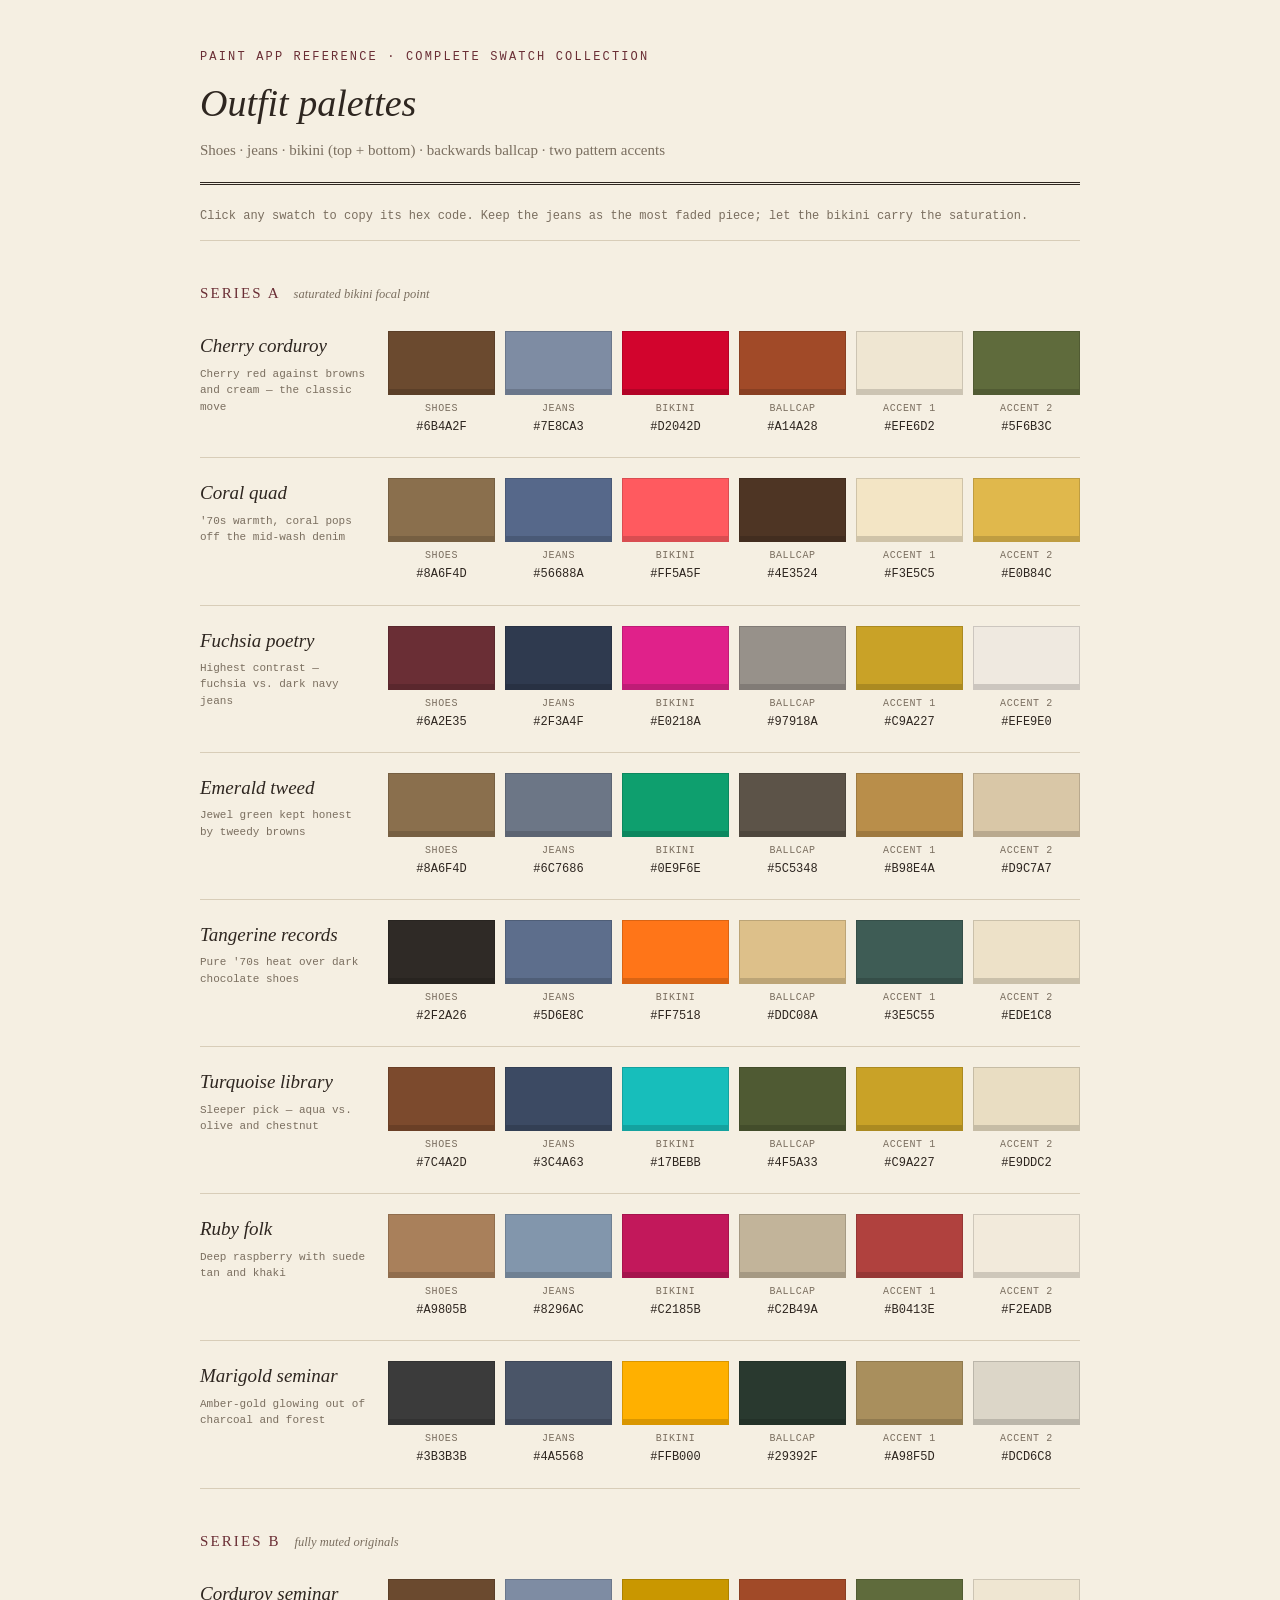
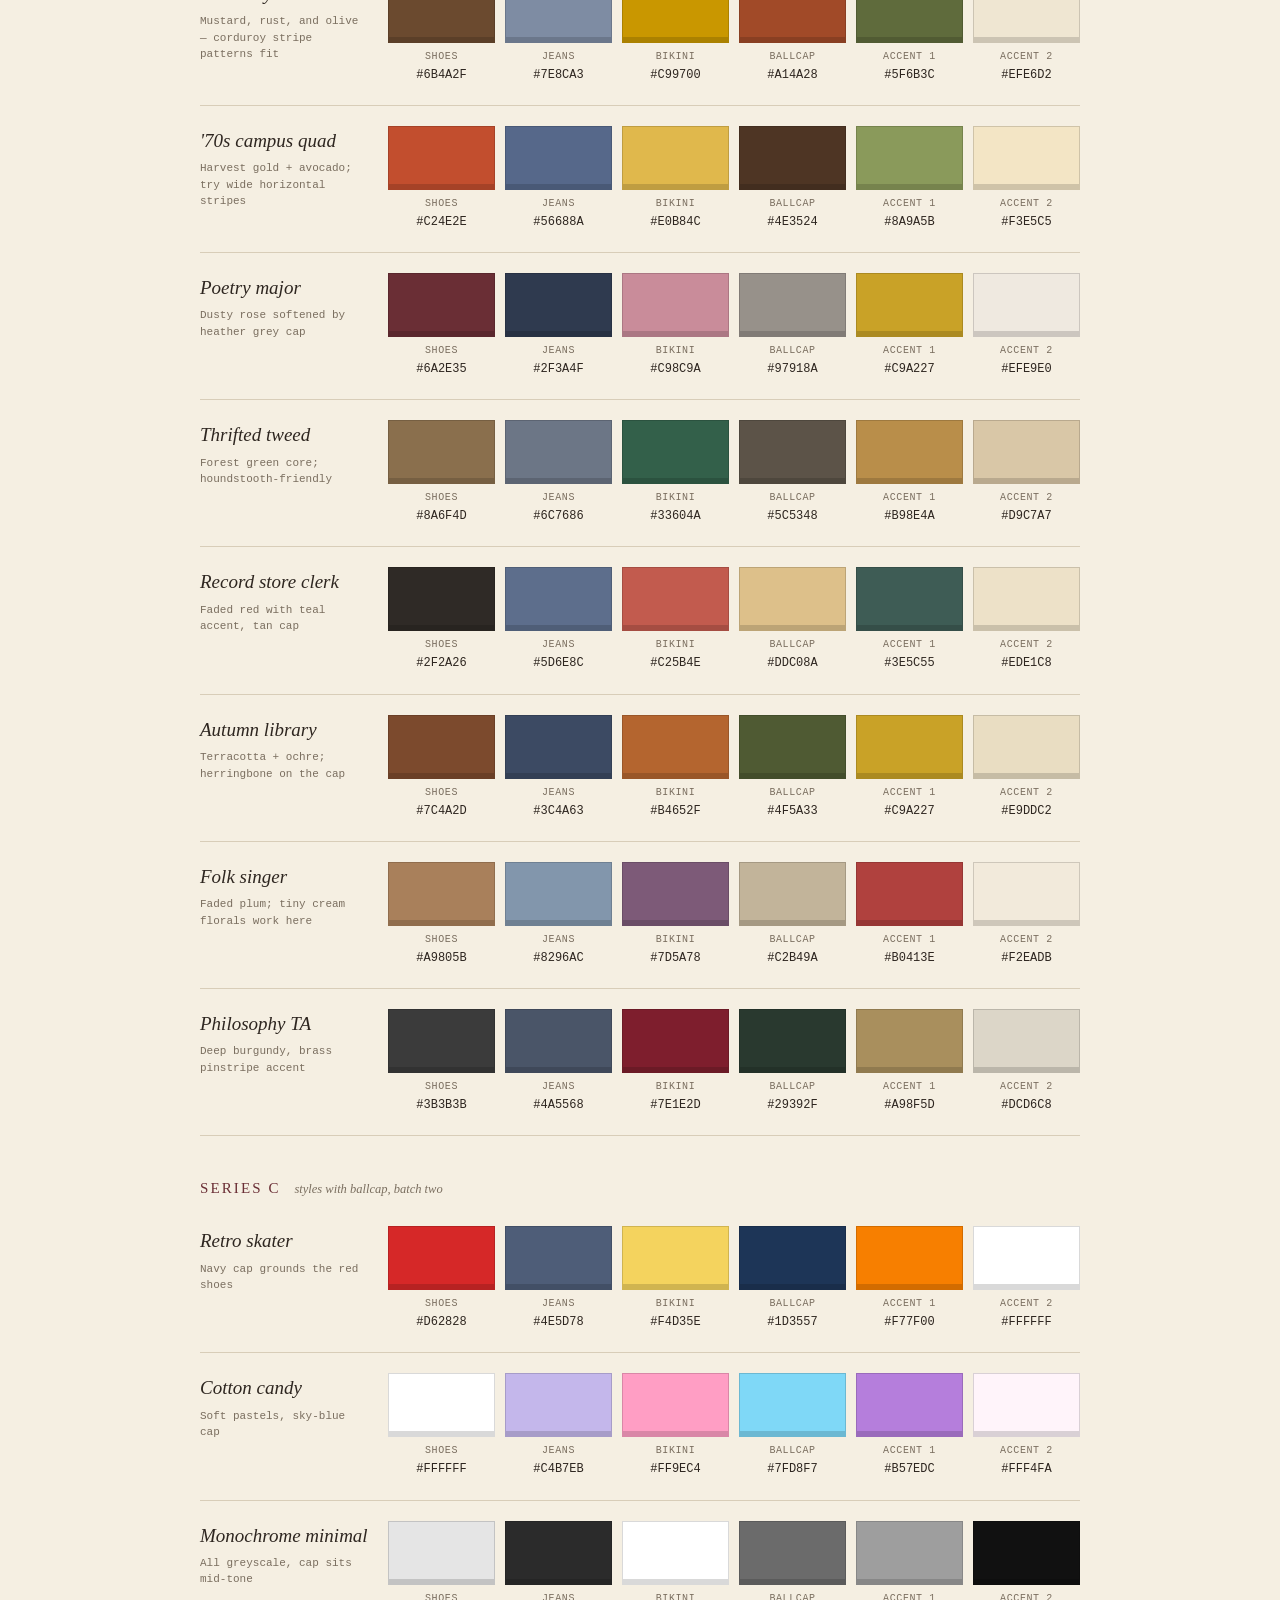
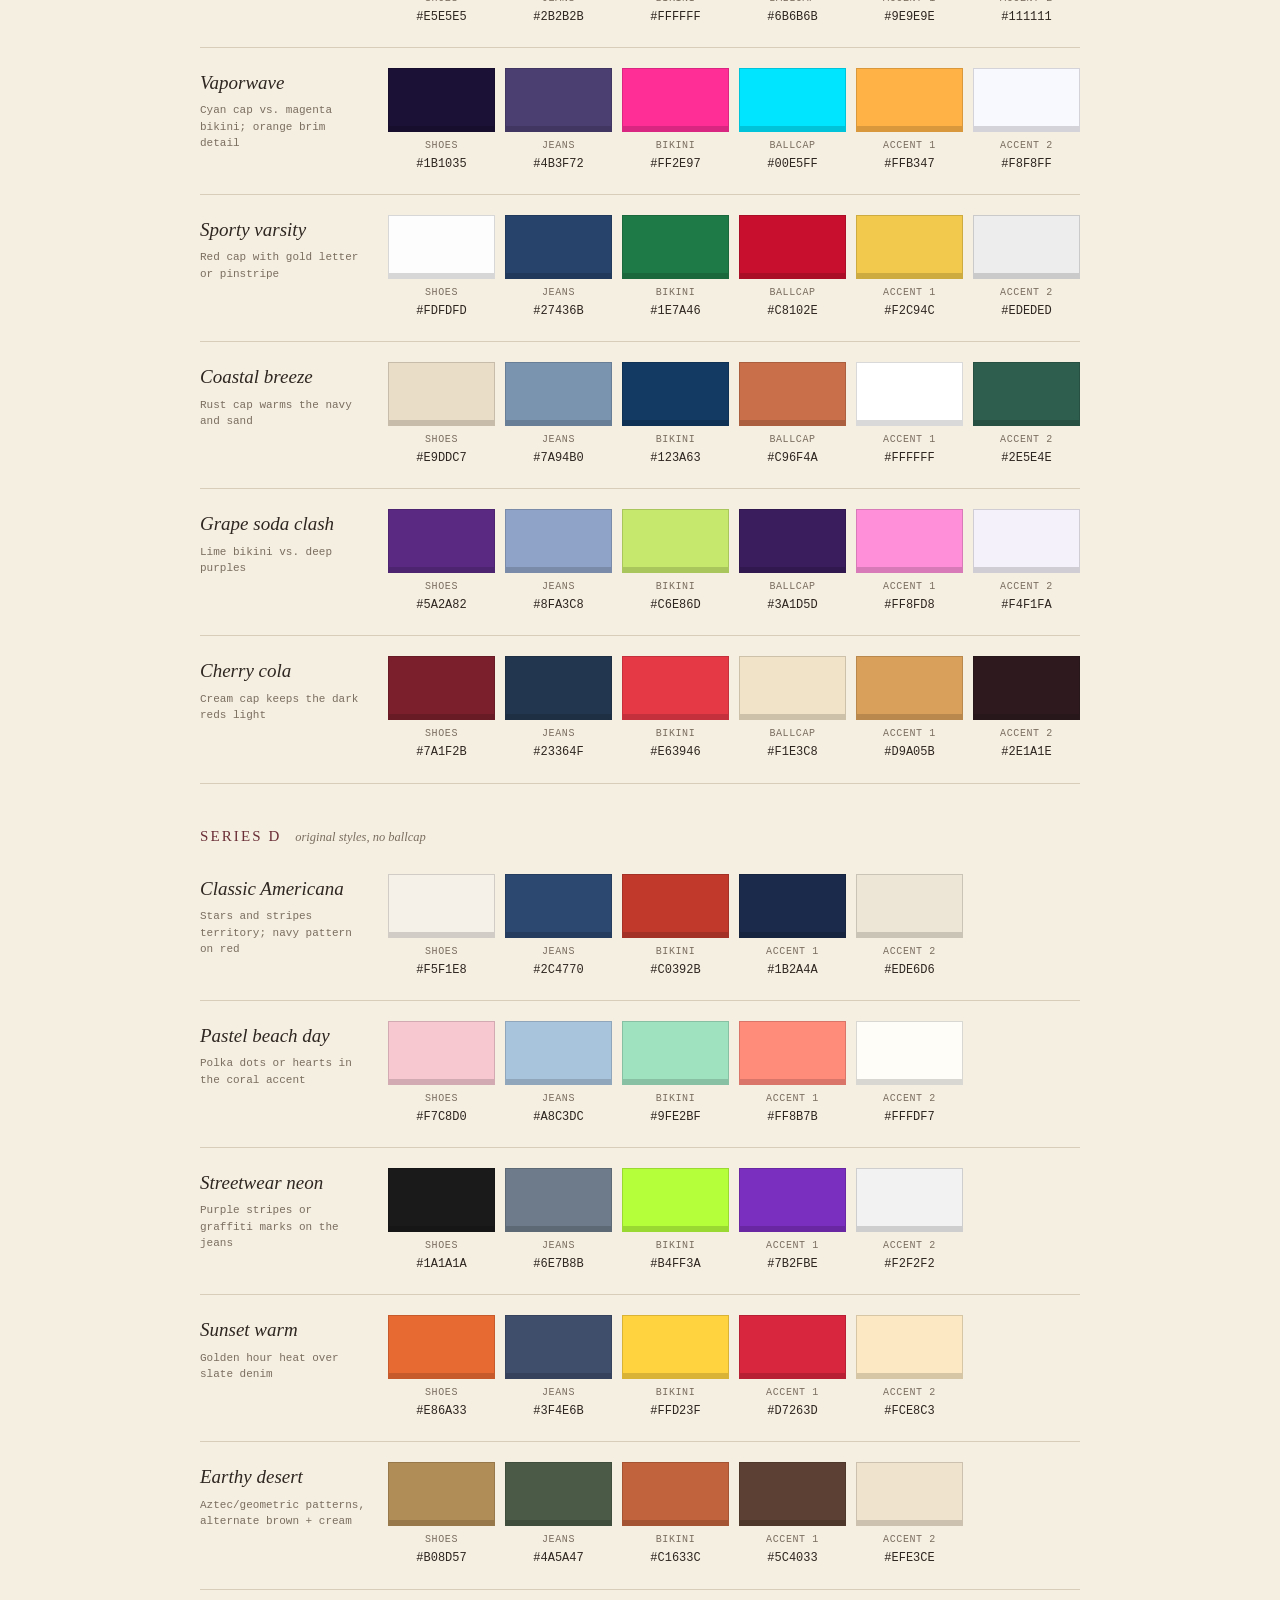
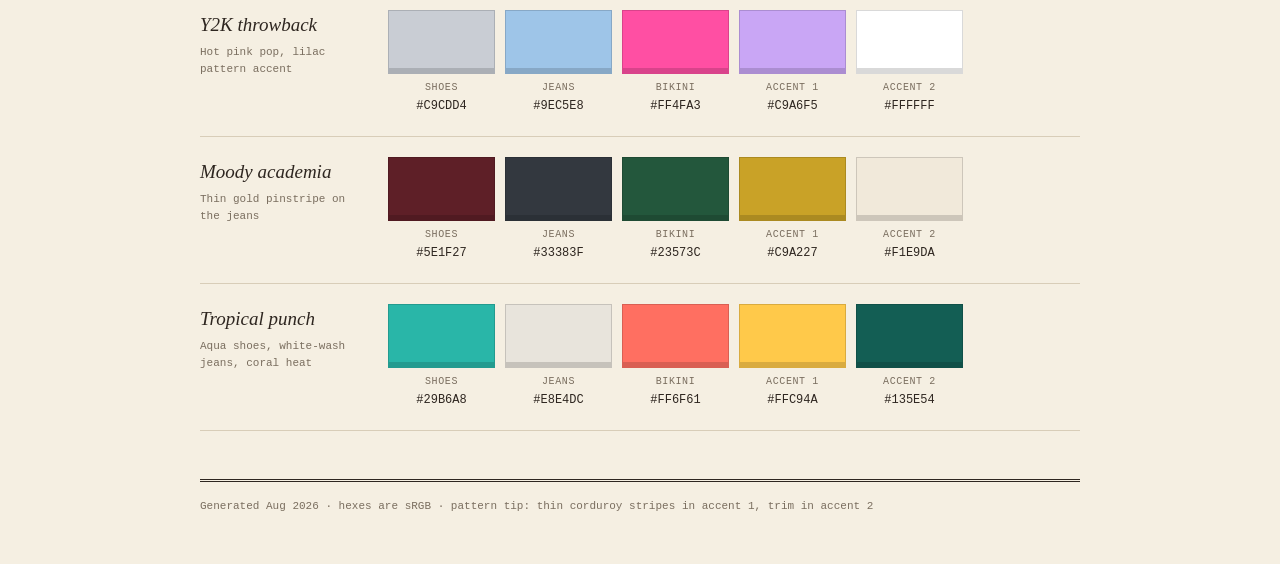
<file: vintage-outfit-palettes/index.html>
<!DOCTYPE html>
<html lang="en">
<head>
<meta charset="UTF-8">
<meta name="viewport" content="width=device-width, initial-scale=1.0">
<title>Vintage outfit palettes</title>
<style>
  :root{
    --paper:#F5EFE2; --ink:#2E2620; --muted:#7A6E5F; --rule:#D8CDB8;
    --oxblood:#6A2E35; --mustard:#C9A227;
  }
  *{box-sizing:border-box;margin:0;padding:0}
  body{background:var(--paper);color:var(--ink);font-family:Georgia,'Times New Roman',serif;line-height:1.6;padding:48px 24px}
  .sheet{max-width:880px;margin:0 auto}
  header{border-bottom:3px double var(--ink);padding-bottom:20px;margin-bottom:8px}
  .eyebrow{font-family:'Courier New',monospace;font-size:12px;letter-spacing:.18em;text-transform:uppercase;color:var(--oxblood)}
  h1{font-size:38px;font-weight:400;font-style:italic;margin-top:6px}
  .sub{color:var(--muted);font-size:15px;margin-top:4px}
  .legend{font-family:'Courier New',monospace;font-size:12px;color:var(--muted);padding:14px 0;border-bottom:1px solid var(--rule)}
  h2{font-size:15px;font-weight:400;letter-spacing:.14em;text-transform:uppercase;margin:40px 0 6px;color:var(--oxblood)}
  h2 small{color:var(--muted);text-transform:none;letter-spacing:0;font-style:italic;margin-left:8px}
  .palette{display:grid;grid-template-columns:170px 1fr;gap:18px;align-items:start;padding:20px 0;border-bottom:1px solid var(--rule)}
  .pname{font-size:19px;font-style:italic}
  .pnote{font-family:'Courier New',monospace;font-size:11px;color:var(--muted);margin-top:4px;line-height:1.5}
  .chips{display:grid;grid-template-columns:repeat(6,1fr);gap:10px}
  .chip{cursor:pointer;text-align:center}
  .chip .sw{height:64px;border:1px solid rgba(0,0,0,.15);border-bottom-width:6px}
  .chip .role{font-family:'Courier New',monospace;font-size:10px;letter-spacing:.06em;text-transform:uppercase;color:var(--muted);margin-top:6px}
  .chip .hex{font-family:'Courier New',monospace;font-size:12px;margin-top:1px}
  .chip:hover .hex{color:var(--oxblood)}
  footer{margin-top:48px;padding-top:16px;border-top:3px double var(--ink);font-family:'Courier New',monospace;font-size:11px;color:var(--muted)}
  #toast{position:fixed;bottom:24px;left:50%;transform:translateX(-50%);background:var(--ink);color:var(--paper);font-family:'Courier New',monospace;font-size:12px;padding:8px 16px;opacity:0;transition:opacity .25s;pointer-events:none}
  @media (max-width:720px){.palette{grid-template-columns:1fr}.chips{grid-template-columns:repeat(3,1fr)}}
</style>
</head>
<body>
<div class="sheet">
  <header>
    <div class="eyebrow">Paint app reference &middot; complete swatch collection</div>
    <h1>Outfit palettes</h1>
    <div class="sub">Shoes &middot; jeans &middot; bikini (top + bottom) &middot; backwards ballcap &middot; two pattern accents</div>
  </header>
  <div class="legend">Click any swatch to copy its hex code. Keep the jeans as the most faded piece; let the bikini carry the saturation.</div>

  <h2>Series A <small>saturated bikini focal point</small></h2>
  <div id="seriesA"></div>

  <h2>Series B <small>fully muted originals</small></h2>
  <div id="seriesB"></div>

  <h2>Series C <small>styles with ballcap, batch two</small></h2>
  <div id="seriesC"></div>

  <h2>Series D <small>original styles, no ballcap</small></h2>
  <div id="seriesD"></div>

  <footer>Generated Aug 2026 &middot; hexes are sRGB &middot; pattern tip: thin corduroy stripes in accent 1, trim in accent 2</footer>
</div>
<div id="toast">copied</div>

<script>
const ROLES = ["Shoes","Jeans","Bikini","Ballcap","Accent 1","Accent 2"];
const seriesA = [
  ["Cherry corduroy","Cherry red against browns and cream — the classic move","#6B4A2F","#7E8CA3","#D2042D","#A14A28","#EFE6D2","#5F6B3C"],
  ["Coral quad","'70s warmth, coral pops off the mid-wash denim","#8A6F4D","#56688A","#FF5A5F","#4E3524","#F3E5C5","#E0B84C"],
  ["Fuchsia poetry","Highest contrast — fuchsia vs. dark navy jeans","#6A2E35","#2F3A4F","#E0218A","#97918A","#C9A227","#EFE9E0"],
  ["Emerald tweed","Jewel green kept honest by tweedy browns","#8A6F4D","#6C7686","#0E9F6E","#5C5348","#B98E4A","#D9C7A7"],
  ["Tangerine records","Pure '70s heat over dark chocolate shoes","#2F2A26","#5D6E8C","#FF7518","#DDC08A","#3E5C55","#EDE1C8"],
  ["Turquoise library","Sleeper pick — aqua vs. olive and chestnut","#7C4A2D","#3C4A63","#17BEBB","#4F5A33","#C9A227","#E9DDC2"],
  ["Ruby folk","Deep raspberry with suede tan and khaki","#A9805B","#8296AC","#C2185B","#C2B49A","#B0413E","#F2EADB"],
  ["Marigold seminar","Amber-gold glowing out of charcoal and forest","#3B3B3B","#4A5568","#FFB000","#29392F","#A98F5D","#DCD6C8"]
];
const seriesB = [
  ["Corduroy seminar","Mustard, rust, and olive — corduroy stripe patterns fit","#6B4A2F","#7E8CA3","#C99700","#A14A28","#5F6B3C","#EFE6D2"],
  ["'70s campus quad","Harvest gold + avocado; try wide horizontal stripes","#C24E2E","#56688A","#E0B84C","#4E3524","#8A9A5B","#F3E5C5"],
  ["Poetry major","Dusty rose softened by heather grey cap","#6A2E35","#2F3A4F","#C98C9A","#97918A","#C9A227","#EFE9E0"],
  ["Thrifted tweed","Forest green core; houndstooth-friendly","#8A6F4D","#6C7686","#33604A","#5C5348","#B98E4A","#D9C7A7"],
  ["Record store clerk","Faded red with teal accent, tan cap","#2F2A26","#5D6E8C","#C25B4E","#DDC08A","#3E5C55","#EDE1C8"],
  ["Autumn library","Terracotta + ochre; herringbone on the cap","#7C4A2D","#3C4A63","#B4652F","#4F5A33","#C9A227","#E9DDC2"],
  ["Folk singer","Faded plum; tiny cream florals work here","#A9805B","#8296AC","#7D5A78","#C2B49A","#B0413E","#F2EADB"],
  ["Philosophy TA","Deep burgundy, brass pinstripe accent","#3B3B3B","#4A5568","#7E1E2D","#29392F","#A98F5D","#DCD6C8"]
];

const seriesC = [
  ["Retro skater","Navy cap grounds the red shoes","#D62828","#4E5D78","#F4D35E","#1D3557","#F77F00","#FFFFFF"],
  ["Cotton candy","Soft pastels, sky-blue cap","#FFFFFF","#C4B7EB","#FF9EC4","#7FD8F7","#B57EDC","#FFF4FA"],
  ["Monochrome minimal","All greyscale, cap sits mid-tone","#E5E5E5","#2B2B2B","#FFFFFF","#6B6B6B","#9E9E9E","#111111"],
  ["Vaporwave","Cyan cap vs. magenta bikini; orange brim detail","#1B1035","#4B3F72","#FF2E97","#00E5FF","#FFB347","#F8F8FF"],
  ["Sporty varsity","Red cap with gold letter or pinstripe","#FDFDFD","#27436B","#1E7A46","#C8102E","#F2C94C","#EDEDED"],
  ["Coastal breeze","Rust cap warms the navy and sand","#E9DDC7","#7A94B0","#123A63","#C96F4A","#FFFFFF","#2E5E4E"],
  ["Grape soda clash","Lime bikini vs. deep purples","#5A2A82","#8FA3C8","#C6E86D","#3A1D5D","#FF8FD8","#F4F1FA"],
  ["Cherry cola","Cream cap keeps the dark reds light","#7A1F2B","#23364F","#E63946","#F1E3C8","#D9A05B","#2E1A1E"]
];
const ROLES5 = ["Shoes","Jeans","Bikini","Accent 1","Accent 2"];
const seriesD = [
  ["Classic Americana","Stars and stripes territory; navy pattern on red","#F5F1E8","#2C4770","#C0392B","#1B2A4A","#EDE6D6"],
  ["Pastel beach day","Polka dots or hearts in the coral accent","#F7C8D0","#A8C3DC","#9FE2BF","#FF8B7B","#FFFDF7"],
  ["Streetwear neon","Purple stripes or graffiti marks on the jeans","#1A1A1A","#6E7B8B","#B4FF3A","#7B2FBE","#F2F2F2"],
  ["Sunset warm","Golden hour heat over slate denim","#E86A33","#3F4E6B","#FFD23F","#D7263D","#FCE8C3"],
  ["Earthy desert","Aztec/geometric patterns, alternate brown + cream","#B08D57","#4A5A47","#C1633C","#5C4033","#EFE3CE"],
  ["Y2K throwback","Hot pink pop, lilac pattern accent","#C9CDD4","#9EC5E8","#FF4FA3","#C9A6F5","#FFFFFF"],
  ["Moody academia","Thin gold pinstripe on the jeans","#5E1F27","#33383F","#23573C","#C9A227","#F1E9DA"],
  ["Tropical punch","Aqua shoes, white-wash jeans, coral heat","#29B6A8","#E8E4DC","#FF6F61","#FFC94A","#135E54"]
];

function render(target, data, roles){
  roles = roles || ROLES;
  const el = document.getElementById(target);
  el.innerHTML = data.map(p => {
    const [name, note, ...hexes] = p;
    const chips = hexes.map((h,i) =>
      '<div class="chip" data-hex="'+h+'" title="Copy '+h+'">'+
      '<div class="sw" style="background:'+h+'"></div>'+
      '<div class="role">'+roles[i]+'</div>'+
      '<div class="hex">'+h+'</div></div>'
    ).join('');
    return '<div class="palette"><div><div class="pname">'+name+'</div>'+
      '<div class="pnote">'+note+'</div></div>'+
      '<div class="chips">'+chips+'</div></div>';
  }).join('');
}
render('seriesA', seriesA);
render('seriesB', seriesB);
render('seriesC', seriesC);
render('seriesD', seriesD, ROLES5);

const toast = document.getElementById('toast');
let toastTimer;
document.addEventListener('click', e => {
  const chip = e.target.closest('.chip');
  if(!chip) return;
  const hex = chip.dataset.hex;
  const done = () => {
    toast.textContent = 'copied ' + hex;
    toast.style.opacity = 1;
    clearTimeout(toastTimer);
    toastTimer = setTimeout(() => toast.style.opacity = 0, 1200);
  };
  if(navigator.clipboard && navigator.clipboard.writeText){
    navigator.clipboard.writeText(hex).then(done).catch(done);
  } else { done(); }
});
</script>
</body>
</html>
</file>
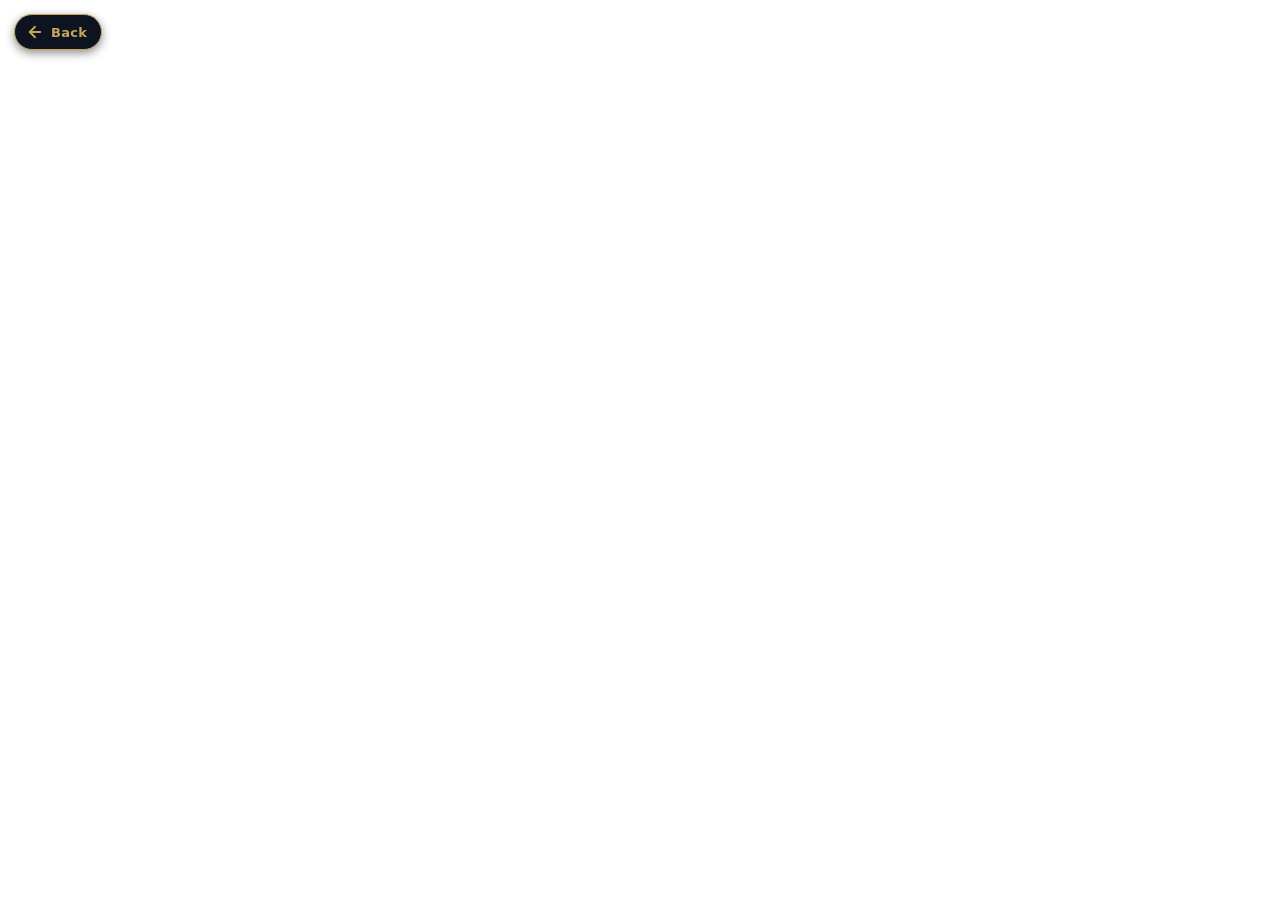
<file: snippets/jw-back.html>
<!--
  Junglewalrus "back to toolbox" button.

  Drop-in HTML+CSS snippet — paste anywhere inside <body> of any tool that
  lives under https://thejunglewalrus.github.io/. Self-contained (no JS, no
  external assets: the left-arrow is an inline SVG so it reads instantly as
  "back" and never waits on a network request).

  Pinned `position: fixed` to the TOP-LEFT of the viewport — where users
  reach for a back control. Links to the hub root in the SAME tab (no
  target=_blank): this is a back button, not a "more tools" cross-link, so
  it should replace the current page rather than spawn a new one.

  The "Back" label is ALWAYS visible (unlike jw-badge's hover reveal) so it
  reads unmistakably as a back button at a glance; hover brightens it and
  nudges the arrow left. Shares the jw-badge family styling: #0e1320 fill,
  #c8a45c gold border/text, rounded pill, drop shadow.

  Sibling to snippets/jw-badge.html — pair them: jw-back top-left, jw-badge
  bottom-right.

  React / single-file projects (hell-rewards-picker): paste straight into
  index.html / index.template.html below <body>.
  SvelteKit / framework projects: paste into the root layout file.
-->

<a href="https://thejunglewalrus.github.io/" class="jw-back"
   title="Back to the Junglewalrus toolbox"
   aria-label="Back to the Junglewalrus toolbox">
  <svg class="jw-back-icon" viewBox="0 0 24 24" width="18" height="18"
       fill="none" stroke="currentColor" stroke-width="2.4"
       stroke-linecap="round" stroke-linejoin="round" aria-hidden="true"
       focusable="false">
    <path d="M19 12H5" />
    <path d="M12 19l-7-7 7-7" />
  </svg>
  <span class="jw-back-label">Back</span>
</a>

<style>
  .jw-back {
    position: fixed;
    top: 14px;
    left: 14px;
    z-index: 1000;
    display: inline-flex;
    align-items: center;
    gap: 7px;
    height: 36px;
    padding: 0 14px 0 11px;
    border-radius: 999px;
    background: #0e1320;
    border: 1px solid #c8a45c;
    color: #c8a45c;
    text-decoration: none;
    box-sizing: border-box;
    line-height: 1;
    transition: background 0.15s, border-color 0.15s, color 0.15s;
    box-shadow: 0 3px 10px rgba(0, 0, 0, 0.45);
  }
  .jw-back-icon {
    width: 18px;
    height: 18px;
    flex: 0 0 auto;
    display: block;
    transition: transform 0.18s ease-out;
  }
  .jw-back-label {
    white-space: nowrap;
    font: 600 13px/1 -apple-system, BlinkMacSystemFont, "Segoe UI", system-ui, sans-serif;
    letter-spacing: 0.02em;
  }
  .jw-back:hover, .jw-back:focus-visible {
    background: #1a2236;
    border-color: #e3c069;
    color: #e3c069;
    text-decoration: none;
  }
  .jw-back:hover .jw-back-icon,
  .jw-back:focus-visible .jw-back-icon { transform: translateX(-2px); }
  .jw-back:focus-visible {
    outline: 2px solid #c8a45c;
    outline-offset: 2px;
  }
  @media (max-width: 480px) {
    .jw-back { top: 10px; left: 10px; height: 32px; padding: 0 12px 0 9px; }
  }
</style>
</file>
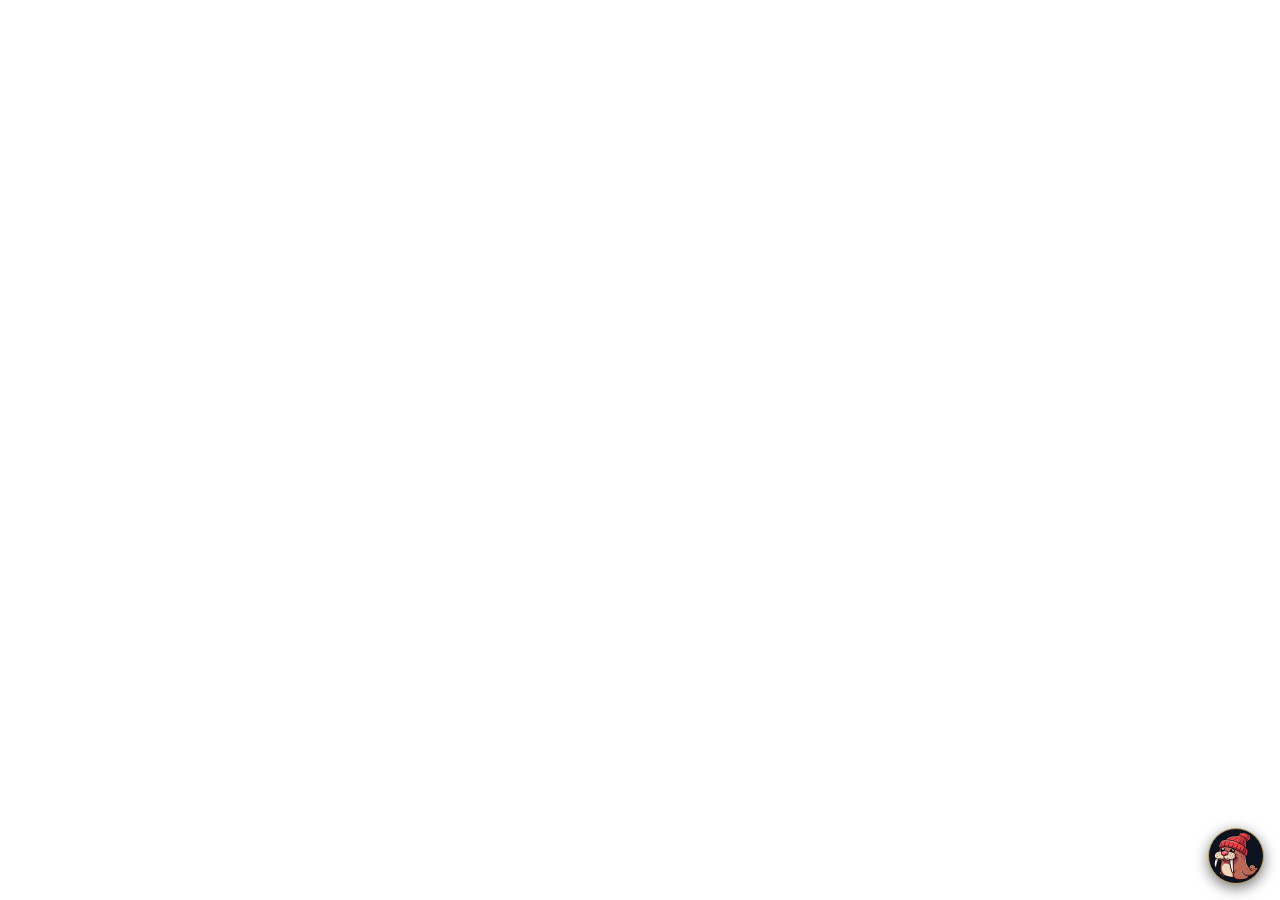
<file: snippets/jw-badge.html>
<!--
  Junglewalrus "back to hub" badge.

  Drop-in HTML+CSS snippet — paste anywhere inside <body> of any tool that
  links from https://thejunglewalrus.github.io/. Self-contained (no JS).
  Walrus image is served from the hub repo's root so updates propagate to
  every tool automatically.

  Pinned `position: fixed` to bottom-right of viewport. Compact 56px circle
  by default, expands on hover to reveal "More tools" label. Bottom-right
  was chosen over top-right because most tools already have their own
  header content top-right (socials, GitHub links, etc).

  React / single-file projects (hell-rewards-picker): paste straight into
  index.html / index.template.html below <body>.
  SvelteKit / framework projects: paste into the root layout file.
-->

<a href="https://thejunglewalrus.github.io/" target="_blank" rel="noopener" class="jw-badge"
   title="More Lost Ark tools by Junglewalrus"
   aria-label="More Lost Ark tools by Junglewalrus">
  <img src="https://thejunglewalrus.github.io/walrus.png" alt="" width="48" height="48" />
  <span class="jw-badge-label">More tools</span>
</a>

<style>
  .jw-badge {
    position: fixed;
    bottom: 16px;
    right: 16px;
    z-index: 1000;
    display: inline-flex;
    align-items: center;
    gap: 8px;
    height: 56px;
    width: 56px;
    padding: 4px;
    border-radius: 999px;
    background: #0e1320;
    border: 1px solid #c8a45c;
    color: #c8a45c;
    text-decoration: none;
    overflow: hidden;
    transition: width 0.22s ease-out, background 0.15s;
    box-shadow: 0 4px 14px rgba(0, 0, 0, 0.55);
    box-sizing: border-box;
  }
  .jw-badge img {
    width: 48px; height: 48px;
    flex-shrink: 0;
    border-radius: 50%;
    object-fit: cover;
    display: block;
  }
  .jw-badge-label {
    white-space: nowrap;
    font: 600 13px/1 -apple-system, BlinkMacSystemFont, "Segoe UI", system-ui, sans-serif;
    letter-spacing: 0.02em;
    opacity: 0;
    padding-right: 14px;
    transition: opacity 0.12s 0.1s ease-in;
  }
  .jw-badge:hover, .jw-badge:focus-visible {
    width: 178px;
    background: rgba(14, 19, 32, 0.96);
    text-decoration: none;
  }
  .jw-badge:hover .jw-badge-label,
  .jw-badge:focus-visible .jw-badge-label { opacity: 1; }
  @media (max-width: 480px) {
    .jw-badge { bottom: 10px; right: 10px; }
  }
</style>
</file>
<file: styles.css>
/* The Jungle Walrus toolbox. Keep these tokens aligned with the calculator shells. */
:root {
  color-scheme: dark;
  --bg: #111820;
  --panel: #1a2530;
  --raised: #23323e;
  --text: #eee9dd;
  --muted: #a8b4bd;
  --gold: #d4b477;
  --gold-bright: #ead2a3;
  --line: #34434d;
  --green: #82c9a5;
  --max-w: 1220px;
  --gutter: clamp(20px, 4vw, 56px);
}
*, *::before, *::after { box-sizing: border-box; }
html { scroll-behavior: smooth; scroll-padding-top: 30px; }
body { margin: 0; background: var(--bg); color: var(--text); font: 400 16px/1.55 'Segoe UI', system-ui, sans-serif; }
button, input, select { font: inherit; }
button, select { cursor: pointer; }
button, input, select { color: var(--text); }
a { color: var(--gold); text-decoration: none; }
a:hover { color: var(--gold-bright); }
button:focus-visible, a:focus-visible, input:focus-visible, select:focus-visible, summary:focus-visible { outline: 2px solid var(--gold); outline-offset: 4px; }
[hidden] { display: none !important; }
.sr-only { position: absolute; width: 1px; height: 1px; margin: -1px; padding: 0; overflow: hidden; clip: rect(0,0,0,0); white-space: nowrap; border: 0; }
.skip-link { position: fixed; top: -100px; left: 20px; z-index: 20; background: var(--gold); color: var(--bg); padding: 12px 20px; border-radius: 6px; }
.skip-link:focus { top: 12px; }
.site-header { border-bottom: 1px solid var(--line); }
.header-inner { max-width: var(--max-w); margin: auto; padding: 20px var(--gutter); display: flex; justify-content: space-between; align-items: center; gap: 28px; }
.brand { display: flex; align-items: center; gap: 14px; color: var(--text); font: 600 19px/1.25 Georgia, serif; white-space: nowrap; }
.brand img { object-fit: contain; }
.brand small { display: block; margin-top: 5px; color: var(--muted); font: 400 12px/1.3 'Segoe UI', sans-serif; }
.tool-nav { display: flex; gap: 8px; }
.tool-nav a { display: flex; align-items: center; min-height: 44px; padding: 8px 15px; color: var(--muted); font-size: 14px; border-radius: 6px; }
.tool-nav a:hover { background: var(--panel); color: var(--text); }
.tool-nav a[aria-current] { background: var(--panel); color: var(--gold); }
.hero { max-width: var(--max-w); margin: auto; padding: 54px var(--gutter) 42px; display: grid; grid-template-columns: minmax(0, 1.65fr) minmax(290px, 1fr); align-items: center; gap: 80px; }
.hero-kicker { margin: 0 0 18px; font-size: 13px; color: var(--gold); display: flex; align-items: center; gap: 10px; }
.small-diamond { width: 6px; height: 6px; background: var(--gold); transform: rotate(45deg); }
h1 { margin: 0; font: 400 clamp(42px, 5vw, 68px)/1.06 Georgia, 'Times New Roman', serif; letter-spacing: -.035em; }
.tagline { max-width: 460px; color: var(--muted); font-size: 16px; margin: 22px 0 0; }
.social-badge { width: 100%; max-width: 350px; justify-self: end; padding: 20px; border: 1px solid var(--line); border-radius: 12px; background: var(--panel); }
.social-identity { display: flex; align-items: center; gap: 13px; margin-bottom: 18px; }
.social-walrus { flex-shrink: 0; object-fit: contain; }
.social-identity h2 { margin: 0; font: 400 22px/1.15 Georgia, serif; }
.social-identity p { margin: 7px 0 0; font-size: 13px; color: var(--muted); }
.social-links { display: grid; grid-template-columns: 1fr 1fr; gap: 8px; }
.social-link { display: flex; justify-content: center; align-items: center; gap: 9px; min-height: 44px; padding: 10px; border: 1px solid var(--line); border-radius: 6px; color: var(--text); font-size: 13px; font-weight: 600; transition: background .15s, border-color .15s; }
.social-link:hover { color: var(--text); background: var(--raised); border-color: var(--muted); }
.social-link svg { width: 18px; height: 18px; flex-shrink: 0; }
.social-twitch { grid-column: 1 / -1; justify-content: flex-start; background: #282236; border-color: #594570; }
.social-twitch svg { color: #c6a0fa; }
.social-twitch:hover { background: #352b47; border-color: #b18adf; }
.social-youtube svg { color: #ff8585; }
.social-discord svg { color: #a5aeff; }
.twitch-status { display: inline-flex; align-items: center; gap: 6px; margin-left: auto; color: #c4b8d4; font-size: 11px; font-weight: 400; white-space: nowrap; }
.twitch-status[data-state="live"] { color: #ffacb2; font-weight: 700; }
.twitch-status[data-state="live"]::before { content: ""; width: 7px; height: 7px; border-radius: 50%; background: #ff7581; box-shadow: 0 0 0 3px #ff75811a; }
.social-translations { display: flex; align-items: center; justify-content: space-between; min-height: 32px; margin-top: 10px; color: var(--muted); font-size: 12px; }
.social-translations:hover { color: var(--gold); }
.featured-tools { max-width: var(--max-w); margin: 0 auto; padding: 0 var(--gutter); display: grid; grid-template-columns: 1fr 1fr; gap: 20px; }
.featured-tool { background: var(--panel); border: 1px solid #5a5140; border-radius: 10px; color: var(--text); padding: 23px 26px 0; overflow: hidden; transition: border-color .15s, background .15s; }
.featured-tool:hover { border-color: var(--gold); background: #202c35; color: var(--text); }
.shop-feature { border-color: #425968; }
.shop-feature:hover { border-color: #86afc0; }
.featured-top { display: flex; justify-content: space-between; align-items: center; gap: 10px; color: var(--gold); font-size: 13px; }
.region-label { border: 1px solid #415461; color: #c1d1dc; border-radius: 4px; padding: 2px 8px; font-size: 11px; }
.featured-main { display: flex; justify-content: space-between; gap: 12px; align-items: center; padding: 24px 0; }
.featured-main h2 { font: 400 clamp(23px, 2.3vw, 30px)/1.2 Georgia, serif; margin: 0 0 10px; letter-spacing: -.02em; }
.featured-main p { color: var(--muted); font-size: 14px; margin: 0; }
.feature-art { flex-shrink: 0; display: grid; place-items: center; width: 80px; height: 80px; background: #121c25; border: 1px solid #35434c; border-radius: 12px; transform: rotate(5deg); }
.feature-art img { width: 58px; height: 58px; object-fit: contain; transform: rotate(-5deg); }
.featured-bottom { display: flex; justify-content: space-between; align-items: center; gap: 12px; border-top: 1px solid var(--line); padding: 15px 0; font-size: 13px; color: var(--gold); }
.featured-bottom > span:first-child { display: flex; gap: 18px; align-items: center; }
.feature-detail { color: var(--muted); font-size: 11px; }
main { max-width: var(--max-w); margin: auto; padding: 54px var(--gutter) 0; }
.directory-heading { display: flex; justify-content: space-between; align-items: center; gap: 20px; margin-bottom: 22px; }
.directory-heading h2 { font: 400 32px/1.2 Georgia, serif; margin: 0; }
.directory-heading p { margin: 6px 0 0; color: var(--muted); font-size: 14px; }
.result-count { color: var(--muted); font-size: 13px; white-space: nowrap; }
.directory-controls { margin-bottom: 36px; }
.search-wrap { position: relative; }
.search-wrap svg { width: 19px; height: 19px; position: absolute; top: 16px; left: 16px; stroke: var(--muted); stroke-width: 1.7; fill: none; pointer-events: none; }
.search-wrap input { width: 100%; padding: 13px 18px 13px 46px; border: 1px solid var(--line); background: #151f29; border-radius: 8px; font-size: 15px; min-height: 50px; }
input::placeholder { color: #a8b4bd; opacity: 1; }
.filter-row { display: flex; align-items: center; justify-content: space-between; gap: 16px; margin-top: 14px; }
.category-filters { display: flex; flex-wrap: wrap; gap: 6px; }
.category-filters button { padding: 8px 15px; border-radius: 6px; min-height: 40px; border: 1px solid transparent; background: transparent; color: var(--muted); font-size: 13px; }
.category-filters button:hover { background: var(--panel); color: var(--text); }
.category-filters button[aria-pressed=true] { background: var(--raised); border-color: #43545e; color: var(--text); }
.region-filter { display: flex; gap: 10px; align-items: center; font-size: 13px; color: var(--muted); }
.region-filter select { background: var(--panel); border: 1px solid var(--line); min-height: 40px; padding: 6px 30px 6px 12px; border-radius: 6px; }
main > section { margin-top: 36px; }
main > section > h2 { font: 600 16px/1.4 'Segoe UI', sans-serif; margin: 0 0 4px; }
.section-blurb { color: var(--muted); font-size: 13px; margin: 0 0 18px; }
.card-grid { display: grid; grid-template-columns: repeat(3, minmax(0, 1fr)); gap: 15px; }
.card { min-width: 0; padding: 22px; border-radius: 8px; border: 1px solid var(--line); background: #17222c; display: flex; flex-direction: column; gap: 14px; }
.card h3, .card h4 { margin: 0; font-size: 17px; font-weight: 600; line-height: 1.35; }
.card .blurb { color: var(--muted); font-size: 14px; line-height: 1.6; margin: 0; }
.cta-row { margin-top: auto; }
.btn-primary { display: inline-flex; align-items: center; gap: 14px; min-height: 40px; font-size: 13px; font-weight: 600; }
.btn-primary:hover { text-decoration: underline; text-underline-offset: 5px; }
.card-meta { display: flex; flex-wrap: wrap; gap: 7px; border-top: 1px solid #2c3b46; padding-top: 14px; }
.pill { color: var(--muted); border: 1px solid #3b4b56; border-radius: 4px; font-size: 11px; line-height: 1.25; padding: 3px 7px; }
.pill-naeu { color: #b1cadb; }
.pill-kr { color: #e6b8a1; }
.pill-ru { color: #dcb2bc; }
.pill-global { color: #b1d1bd; }
.pill-kind { border-color: transparent; padding-left: 0; }
.pill-mine { display: none; }
.translation-grid-a { display: block; }
.translation-card { background: transparent; border: 0; border-top: 1px solid var(--line); border-radius: 0; padding: 21px 0; display: grid; grid-template-columns: 1fr auto; gap: 10px 32px; }
.translation-card:last-child { border-bottom: 1px solid var(--line); }
.t-header { grid-column: 1; display: flex; align-items: baseline; flex-wrap: wrap; gap: 8px 20px; }
.t-date { color: var(--muted); font-size: 12px; white-space: nowrap; }
.translation-card .t-title { font-size: 16px; }
.translation-card .cta-row { grid-column: 2; grid-row: 1 / 4; align-self: center; margin: 0; }
.translation-card .card-meta { border: 0; padding: 0; grid-column: 1; grid-row: 2; }
.translation-summary { grid-column: 1; grid-row: 3; color: var(--muted); font-size: 13px; }
.translation-summary summary { cursor: pointer; min-height: 28px; width: fit-content; }
.translation-summary .blurb { margin-top: 8px; max-width: 75ch; }
.empty-state { padding: 45px 20px; text-align: center; background: var(--panel); border: 1px dashed var(--line); border-radius: 8px; }
.empty-state h3 { margin: 0; font: 400 27px Georgia, serif; }
.empty-state p { color: var(--muted); }
.empty-state button { background: var(--gold); color: var(--bg); border: 0; border-radius: 6px; min-height: 42px; padding: 8px 20px; font-weight: 600; }
.site-footer { border-top: 1px solid var(--line); margin-top: 64px; }
.footer-inner { max-width: var(--max-w); margin: auto; padding: 27px var(--gutter); display: flex; justify-content: space-between; align-items: center; flex-wrap: wrap; gap: 14px; font-size: 12px; color: var(--muted); }
.footer-credit { margin: 0; }
.footer-links { display: flex; flex-wrap: wrap; gap: 10px; align-items: center; }
.footer-links a { min-height: 32px; display: inline-flex; gap: 5px; align-items: center; color: var(--muted); }
.footer-links a:hover { color: var(--text); }
.icon { width: 14px; height: 14px; }
.dot { color: #60717b; }
@media (min-width: 1000px) { #economy .card-grid { grid-template-columns: repeat(4, minmax(0, 1fr)); } #economy .card { padding: 19px; } }
@media (max-width: 950px) { .hero { gap: 40px; } .feature-art { width: 64px; height: 64px; } .feature-art img { width: 48px; height: 48px; } .feature-detail { display: none; } .card-grid { grid-template-columns: repeat(2, minmax(0, 1fr)); } }
@media (max-width: 700px) {
  .header-inner { flex-direction: column; align-items: flex-start; padding-top: 16px; padding-bottom: 12px; gap: 15px; }
  .brand { font-size: 18px; }
  .tool-nav { width: 100%; gap: 3px; }
  .tool-nav a { flex: 1; justify-content: center; font-size: 13px; padding: 8px; }
  .hero { grid-template-columns: 1fr; padding-top: 34px; padding-bottom: 30px; gap: 25px; }
  .hero h1 br { display: none; }
  .hero h1 { max-width: 400px; }
  .social-badge { max-width: 400px; justify-self: start; }
  .tagline { font-size: 15px; margin-top: 17px; }
  .hero-kicker { font-size: 12px; }
  .featured-tools { grid-template-columns: 1fr; gap: 14px; }
  .featured-tool { padding: 20px 20px 0; }
  .featured-main { padding: 19px 0; }
  .featured-main h2 { font-size: 25px; }
  .featured-main p { font-size: 13px; }
  main { padding-top: 36px; }
  .directory-heading { align-items: flex-start; }
  .directory-heading h2 { font-size: 28px; }
  .result-count { padding-top: 5px; }
  .directory-heading p { font-size: 13px; }
  .filter-row { align-items: flex-start; flex-direction: column; gap: 12px; }
  .category-filters { flex-wrap: nowrap; width: 100%; gap: 3px; }
  .category-filters button { padding: 8px 10px; font-size: 12px; }
  .region-filter { align-self: flex-end; }
  .card-grid { grid-template-columns: 1fr; }
  .card { gap: 12px; padding: 20px; }
  .translation-card { padding: 20px 0; gap: 8px; }
  .translation-card .cta-row { grid-column: 1; grid-row: 4; }
  .translation-card .t-header { flex-direction: column; gap: 6px; }
  .footer-inner { align-items: flex-start; flex-direction: column; }
  .footer-links { gap: 8px; }
}
@media (prefers-reduced-motion: reduce) { html { scroll-behavior: auto; } * { transition: none !important; } }
</file>
<file: commands/styles.css>
/* /commands/ — local overrides on top of the root styles.css */

main {
  max-width: var(--max-w);
  margin: 0 auto;
  padding: clamp(1.5rem, 4vw, 3rem) var(--gutter);
}

.cmd-group {
  margin-bottom: clamp(2rem, 5vw, 3rem);
}

.cmd-group h2 {
  font-family: "Cinzel", serif;
  font-weight: 700;
  font-size: clamp(1.4rem, 3vw, 1.9rem);
  color: var(--gold-bright);
  border-bottom: 1px solid var(--gold-dim);
  padding-bottom: 0.4rem;
  margin: 0 0 0.6rem;
}

.cmd-group .group-blurb {
  color: var(--muted);
  margin: 0 0 1rem;
  max-width: 70ch;
}

.cmd-table {
  width: 100%;
  border-collapse: collapse;
  background: var(--panel);
  border: 1px solid var(--gold-dim);
  border-radius: 6px;
  overflow: hidden;
}

.cmd-table tr + tr {
  border-top: 1px solid rgba(154, 160, 180, 0.12);
}

.cmd-table td {
  padding: 0.7rem 1rem;
  vertical-align: top;
}

.cmd-trigger-cell {
  width: clamp(180px, 28%, 320px);
  white-space: nowrap;
}

.cmd-trigger {
  font-family: "JetBrains Mono", "Consolas", monospace;
  font-weight: 600;
  color: var(--gold-bright);
  background: rgba(200, 164, 92, 0.08);
  padding: 0.15rem 0.5rem;
  border-radius: 4px;
  font-size: 0.92rem;
}

.cmd-aliases {
  margin-top: 0.35rem;
  color: var(--muted);
  font-size: 0.82rem;
  white-space: normal;
}

.cmd-aliases code {
  font-family: "JetBrains Mono", "Consolas", monospace;
  color: var(--copper);
  background: transparent;
  padding: 0;
}

.cmd-desc {
  color: var(--text);
  line-height: 1.5;
}

.cmd-desc code {
  font-family: "JetBrains Mono", "Consolas", monospace;
  background: rgba(200, 164, 92, 0.08);
  padding: 0.05rem 0.3rem;
  border-radius: 3px;
  font-size: 0.9em;
}

.cmd-table-customs .cmd-desc {
  color: var(--muted);
  font-size: 0.92rem;
}

.site-footer {
  text-align: center;
  color: var(--muted);
  font-size: 0.85rem;
  padding: 2rem var(--gutter) 3rem;
  border-top: 1px solid var(--gold-dim);
  margin-top: 3rem;
}

/* payout sub-tables inside command rows */
.payout-table {
  margin: 0.55rem 0 0;
  border-collapse: collapse;
  background: rgba(7, 10, 19, 0.55);
  border: 1px solid rgba(154, 160, 180, 0.18);
  border-radius: 4px;
  font-size: 0.88rem;
}
.payout-table td {
  padding: 0.32rem 0.7rem;
  vertical-align: top;
}
.payout-table td + td { border-left: 1px solid rgba(154, 160, 180, 0.12); }
.payout-table tr + tr td { border-top: 1px solid rgba(154, 160, 180, 0.10); }
.payout-outcome {
  color: var(--gold);
  font-family: "JetBrains Mono", "Consolas", monospace;
  white-space: nowrap;
}
.payout-value {
  color: var(--text);
}

/* slot symbol jackpot table (collapsed by default) */
.symbol-details {
  margin-top: 0.55rem;
}
.symbol-details summary {
  cursor: pointer;
  color: var(--copper);
  font-size: 0.85rem;
  padding: 0.2rem 0;
}
.symbol-details summary:hover { color: var(--gold-bright); }
.symbol-table {
  margin-top: 0.4rem;
  border-collapse: collapse;
  background: rgba(7, 10, 19, 0.55);
  border: 1px solid rgba(154, 160, 180, 0.18);
  border-radius: 4px;
  font-size: 0.85rem;
}
.symbol-table th, .symbol-table td {
  padding: 0.28rem 0.7rem;
  text-align: left;
}
.symbol-table th {
  color: var(--muted);
  font-weight: 500;
  border-bottom: 1px solid rgba(154, 160, 180, 0.15);
}
.symbol-table tr + tr td { border-top: 1px solid rgba(154, 160, 180, 0.08); }
.sym-rank { color: var(--muted); width: 2em; }
.sym-name code {
  font-family: "JetBrains Mono", "Consolas", monospace;
  background: rgba(200, 164, 92, 0.08);
  padding: 0.05rem 0.4rem;
  border-radius: 3px;
}
.sym-mult {
  color: var(--gold-bright);
  font-family: "JetBrains Mono", "Consolas", monospace;
  font-weight: 600;
  text-align: right;
}
</file>
